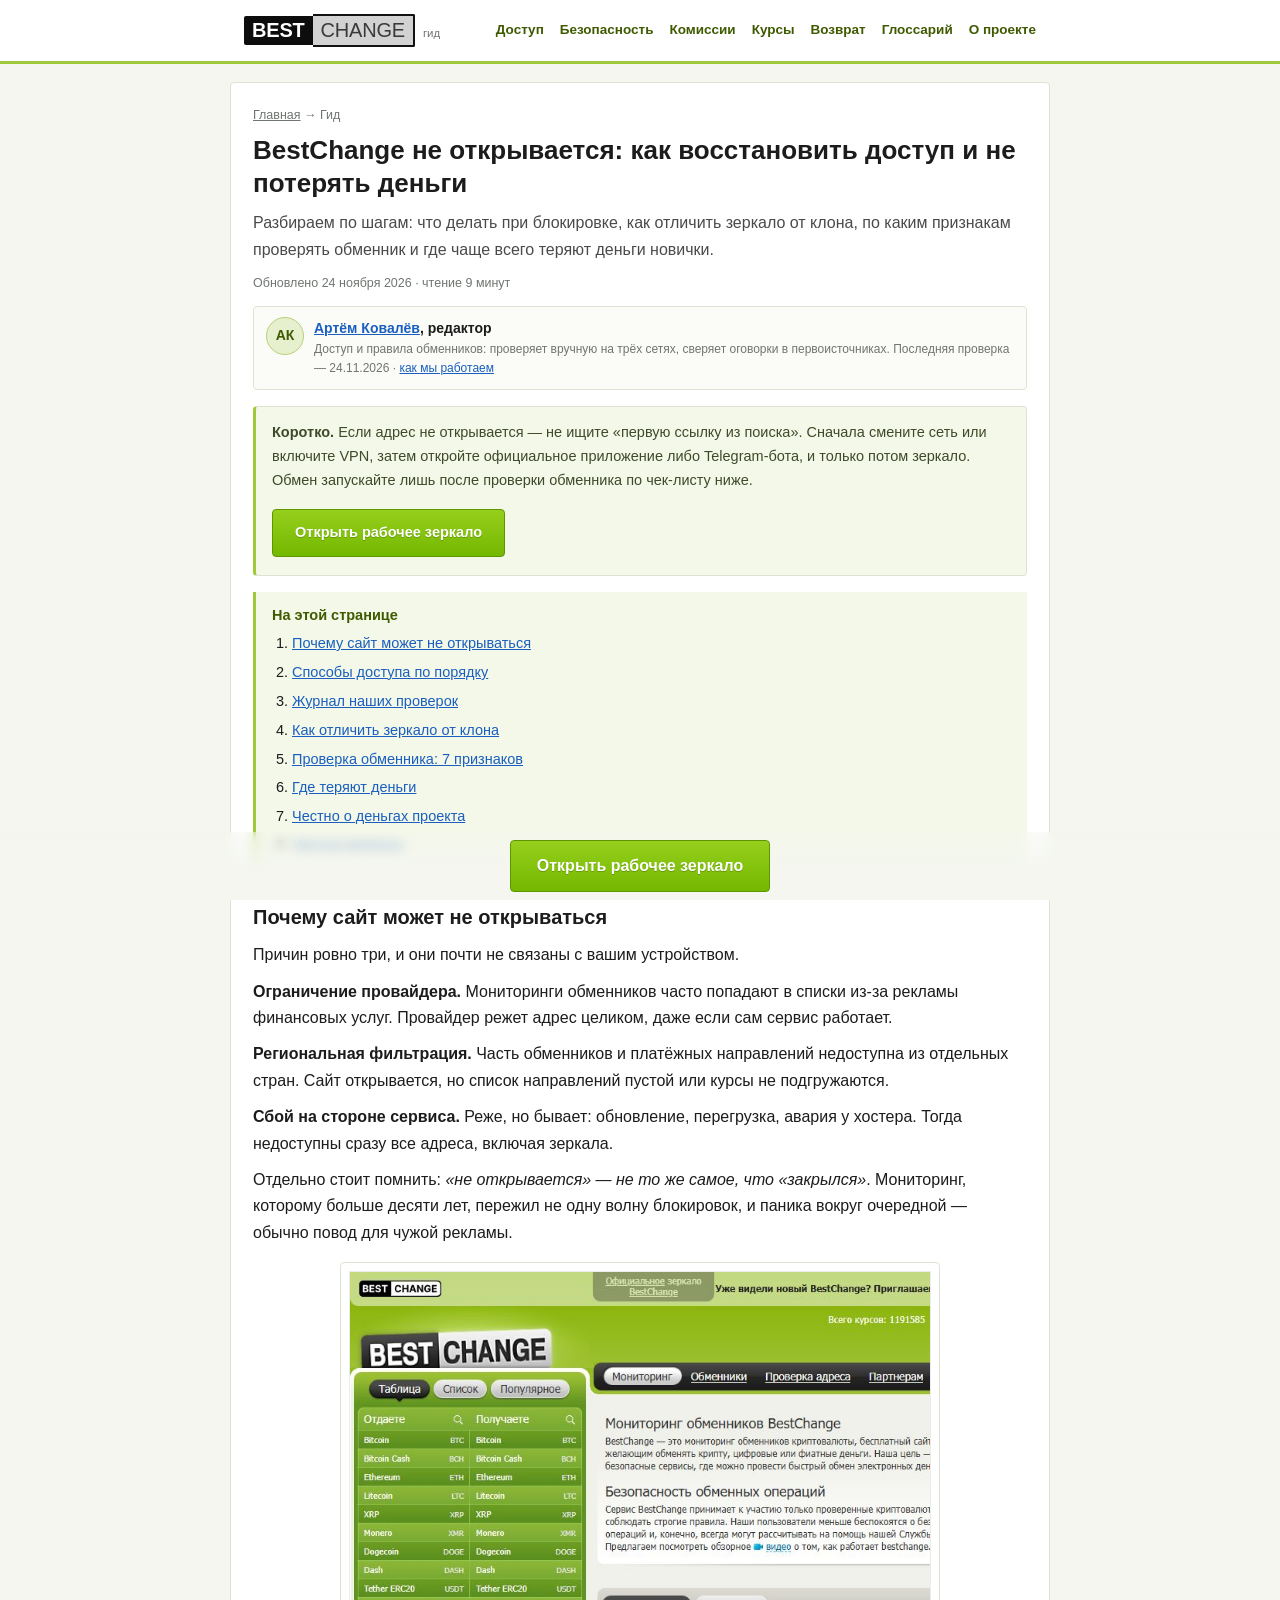
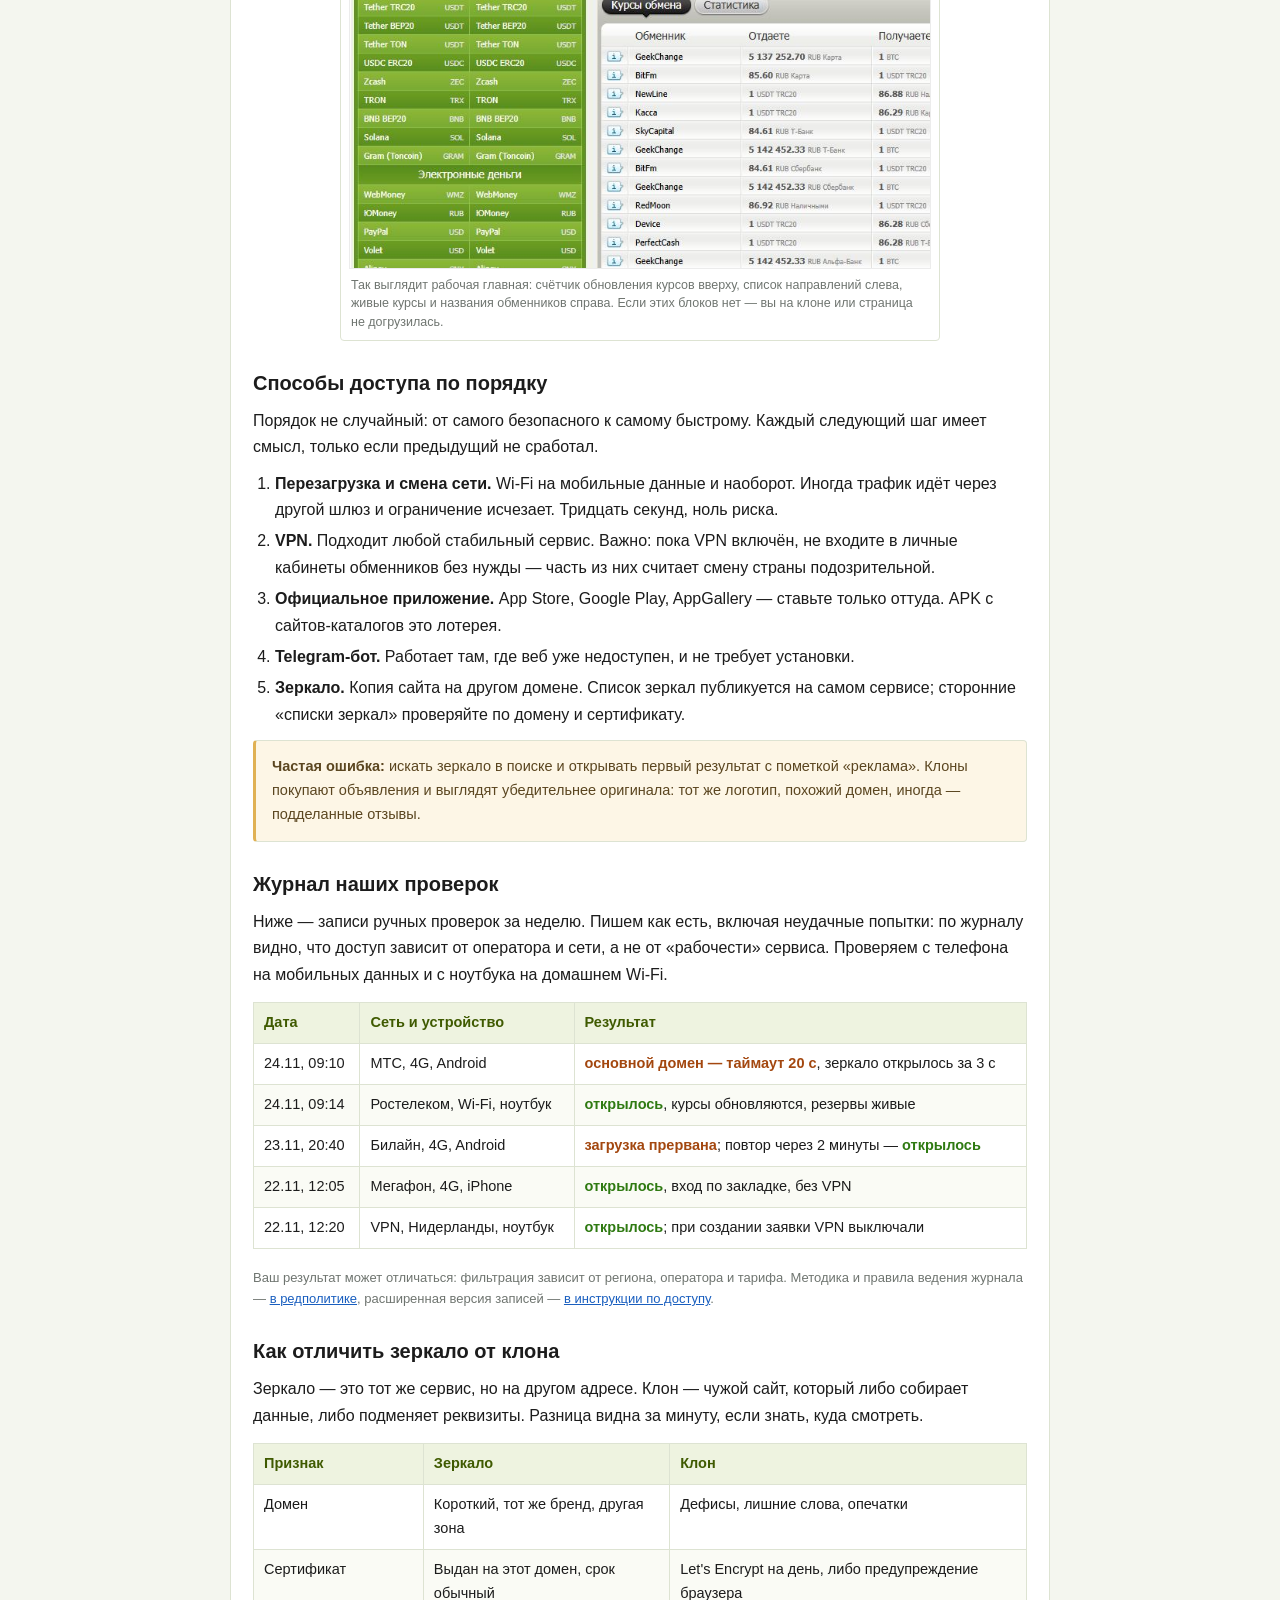
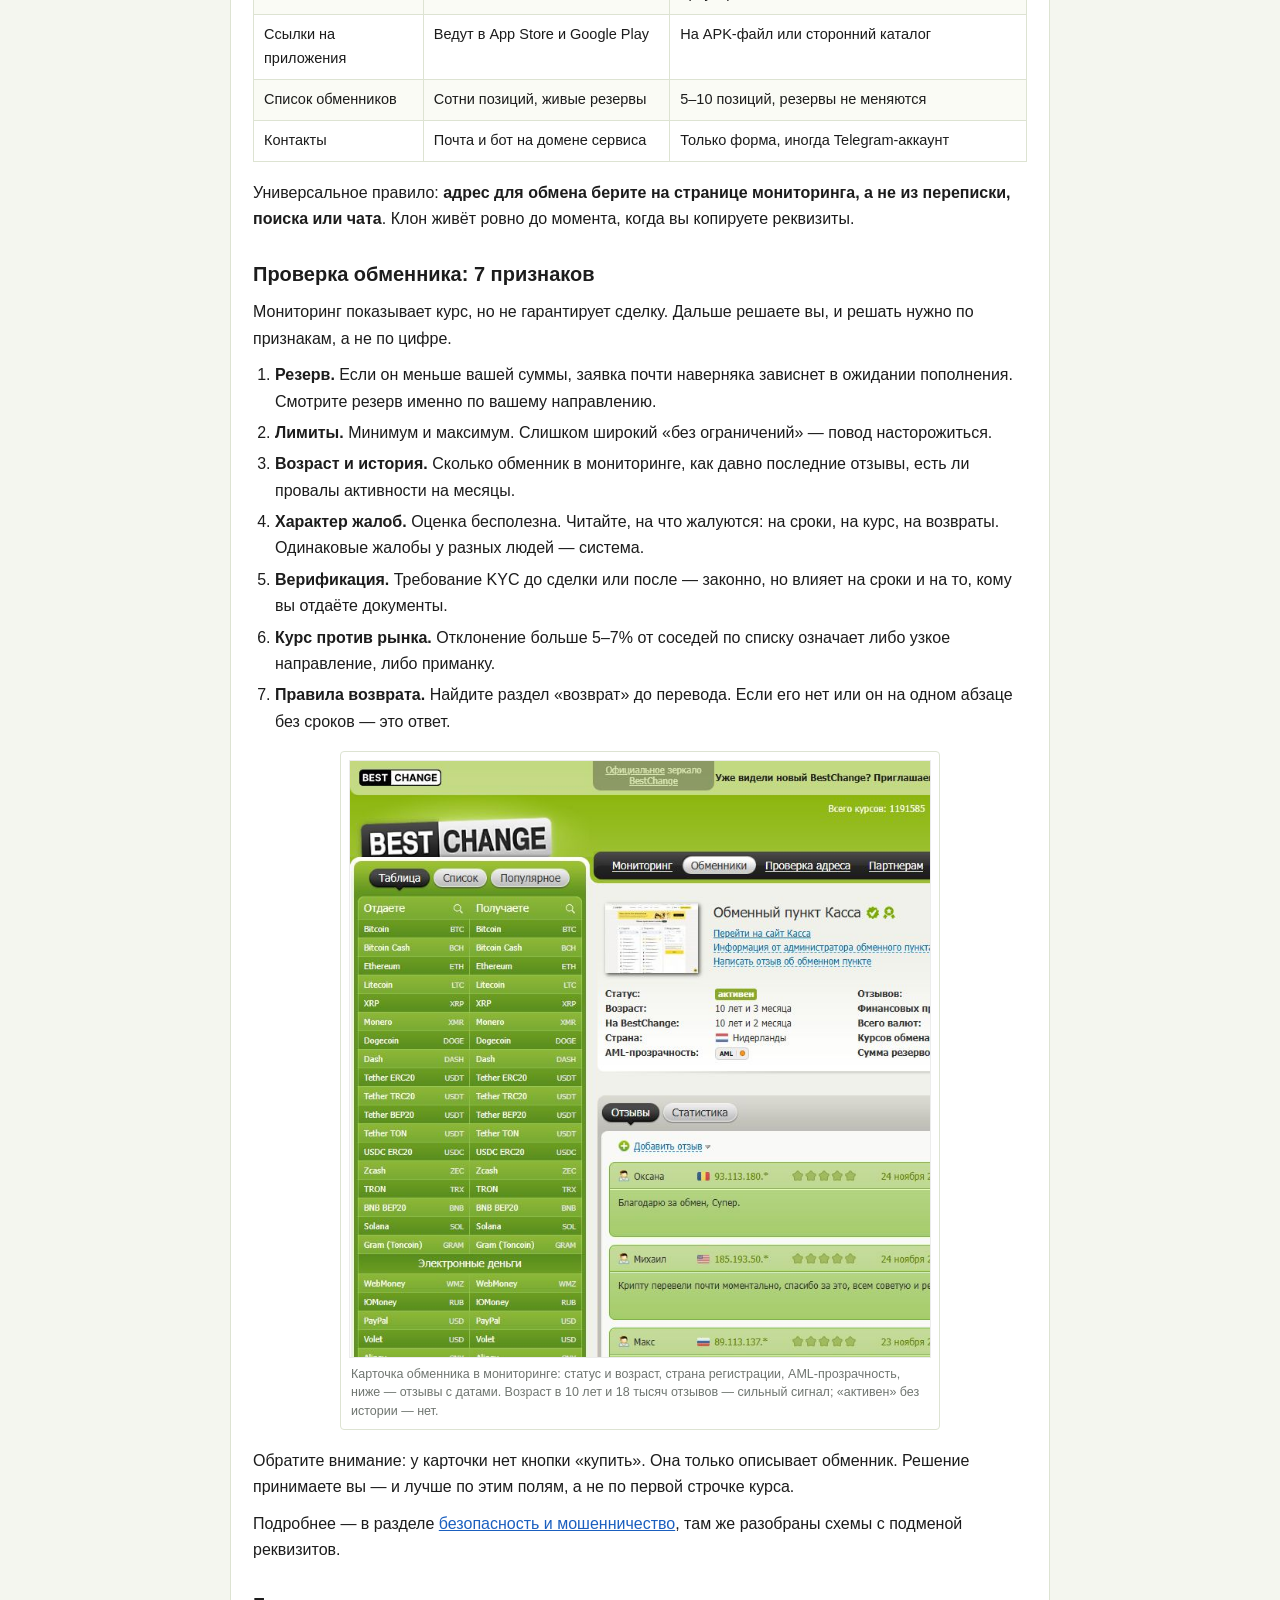
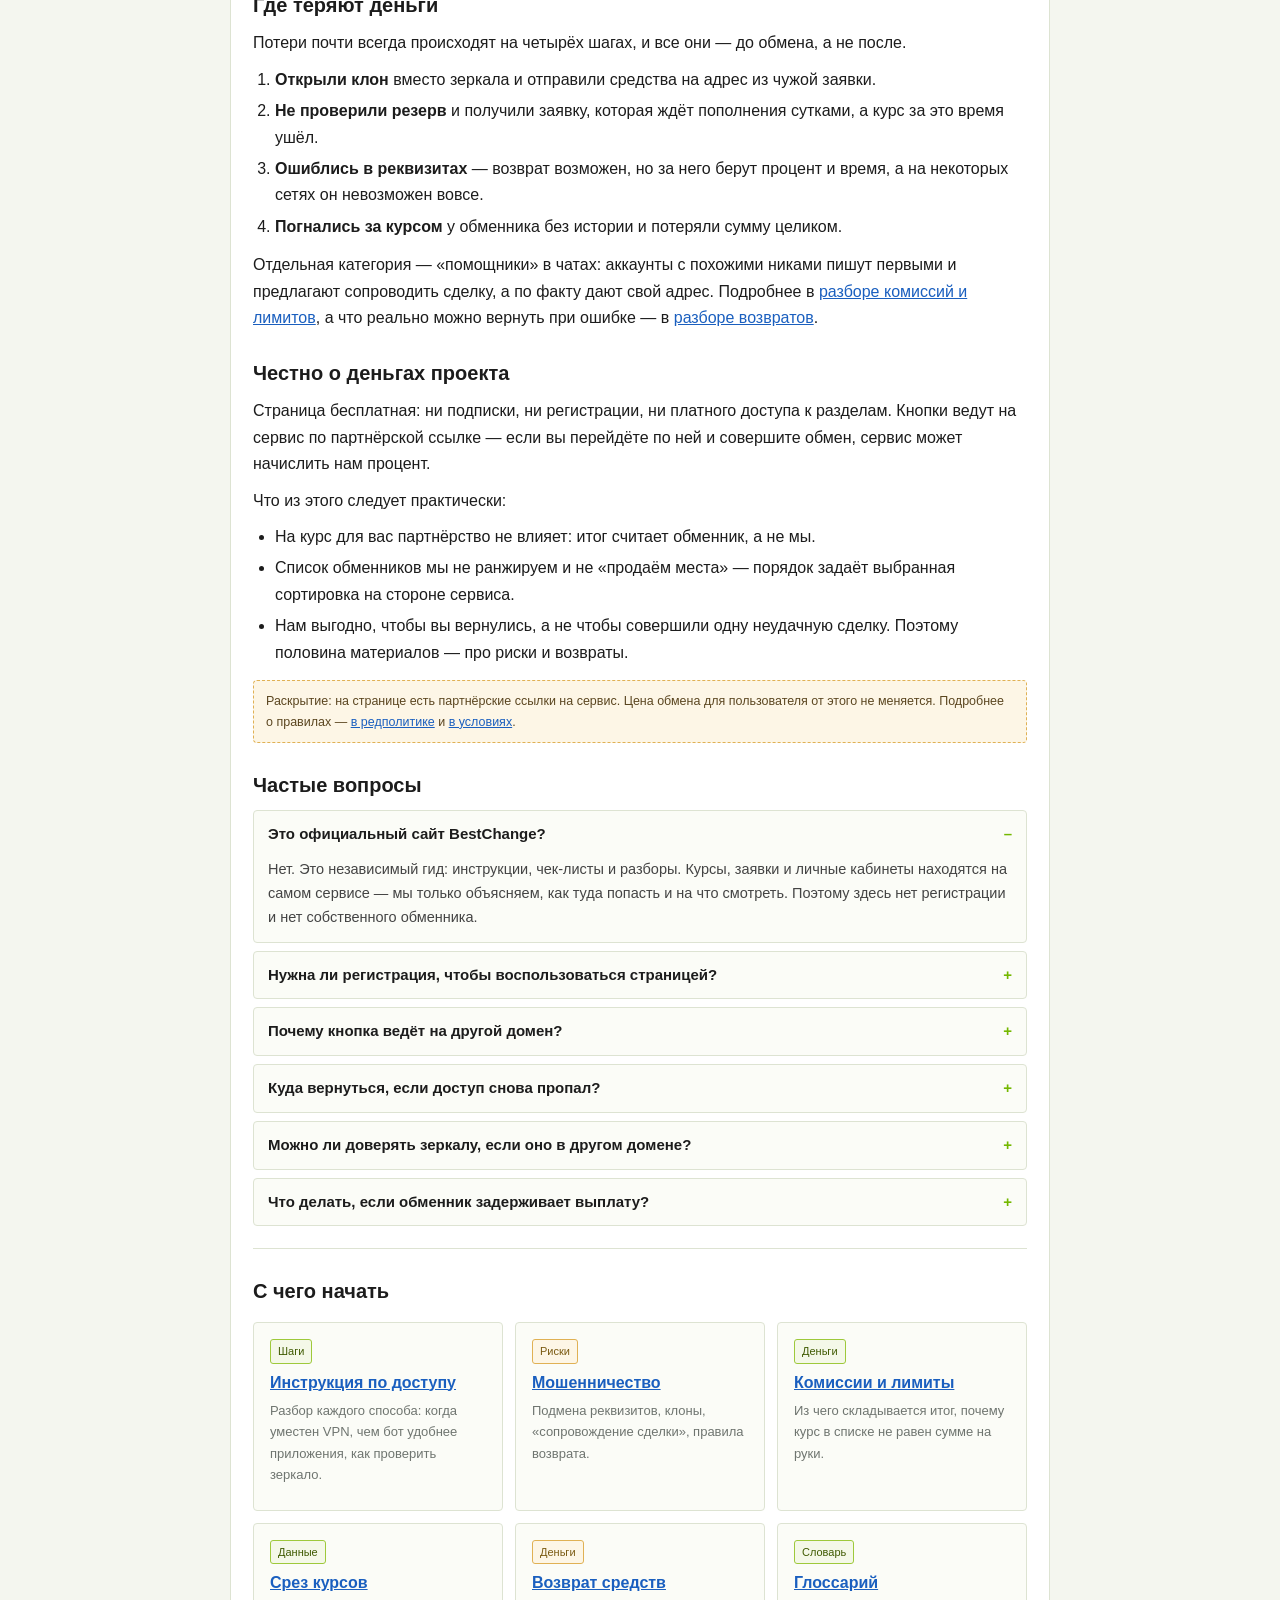
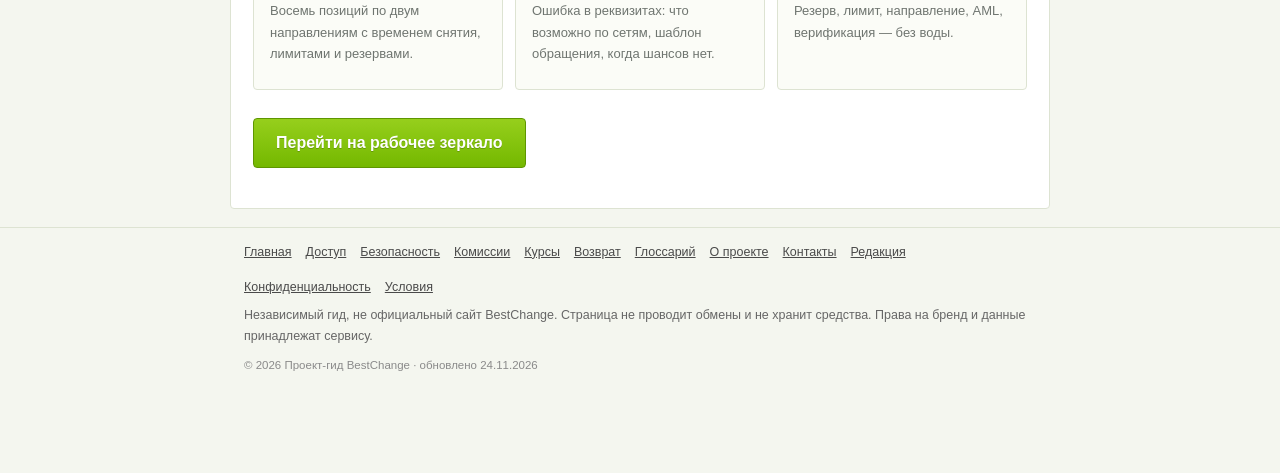
<file: index.html>
<!doctype html>
<html lang="ru">
<head>
<meta charset="utf-8">
<meta name="viewport" content="width=device-width,initial-scale=1">
<title>BestChange не открывается: инструкция, проверка обменников, глоссарий</title>
<meta name="description" content="Что делать, если BestChange не открывается: пошаговые способы доступа, проверка обменника перед обменом, разбор комиссий и лимитов, глоссарий и ответы на частые вопросы.">
<meta name="robots" content="index,follow">
<link rel="canonical" href="https://bestchange-ru.github.io/">
<link rel="icon" href="/favicon.svg" type="image/svg+xml">
<link rel="stylesheet" href="/style.css">
<meta property="og:type" content="website">
<meta property="og:title" content="BestChange не открывается — что делать">
<meta property="og:description" content="Способы восстановить доступ, чек-лист проверки обменника, разбор комиссий, глоссарий и FAQ.">
<meta property="og:url" content="https://bestchange-ru.github.io/">
<script type="application/ld+json">
{"@context":"https://schema.org","@type":"WebSite","name":"BestChange — гид по доступу и обмену","url":"https://bestchange-ru.github.io/","inLanguage":"ru","dateModified":"2026-11-24","publisher":{"@type":"Organization","@id":"https://bestchange-ru.github.io/#org","name":"Проект-гид BestChange","url":"https://bestchange-ru.github.io/","email":"support@seedscan.top","logo":"https://bestchange-ru.github.io/favicon.svg"}}
</script>
<script type="application/ld+json">
{"@context":"https://schema.org","@type":"Article","headline":"BestChange не открывается: как восстановить доступ и не потерять деньги","description":"Пошаговый порядок доступа, проверка обменника, разбор потерь и частые вопросы.","inLanguage":"ru","datePublished":"2026-11-19","dateModified":"2026-11-24","author":{"@type":"Person","name":"Артём Ковалёв","jobTitle":"редактор","url":"https://bestchange-ru.github.io/about.html#author"},"publisher":{"@type":"Organization","@id":"https://bestchange-ru.github.io/#org","name":"Проект-гид BestChange"},"image":["https://bestchange-ru.github.io/shot-monitor.jpg"],"mainEntityOfPage":{"@type":"WebPage","@id":"https://bestchange-ru.github.io/"}}
</script>
<script type="application/ld+json">
{"@context":"https://schema.org","@type":"BreadcrumbList","itemListElement":[{"@type":"ListItem","position":1,"name":"Главная","item":"https://bestchange-ru.github.io/"},{"@type":"ListItem","position":2,"name":"Гид по доступу","item":"https://bestchange-ru.github.io/guide.html"}]}
</script>
<script type="application/ld+json">
{"@context":"https://schema.org","@type":"FAQPage","inLanguage":"ru","mainEntity":[
{"@type":"Question","name":"Это официальный сайт BestChange?","acceptedAnswer":{"@type":"Answer","text":"Нет. Это независимый гид: инструкции, чек-листы и разборы. Курсы, заявки и личные кабинеты находятся на самом сервисе — мы только объясняем, как туда попасть и на что смотреть. Поэтому здесь нет регистрации и нет собственного обменника."}},
{"@type":"Question","name":"Нужна ли регистрация, чтобы воспользоваться страницей?","acceptedAnswer":{"@type":"Answer","text":"Нет. Ни аккаунта, ни установки, ни привязки кошелька. Достаточно открыть материал и перейти по ссылке. Данные не собираются, кроме технической статистики и cookie для оформления."}},
{"@type":"Question","name":"Почему кнопка ведёт на другой домен?","acceptedAnswer":{"@type":"Answer","text":"Потому что мониторинг и обмены живут на стороне сервиса. Мы не дублируем курсы, чтобы они не устаревали: страница объясняет шаги, а актуальные цифры всегда открываются на первоисточнике."}},
{"@type":"Question","name":"Куда вернуться, если доступ снова пропал?","acceptedAnswer":{"@type":"Answer","text":"Сюда же — адрес постоянный. Добавьте страницу в закладки заранее: когда провайдер режет домены, поиск тоже начинает выдавать клоны, а закладка ведёт на тот адрес, который вы проверили сами."}},
{"@type":"Question","name":"Можно ли доверять зеркалу, если оно в другом домене?","acceptedAnswer":{"@type":"Answer","text":"Да, если предыдущее звено проверено и адрес зеркала взято с самого сервиса. Опасен не другой домен как таковой, а переход по адресу из непроверенного источника."}},
{"@type":"Question","name":"Что делать, если обменник задерживает выплату?","acceptedAnswer":{"@type":"Answer","text":"Открыть заявку по номеру, а не переписку с «менеджером». Сроки и правила возврата указаны на странице обменника. Параллельно — отзыв в мониторинге: у крупных площадок модерация реально ускоряет ответ."}}
]}
</script>
</head>
<body class="has-sticky">
<header class="site"><div class="wrap">
  <a class="brand" href="/"><b>BEST</b><i>CHANGE</i><span class="tail">гид</span></a>
  <nav class="top">
    <a href="/guide.html">Доступ</a>
    <a href="/security.html">Безопасность</a>
    <a href="/fees.html">Комиссии</a><a href="/rates.html">Курсы</a><a href="/returns.html">Возврат</a>
    <a href="/glossary.html">Глоссарий</a>
    <a href="/about.html">О проекте</a>
  </nav>
</div></header>

<main class="wrap">
<p class="crumbs"><a href="/">Главная</a> → Гид</p>
<h1>BestChange не открывается: как восстановить доступ и не потерять деньги</h1>
<p class="lead">Разбираем по шагам: что делать при блокировке, как отличить зеркало от клона, по каким признакам проверять обменник и где чаще всего теряют деньги новички.</p>
<p class="meta">Обновлено 24 ноября 2026 · чтение 9 минут</p>

<div class="byline">
  <div class="avatar" aria-hidden="true">АК</div>
  <div>
    <p class="n"><a href="/about.html#author">Артём Ковалёв</a>, редактор</p>
    <p class="m">Доступ и правила обменников: проверяет вручную на трёх сетях, сверяет оговорки в первоисточниках. Последняя проверка — 24.11.2026 · <a href="/editorial.html">как мы работаем</a></p>
  </div>
</div>

<div class="card note">
  <p><strong>Коротко.</strong> Если адрес не открывается — не ищите «первую ссылку из поиска». Сначала смените сеть или включите VPN, затем откройте официальное приложение либо Telegram-бота, и только потом зеркало. Обмен запускайте лишь после проверки обменника по чек-листу ниже.</p>
  <p style="margin:0"><a class="btn" href="https://www.bestchange.net/" rel="noopener">Открыть рабочее зеркало</a></p>
</div>

<div class="toc">
  <strong>На этой странице</strong>
  <ol>
    <li><a href="#why">Почему сайт может не открываться</a></li>
    <li><a href="#steps">Способы доступа по порядку</a></li>
    <li><a href="#checks">Журнал наших проверок</a></li>
    <li><a href="#mirror">Как отличить зеркало от клона</a></li>
    <li><a href="#check">Проверка обменника: 7 признаков</a></li>
    <li><a href="#money">Где теряют деньги</a></li>
    <li><a href="#money-2">Честно о деньгах проекта</a></li>
    <li><a href="#faq">Частые вопросы</a></li>
  </ol>
</div>

<h2 id="why">Почему сайт может не открываться</h2>
<p>Причин ровно три, и они почти не связаны с вашим устройством.</p>
<p><strong>Ограничение провайдера.</strong> Мониторинги обменников часто попадают в списки из-за рекламы финансовых услуг. Провайдер режет адрес целиком, даже если сам сервис работает.</p>
<p><strong>Региональная фильтрация.</strong> Часть обменников и платёжных направлений недоступна из отдельных стран. Сайт открывается, но список направлений пустой или курсы не подгружаются.</p>
<p><strong>Сбой на стороне сервиса.</strong> Реже, но бывает: обновление, перегрузка, авария у хостера. Тогда недоступны сразу все адреса, включая зеркала.</p>
<p>Отдельно стоит помнить: <em>«не открывается» — не то же самое, что «закрылся»</em>. Мониторинг, которому больше десяти лет, пережил не одну волну блокировок, и паника вокруг очередной — обычно повод для чужой рекламы.</p>

<figure class="shot">
  <img src="/shot-monitor.jpg" width="752" height="768" loading="lazy" alt="Главная страница мониторинга: слева список направлений обмена, справа таблица курсов с названиями обменников, сверху счётчик обновления курсов">
  <figcaption>Так выглядит рабочая главная: счётчик обновления курсов вверху, список направлений слева, живые курсы и названия обменников справа. Если этих блоков нет — вы на клоне или страница не догрузилась.</figcaption>
</figure>

<h2 id="steps">Способы доступа по порядку</h2>
<p>Порядок не случайный: от самого безопасного к самому быстрому. Каждый следующий шаг имеет смысл, только если предыдущий не сработал.</p>
<ol>
  <li><strong>Перезагрузка и смена сети.</strong> Wi-Fi на мобильные данные и наоборот. Иногда трафик идёт через другой шлюз и ограничение исчезает. Тридцать секунд, ноль риска.</li>
  <li><strong>VPN.</strong> Подходит любой стабильный сервис. Важно: пока VPN включён, не входите в личные кабинеты обменников без нужды — часть из них считает смену страны подозрительной.</li>
  <li><strong>Официальное приложение.</strong> App Store, Google Play, AppGallery — ставьте только оттуда. APK с сайтов-каталогов это лотерея.</li>
  <li><strong>Telegram-бот.</strong> Работает там, где веб уже недоступен, и не требует установки.</li>
  <li><strong>Зеркало.</strong> Копия сайта на другом домене. Список зеркал публикуется на самом сервисе; сторонние «списки зеркал» проверяйте по домену и сертификату.</li>
</ol>
<div class="card warn">
  <p style="margin:0"><strong>Частая ошибка:</strong> искать зеркало в поиске и открывать первый результат с пометкой «реклама». Клоны покупают объявления и выглядят убедительнее оригинала: тот же логотип, похожий домен, иногда — подделанные отзывы.</p>
</div>

<h2 id="checks">Журнал наших проверок</h2>
<p>Ниже — записи ручных проверок за неделю. Пишем как есть, включая неудачные попытки: по журналу видно, что доступ зависит от оператора и сети, а не от «рабочести» сервиса. Проверяем с телефона на мобильных данных и с ноутбука на домашнем Wi-Fi.</p>
<table class="log">
  <thead><tr><th>Дата</th><th>Сеть и устройство</th><th>Результат</th></tr></thead>
  <tbody>
    <tr><td>24.11, 09:10</td><td>МТС, 4G, Android</td><td><span class="bad">основной домен — таймаут 20 с</span>, зеркало открылось за 3 с</td></tr>
    <tr><td>24.11, 09:14</td><td>Ростелеком, Wi-Fi, ноутбук</td><td><span class="ok">открылось</span>, курсы обновляются, резервы живые</td></tr>
    <tr><td>23.11, 20:40</td><td>Билайн, 4G, Android</td><td><span class="bad">загрузка прервана</span>; повтор через 2 минуты — <span class="ok">открылось</span></td></tr>
    <tr><td>22.11, 12:05</td><td>Мегафон, 4G, iPhone</td><td><span class="ok">открылось</span>, вход по закладке, без VPN</td></tr>
    <tr><td>22.11, 12:20</td><td>VPN, Нидерланды, ноутбук</td><td><span class="ok">открылось</span>; при создании заявки VPN выключали</td></tr>
  </tbody>
</table>
<p class="small muted">Ваш результат может отличаться: фильтрация зависит от региона, оператора и тарифа. Методика и правила ведения журнала — <a href="/editorial.html#checks">в редполитике</a>, расширенная версия записей — <a href="/guide.html#checks">в инструкции по доступу</a>.</p>

<h2 id="mirror">Как отличить зеркало от клона</h2>
<p>Зеркало — это тот же сервис, но на другом адресе. Клон — чужой сайт, который либо собирает данные, либо подменяет реквизиты. Разница видна за минуту, если знать, куда смотреть.</p>
<table>
  <thead><tr><th>Признак</th><th>Зеркало</th><th>Клон</th></tr></thead>
  <tbody>
    <tr><td>Домен</td><td>Короткий, тот же бренд, другая зона</td><td>Дефисы, лишние слова, опечатки</td></tr>
    <tr><td>Сертификат</td><td>Выдан на этот домен, срок обычный</td><td>Let's Encrypt на день, либо предупреждение браузера</td></tr>
    <tr><td>Ссылки на приложения</td><td>Ведут в App Store и Google Play</td><td>На APK-файл или сторонний каталог</td></tr>
    <tr><td>Список обменников</td><td>Сотни позиций, живые резервы</td><td>5–10 позиций, резервы не меняются</td></tr>
    <tr><td>Контакты</td><td>Почта и бот на домене сервиса</td><td>Только форма, иногда Telegram-аккаунт</td></tr>
  </tbody>
</table>
<p>Универсальное правило: <strong>адрес для обмена берите на странице мониторинга, а не из переписки, поиска или чата</strong>. Клон живёт ровно до момента, когда вы копируете реквизиты.</p>

<h2 id="check">Проверка обменника: 7 признаков</h2>
<p>Мониторинг показывает курс, но не гарантирует сделку. Дальше решаете вы, и решать нужно по признакам, а не по цифре.</p>
<ol>
  <li><strong>Резерв.</strong> Если он меньше вашей суммы, заявка почти наверняка зависнет в ожидании пополнения. Смотрите резерв именно по вашему направлению.</li>
  <li><strong>Лимиты.</strong> Минимум и максимум. Слишком широкий «без ограничений» — повод насторожиться.</li>
  <li><strong>Возраст и история.</strong> Сколько обменник в мониторинге, как давно последние отзывы, есть ли провалы активности на месяцы.</li>
  <li><strong>Характер жалоб.</strong> Оценка бесполезна. Читайте, на что жалуются: на сроки, на курс, на возвраты. Одинаковые жалобы у разных людей — система.</li>
  <li><strong>Верификация.</strong> Требование KYC до сделки или после — законно, но влияет на сроки и на то, кому вы отдаёте документы.</li>
  <li><strong>Курс против рынка.</strong> Отклонение больше 5–7% от соседей по списку означает либо узкое направление, либо приманку.</li>
  <li><strong>Правила возврата.</strong> Найдите раздел «возврат» до перевода. Если его нет или он на одном абзаце без сроков — это ответ.</li>
</ol>
<figure class="shot">
  <img src="/shot-card.jpg" width="752" height="768" loading="lazy" alt="Карточка обменника: статус «активен», возраст 10 лет и 3 месяца, страна, уровень AML-прозрачности, отзывы с датами и оценками">
  <figcaption>Карточка обменника в мониторинге: статус и возраст, страна регистрации, AML-прозрачность, ниже — отзывы с датами. Возраст в 10 лет и 18 тысяч отзывов — сильный сигнал; «активен» без истории — нет.</figcaption>
</figure>
<p>Обратите внимание: у карточки нет кнопки «купить». Она только описывает обменник. Решение принимаете вы — и лучше по этим полям, а не по первой строчке курса.</p>
<p>Подробнее — в разделе <a href="/security.html">безопасность и мошенничество</a>, там же разобраны схемы с подменой реквизитов.</p>

<h2 id="money">Где теряют деньги</h2>
<p>Потери почти всегда происходят на четырёх шагах, и все они — до обмена, а не после.</p>
<ol>
  <li><strong>Открыли клон</strong> вместо зеркала и отправили средства на адрес из чужой заявки.</li>
  <li><strong>Не проверили резерв</strong> и получили заявку, которая ждёт пополнения сутками, а курс за это время ушёл.</li>
  <li><strong>Ошиблись в реквизитах</strong> — возврат возможен, но за него берут процент и время, а на некоторых сетях он невозможен вовсе.</li>
  <li><strong>Погнались за курсом</strong> у обменника без истории и потеряли сумму целиком.</li>
</ol>
<p>Отдельная категория — «помощники» в чатах: аккаунты с похожими никами пишут первыми и предлагают сопроводить сделку, а по факту дают свой адрес. Подробнее в <a href="/fees.html">разборе комиссий и лимитов</a>, а что реально можно вернуть при ошибке — в <a href="/returns.html">разборе возвратов</a>.</p>

<h2 id="money-2">Честно о деньгах проекта</h2>
<p>Страница бесплатная: ни подписки, ни регистрации, ни платного доступа к разделам. Кнопки ведут на сервис по партнёрской ссылке — если вы перейдёте по ней и совершите обмен, сервис может начислить нам процент.</p>
<p>Что из этого следует практически:</p>
<ul>
<li>На курс для вас партнёрство не влияет: итог считает обменник, а не мы.</li>
<li>Список обменников мы не ранжируем и не «продаём места» — порядок задаёт выбранная сортировка на стороне сервиса.</li>
<li>Нам выгодно, чтобы вы вернулись, а не чтобы совершили одну неудачную сделку. Поэтому половина материалов — про риски и возвраты.</li>
</ul>
<div class="disclosure">Раскрытие: на странице есть партнёрские ссылки на сервис. Цена обмена для пользователя от этого не меняется. Подробнее о правилах — <a href="/editorial.html#money">в редполитике</a> и <a href="/terms.html">в условиях</a>.</div>

<h2 id="faq">Частые вопросы</h2>
<details open><summary>Это официальный сайт BestChange?</summary><p>Нет. Это независимый гид: инструкции, чек-листы и разборы. Курсы, заявки и личные кабинеты находятся на самом сервисе — мы только объясняем, как туда попасть и на что смотреть. Поэтому здесь нет регистрации и нет собственного обменника.</p></details>
<details><summary>Нужна ли регистрация, чтобы воспользоваться страницей?</summary><p>Нет. Ни аккаунта, ни установки, ни привязки кошелька. Достаточно открыть материал и перейти по ссылке. Данные не собираются, кроме технической статистики и cookie для оформления.</p></details>
<details><summary>Почему кнопка ведёт на другой домен?</summary><p>Потому что мониторинг и обмены живут на стороне сервиса. Мы не дублируем курсы, чтобы они не устаревали: страница объясняет шаги, а актуальные цифры всегда открываются на первоисточнике.</p></details>
<details><summary>Куда вернуться, если доступ снова пропал?</summary><p>Сюда же — адрес постоянный. Добавьте страницу в закладки заранее: когда провайдер режет домены, поиск тоже начинает выдавать клоны, а закладка ведёт на тот адрес, который вы проверили сами.</p></details>
<details><summary>Можно ли доверять зеркалу, если оно в другом домене?</summary><p>Да, если предыдущее звено проверено и адрес зеркала взято с самого сервиса. Опасен не другой домен как таковой, а переход по адресу из непроверенного источника.</p></details>
<details><summary>Что делать, если обменник задерживает выплату?</summary><p>Открыть заявку по номеру, а не переписку с «менеджером». Сроки и правила возврата указаны на странице обменника. Параллельно — отзыв в мониторинге: у крупных площадок модерация реально ускоряет ответ.</p></details>

<hr>
<h2>С чего начать</h2>
<div class="grid">
  <div class="card"><span class="tag">Шаги</span><h3><a href="/guide.html">Инструкция по доступу</a></h3><p class="small muted">Разбор каждого способа: когда уместен VPN, чем бот удобнее приложения, как проверить зеркало.</p></div>
  <div class="card"><span class="tag warn">Риски</span><h3><a href="/security.html">Мошенничество</a></h3><p class="small muted">Подмена реквизитов, клоны, «сопровождение сделки», правила возврата.</p></div>
  <div class="card"><span class="tag">Деньги</span><h3><a href="/fees.html">Комиссии и лимиты</a></h3><p class="small muted">Из чего складывается итог, почему курс в списке не равен сумме на руки.</p></div>
  <div class="card"><span class="tag">Данные</span><h3><a href="/rates.html">Срез курсов</a></h3><p class="small muted">Восемь позиций по двум направлениям с временем снятия, лимитами и резервами.</p></div>
  <div class="card"><span class="tag warn">Деньги</span><h3><a href="/returns.html">Возврат средств</a></h3><p class="small muted">Ошибка в реквизитах: что возможно по сетям, шаблон обращения, когда шансов нет.</p></div>
  <div class="card"><span class="tag">Словарь</span><h3><a href="/glossary.html">Глоссарий</a></h3><p class="small muted">Резерв, лимит, направление, AML, верификация — без воды.</p></div>
</div>
<p style="margin-top:22px"><a class="btn" href="https://www.bestchange.net/" rel="noopener">Перейти на рабочее зеркало</a></p>
</main>

<footer class="site"><div class="wrap">
  <div class="cols">
    <a href="/">Главная</a><a href="/guide.html">Доступ</a><a href="/security.html">Безопасность</a>
    <a href="/fees.html">Комиссии</a><a href="/rates.html">Курсы</a><a href="/returns.html">Возврат</a><a href="/glossary.html">Глоссарий</a><a href="/about.html">О проекте</a>
    <a href="/contacts.html">Контакты</a><a href="/editorial.html">Редакция</a>
    <a href="/privacy.html">Конфиденциальность</a><a href="/terms.html">Условия</a>
  </div>
  <p>Независимый гид, не официальный сайт BestChange. Страница не проводит обмены и не хранит средства. Права на бренд и данные принадлежат сервису.</p>
  <p class="small">© 2026 Проект-гид BestChange · обновлено 24.11.2026</p>
</div></footer>
<div class="sticky"><a class="btn" href="https://www.bestchange.net/" rel="noopener">Открыть рабочее зеркало</a></div>
</body>
</html>
</file>
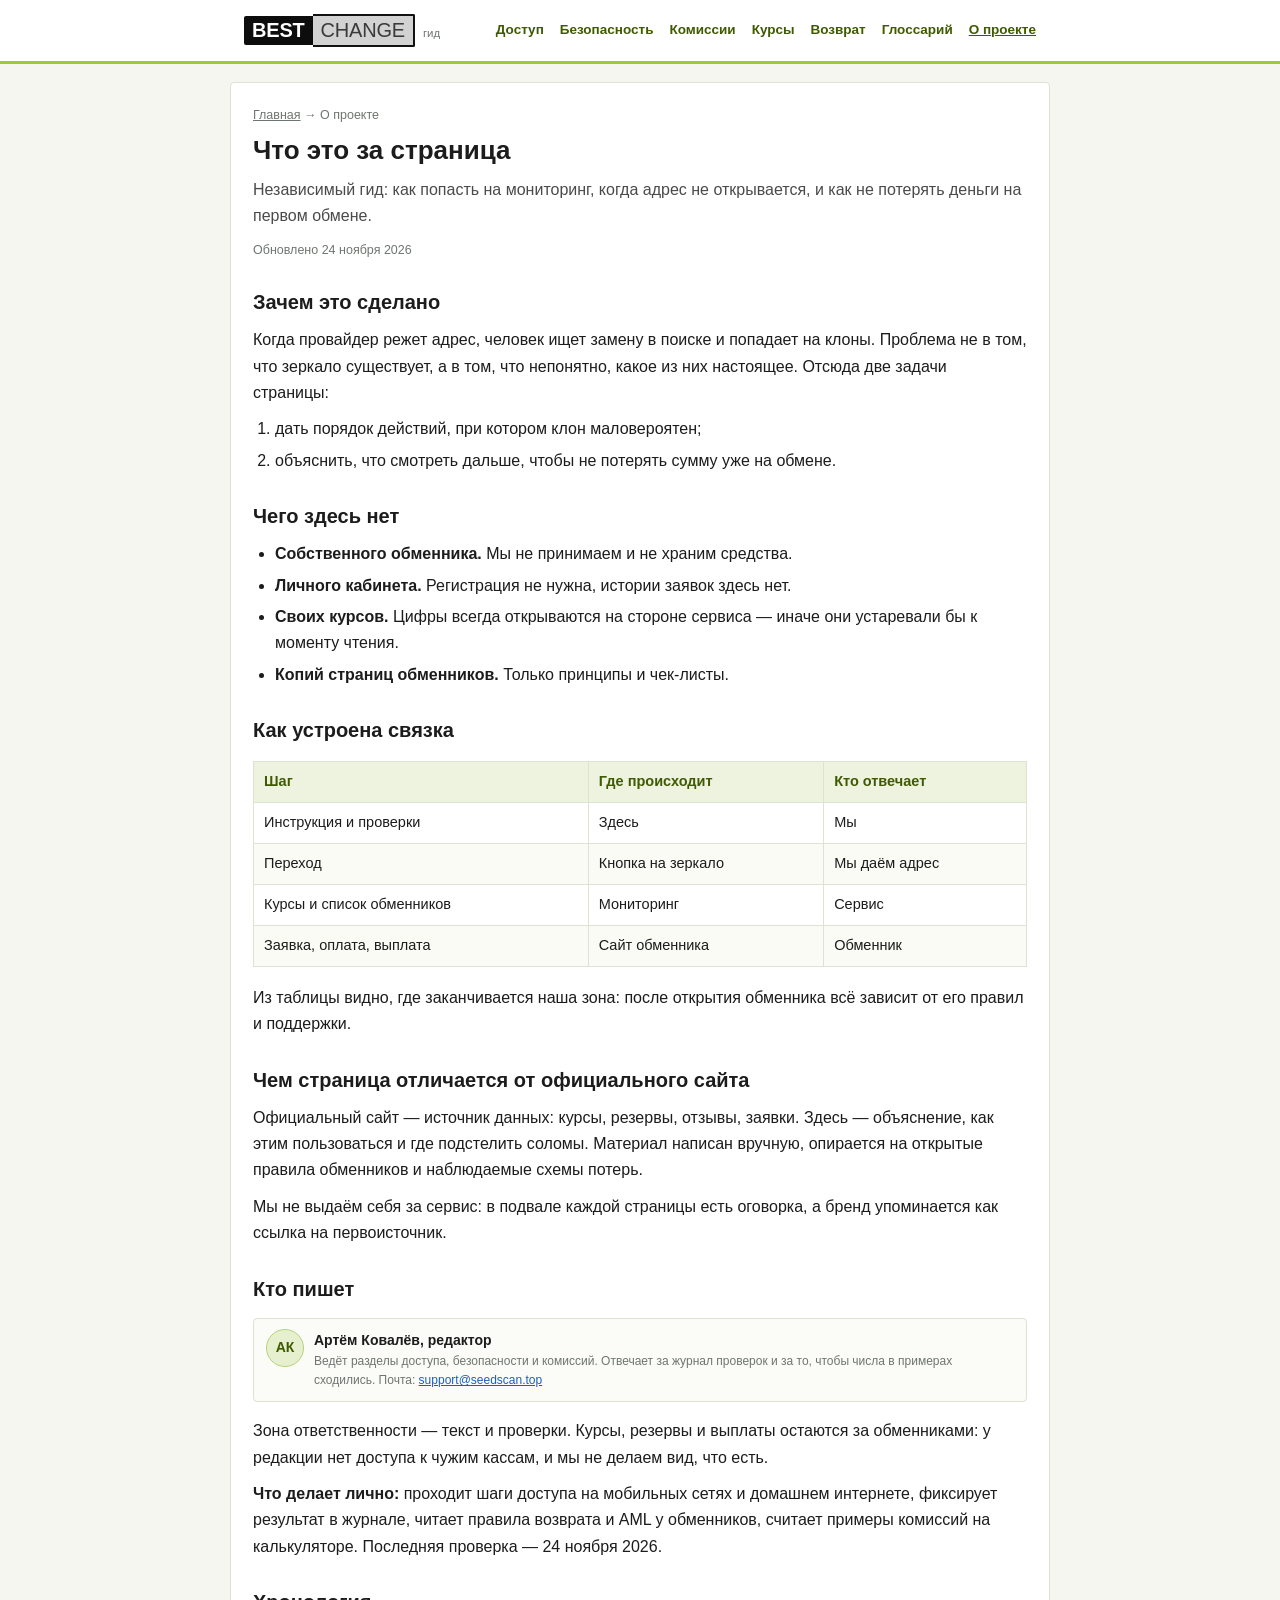
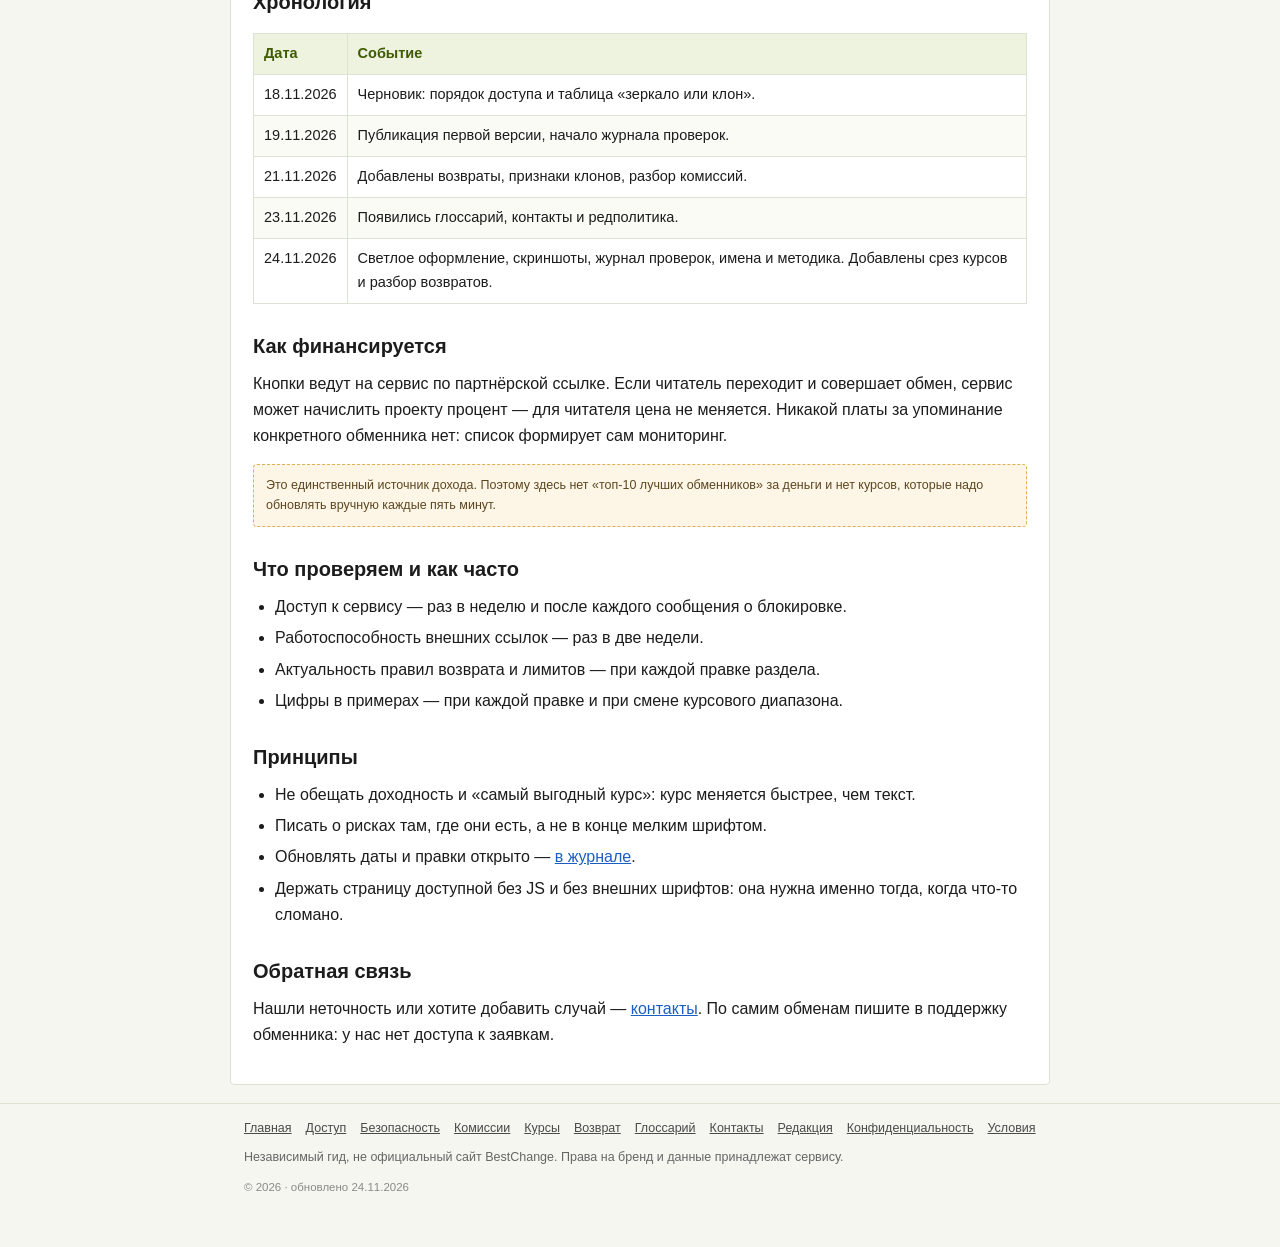
<file: about.html>
<!doctype html>
<html lang="ru">
<head>
<meta charset="utf-8">
<meta name="viewport" content="width=device-width,initial-scale=1">
<title>О проекте: что это за страница и чего здесь нет</title>
<meta name="description" content="Независимый гид по доступу к BestChange: зачем сделан, что здесь есть и чего нет, как устроена связка «страница → зеркало → обменник → заявка».">
<link rel="canonical" href="https://bestchange-ru.github.io/about.html">
<link rel="icon" href="/favicon.svg" type="image/svg+xml">
<link rel="stylesheet" href="/style.css">
<script type="application/ld+json">
{"@context":"https://schema.org","@type":"AboutPage","name":"О проекте","url":"https://bestchange-ru.github.io/about.html","inLanguage":"ru","dateModified":"2026-11-24","publisher":{"@type":"Organization","@id":"https://bestchange-ru.github.io/#org","name":"Проект-гид BestChange","url":"https://bestchange-ru.github.io/","email":"support@seedscan.top","logo":"https://bestchange-ru.github.io/favicon.svg"},"mainEntity":{"@type":"Person","@id":"https://bestchange-ru.github.io/about.html#author","name":"Артём Ковалёв","jobTitle":"редактор","worksFor":{"@type":"Organization","name":"Проект-гид BestChange"}}}
</script>
<script type="application/ld+json">
{"@context":"https://schema.org","@type":"BreadcrumbList","itemListElement":[{"@type":"ListItem","position":1,"name":"Главная","item":"https://bestchange-ru.github.io/"},{"@type":"ListItem","position":2,"name":"О проекте","item":"https://bestchange-ru.github.io/about.html"}]}
</script>
</head>
<body>
<header class="site"><div class="wrap">
  <a class="brand" href="/"><b>BEST</b><i>CHANGE</i><span class="tail">гид</span></a>
  <nav class="top">
    <a href="/guide.html">Доступ</a><a href="/security.html">Безопасность</a>
    <a href="/fees.html">Комиссии</a><a href="/rates.html">Курсы</a><a href="/returns.html">Возврат</a><a href="/glossary.html">Глоссарий</a><a href="/about.html" aria-current="page">О проекте</a>
  </nav>
</div></header>

<main class="wrap">
<p class="crumbs"><a href="/">Главная</a> → О проекте</p>
<h1>Что это за страница</h1>
<p class="lead">Независимый гид: как попасть на мониторинг, когда адрес не открывается, и как не потерять деньги на первом обмене.</p>
<p class="meta">Обновлено 24 ноября 2026</p>

<h2>Зачем это сделано</h2>
<p>Когда провайдер режет адрес, человек ищет замену в поиске и попадает на клоны. Проблема не в том, что зеркало существует, а в том, что непонятно, какое из них настоящее. Отсюда две задачи страницы:</p>
<ol>
<li>дать порядок действий, при котором клон маловероятен;</li>
<li>объяснить, что смотреть дальше, чтобы не потерять сумму уже на обмене.</li>
</ol>

<h2>Чего здесь нет</h2>
<ul>
<li><strong>Собственного обменника.</strong> Мы не принимаем и не храним средства.</li>
<li><strong>Личного кабинета.</strong> Регистрация не нужна, истории заявок здесь нет.</li>
<li><strong>Своих курсов.</strong> Цифры всегда открываются на стороне сервиса — иначе они устаревали бы к моменту чтения.</li>
<li><strong>Копий страниц обменников.</strong> Только принципы и чек-листы.</li>
</ul>

<h2>Как устроена связка</h2>
<table>
<thead><tr><th>Шаг</th><th>Где происходит</th><th>Кто отвечает</th></tr></thead>
<tbody>
<tr><td>Инструкция и проверки</td><td>Здесь</td><td>Мы</td></tr>
<tr><td>Переход</td><td>Кнопка на зеркало</td><td>Мы даём адрес</td></tr>
<tr><td>Курсы и список обменников</td><td>Мониторинг</td><td>Сервис</td></tr>
<tr><td>Заявка, оплата, выплата</td><td>Сайт обменника</td><td>Обменник</td></tr>
</tbody>
</table>
<p>Из таблицы видно, где заканчивается наша зона: после открытия обменника всё зависит от его правил и поддержки.</p>

<h2>Чем страница отличается от официального сайта</h2>
<p>Официальный сайт — источник данных: курсы, резервы, отзывы, заявки. Здесь — объяснение, как этим пользоваться и где подстелить соломы. Материал написан вручную, опирается на открытые правила обменников и наблюдаемые схемы потерь.</p>
<p>Мы не выдаём себя за сервис: в подвале каждой страницы есть оговорка, а бренд упоминается как ссылка на первоисточник.</p>

<h2 id="author">Кто пишет</h2>
<div class="byline">
  <div class="avatar" aria-hidden="true">АК</div>
  <div>
    <p class="n">Артём Ковалёв, редактор</p>
    <p class="m">Ведёт разделы доступа, безопасности и комиссий. Отвечает за журнал проверок и за то, чтобы числа в примерах сходились. Почта: <a href="mailto:support@seedscan.top">support@seedscan.top</a></p>
  </div>
</div>
<p>Зона ответственности — текст и проверки. Курсы, резервы и выплаты остаются за обменниками: у редакции нет доступа к чужим кассам, и мы не делаем вид, что есть.</p>
<p><strong>Что делает лично:</strong> проходит шаги доступа на мобильных сетях и домашнем интернете, фиксирует результат в журнале, читает правила возврата и AML у обменников, считает примеры комиссий на калькуляторе. Последняя проверка — 24 ноября 2026.</p>

<h2>Хронология</h2>
<table>
<thead><tr><th>Дата</th><th>Событие</th></tr></thead>
<tbody>
<tr><td>18.11.2026</td><td>Черновик: порядок доступа и таблица «зеркало или клон».</td></tr>
<tr><td>19.11.2026</td><td>Публикация первой версии, начало журнала проверок.</td></tr>
<tr><td>21.11.2026</td><td>Добавлены возвраты, признаки клонов, разбор комиссий.</td></tr>
<tr><td>23.11.2026</td><td>Появились глоссарий, контакты и редполитика.</td></tr>
<tr><td>24.11.2026</td><td>Светлое оформление, скриншоты, журнал проверок, имена и методика. Добавлены срез курсов и разбор возвратов.</td></tr>
</tbody>
</table>

<h2>Как финансируется</h2>
<p>Кнопки ведут на сервис по партнёрской ссылке. Если читатель переходит и совершает обмен, сервис может начислить проекту процент — для читателя цена не меняется. Никакой платы за упоминание конкретного обменника нет: список формирует сам мониторинг.</p>
<div class="disclosure">Это единственный источник дохода. Поэтому здесь нет «топ-10 лучших обменников» за деньги и нет курсов, которые надо обновлять вручную каждые пять минут.</div>

<h2>Что проверяем и как часто</h2>
<ul>
<li>Доступ к сервису — раз в неделю и после каждого сообщения о блокировке.</li>
<li>Работоспособность внешних ссылок — раз в две недели.</li>
<li>Актуальность правил возврата и лимитов — при каждой правке раздела.</li>
<li>Цифры в примерах — при каждой правке и при смене курсового диапазона.</li>
</ul>

<h2>Принципы</h2>
<ul>
<li>Не обещать доходность и «самый выгодный курс»: курс меняется быстрее, чем текст.</li>
<li>Писать о рисках там, где они есть, а не в конце мелким шрифтом.</li>
<li>Обновлять даты и правки открыто — <a href="/editorial.html">в журнале</a>.</li>
<li>Держать страницу доступной без JS и без внешних шрифтов: она нужна именно тогда, когда что-то сломано.</li>
</ul>

<h2>Обратная связь</h2>
<p>Нашли неточность или хотите добавить случай — <a href="/contacts.html">контакты</a>. По самим обменам пишите в поддержку обменника: у нас нет доступа к заявкам.</p>
</main>

<footer class="site"><div class="wrap">
  <div class="cols"><a href="/">Главная</a><a href="/guide.html">Доступ</a><a href="/security.html">Безопасность</a><a href="/fees.html">Комиссии</a><a href="/rates.html">Курсы</a><a href="/returns.html">Возврат</a><a href="/glossary.html">Глоссарий</a><a href="/contacts.html">Контакты</a><a href="/editorial.html">Редакция</a><a href="/privacy.html">Конфиденциальность</a><a href="/terms.html">Условия</a></div>
  <p>Независимый гид, не официальный сайт BestChange. Права на бренд и данные принадлежат сервису.</p>
  <p class="small">© 2026 · обновлено 24.11.2026</p>
</div></footer>
</body>
</html>
</file>
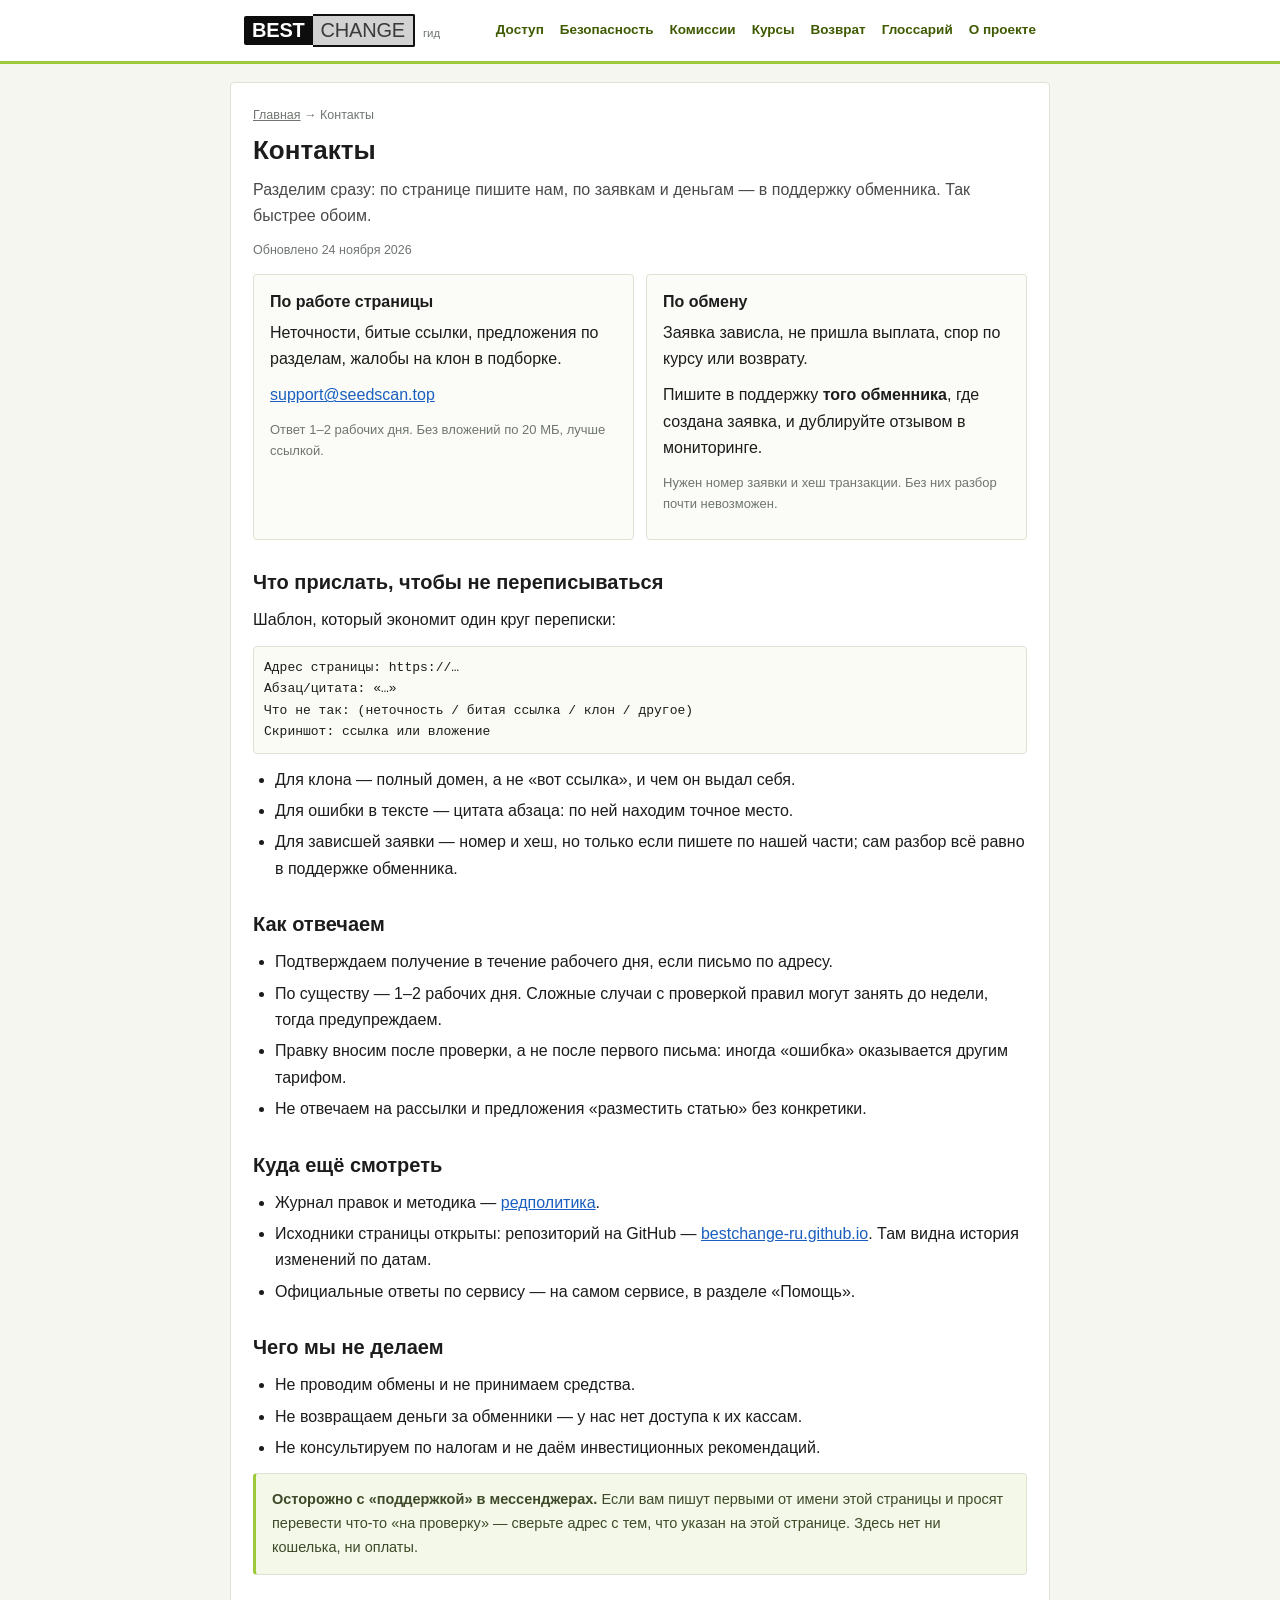
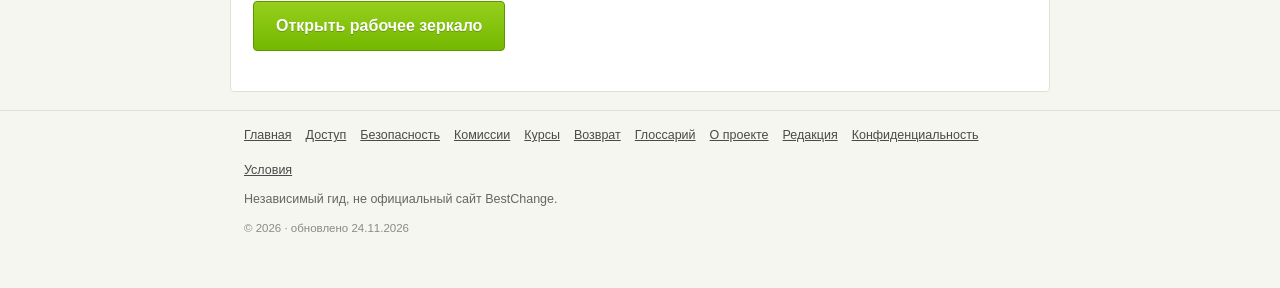
<file: contacts.html>
<!doctype html>
<html lang="ru">
<head>
<meta charset="utf-8">
<meta name="viewport" content="width=device-width,initial-scale=1">
<title>Контакты проекта</title>
<meta name="description" content="Куда писать по работе страницы и куда — по обменам: почта, Telegram, время ответа, разграничение ответственности.">
<link rel="canonical" href="https://bestchange-ru.github.io/contacts.html">
<link rel="icon" href="/favicon.svg" type="image/svg+xml">
<link rel="stylesheet" href="/style.css">
<script type="application/ld+json">
{"@context":"https://schema.org","@type":"ContactPage","url":"https://bestchange-ru.github.io/contacts.html","inLanguage":"ru","dateModified":"2026-11-24","mainEntity":{"@type":"Organization","@id":"https://bestchange-ru.github.io/#org","name":"Проект-гид BestChange","email":"support@seedscan.top","url":"https://bestchange-ru.github.io/"}}
</script>
</head>
<body>
<header class="site"><div class="wrap">
  <a class="brand" href="/"><b>BEST</b><i>CHANGE</i><span class="tail">гид</span></a>
  <nav class="top">
    <a href="/guide.html">Доступ</a><a href="/security.html">Безопасность</a>
    <a href="/fees.html">Комиссии</a><a href="/rates.html">Курсы</a><a href="/returns.html">Возврат</a><a href="/glossary.html">Глоссарий</a><a href="/about.html">О проекте</a>
  </nav>
</div></header>

<main class="wrap">
<p class="crumbs"><a href="/">Главная</a> → Контакты</p>
<h1>Контакты</h1>
<p class="lead">Разделим сразу: по странице пишите нам, по заявкам и деньгам — в поддержку обменника. Так быстрее обоим.</p>
<p class="meta">Обновлено 24 ноября 2026</p>

<div class="grid">
  <div class="card">
    <h3>По работе страницы</h3>
    <p>Неточности, битые ссылки, предложения по разделам, жалобы на клон в подборке.</p>
    <p><a href="mailto:support@seedscan.top">support@seedscan.top</a></p>
    <p class="small muted">Ответ 1–2 рабочих дня. Без вложений по 20 МБ, лучше ссылкой.</p>
  </div>
  <div class="card">
    <h3>По обмену</h3>
    <p>Заявка зависла, не пришла выплата, спор по курсу или возврату.</p>
    <p>Пишите в поддержку <strong>того обменника</strong>, где создана заявка, и дублируйте отзывом в мониторинге.</p>
    <p class="small muted">Нужен номер заявки и хеш транзакции. Без них разбор почти невозможен.</p>
  </div>
</div>

<h2>Что прислать, чтобы не переписываться</h2>
<p>Шаблон, который экономит один круг переписки:</p>
<pre style="overflow:auto;background:#fafbf5;border:1px solid var(--line);padding:10px;font-size:13px;border-radius:4px">Адрес страницы: https://…
Абзац/цитата: «…»
Что не так: (неточность / битая ссылка / клон / другое)
Скриншот: ссылка или вложение
</pre>
<ul>
<li>Для клона — полный домен, а не «вот ссылка», и чем он выдал себя.</li>
<li>Для ошибки в тексте — цитата абзаца: по ней находим точное место.</li>
<li>Для зависшей заявки — номер и хеш, но только если пишете по нашей части; сам разбор всё равно в поддержке обменника.</li>
</ul>

<h2>Как отвечаем</h2>
<ul>
<li>Подтверждаем получение в течение рабочего дня, если письмо по адресу.</li>
<li>По существу — 1–2 рабочих дня. Сложные случаи с проверкой правил могут занять до недели, тогда предупреждаем.</li>
<li>Правку вносим после проверки, а не после первого письма: иногда «ошибка» оказывается другим тарифом.</li>
<li>Не отвечаем на рассылки и предложения «разместить статью» без конкретики.</li>
</ul>

<h2>Куда ещё смотреть</h2>
<ul>
<li>Журнал правок и методика — <a href="/editorial.html">редполитика</a>.</li>
<li>Исходники страницы открыты: репозиторий на GitHub — <a href="https://github.com/bestchange-ru/bestchange-ru.github.io" rel="noopener">bestchange-ru.github.io</a>. Там видна история изменений по датам.</li>
<li>Официальные ответы по сервису — на самом сервисе, в разделе «Помощь».</li>
</ul>

<h2>Чего мы не делаем</h2>
<ul>
<li>Не проводим обмены и не принимаем средства.</li>
<li>Не возвращаем деньги за обменники — у нас нет доступа к их кассам.</li>
<li>Не консультируем по налогам и не даём инвестиционных рекомендаций.</li>
</ul>

<div class="card note"><p style="margin:0"><strong>Осторожно с «поддержкой» в мессенджерах.</strong> Если вам пишут первыми от имени этой страницы и просят перевести что-то «на проверку» — сверьте адрес с тем, что указан на этой странице. Здесь нет ни кошелька, ни оплаты.</p></div>

<p style="margin-top:20px"><a class="btn" href="https://www.bestchange.net/" rel="noopener">Открыть рабочее зеркало</a></p>
</main>

<footer class="site"><div class="wrap">
  <div class="cols"><a href="/">Главная</a><a href="/guide.html">Доступ</a><a href="/security.html">Безопасность</a><a href="/fees.html">Комиссии</a><a href="/rates.html">Курсы</a><a href="/returns.html">Возврат</a><a href="/glossary.html">Глоссарий</a><a href="/about.html">О проекте</a><a href="/editorial.html">Редакция</a><a href="/privacy.html">Конфиденциальность</a><a href="/terms.html">Условия</a></div>
  <p>Независимый гид, не официальный сайт BestChange.</p>
  <p class="small">© 2026 · обновлено 24.11.2026</p>
</div></footer>
</body>
</html>
</file>
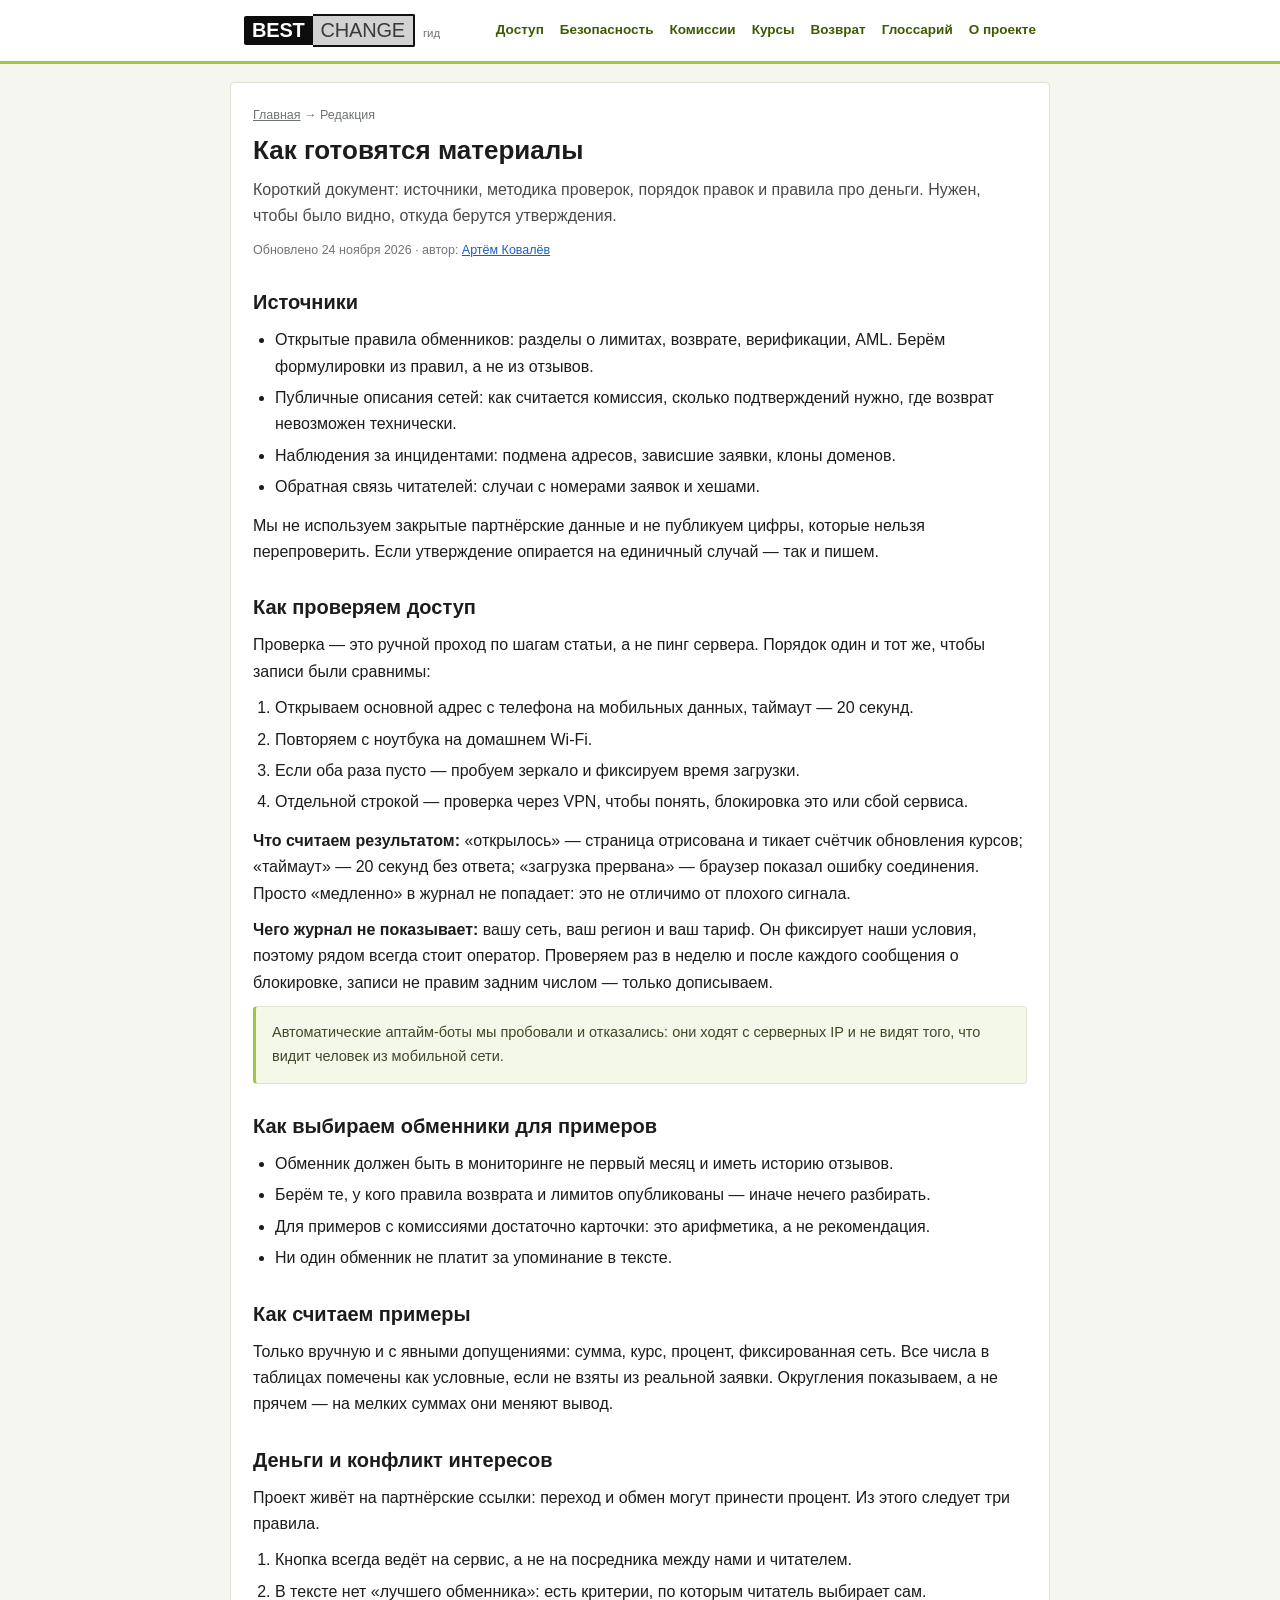
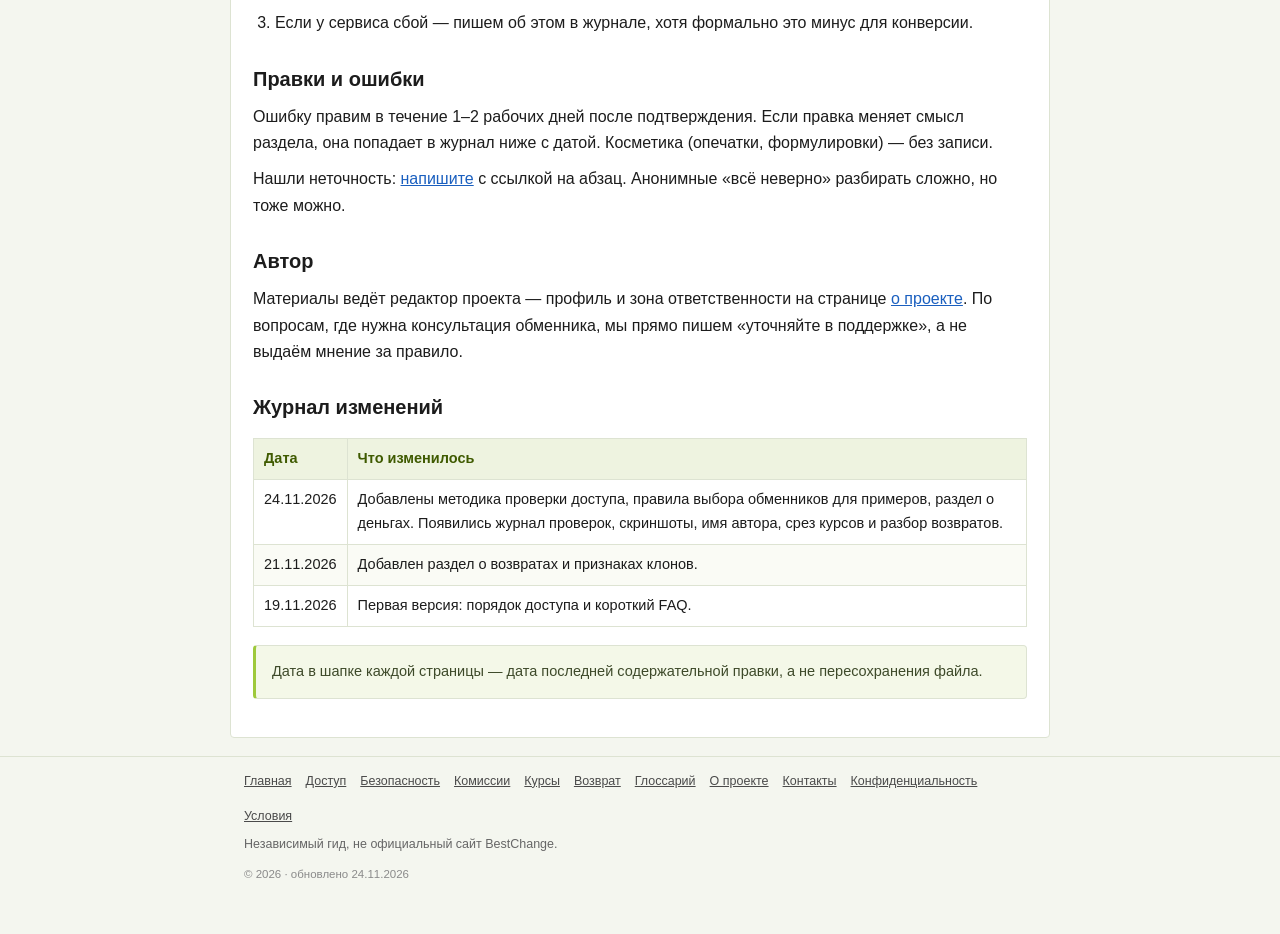
<file: editorial.html>
<!doctype html>
<html lang="ru">
<head>
<meta charset="utf-8">
<meta name="viewport" content="width=device-width,initial-scale=1">
<title>Редакционная политика и журнал изменений</title>
<meta name="description" content="Как готовятся материалы, откуда берутся факты, как правим ошибки и что менялось на страницах — журнал обновлений с датами.">
<link rel="canonical" href="https://bestchange-ru.github.io/editorial.html">
<link rel="icon" href="/favicon.svg" type="image/svg+xml">
<link rel="stylesheet" href="/style.css">
<script type="application/ld+json">
{"@context":"https://schema.org","@type":"WebPage","name":"Редакционная политика","url":"https://bestchange-ru.github.io/editorial.html","inLanguage":"ru","dateModified":"2026-11-24","author":{"@type":"Person","name":"Артём Ковалёв","url":"https://bestchange-ru.github.io/about.html#author"},"publisher":{"@type":"Organization","@id":"https://bestchange-ru.github.io/#org","name":"Проект-гид BestChange"}}
</script>
<script type="application/ld+json">
{"@context":"https://schema.org","@type":"BreadcrumbList","itemListElement":[{"@type":"ListItem","position":1,"name":"Главная","item":"https://bestchange-ru.github.io/"},{"@type":"ListItem","position":2,"name":"Редакция","item":"https://bestchange-ru.github.io/editorial.html"}]}
</script>
<body>
<header class="site"><div class="wrap">
  <a class="brand" href="/"><b>BEST</b><i>CHANGE</i><span class="tail">гид</span></a>
  <nav class="top">
    <a href="/guide.html">Доступ</a><a href="/security.html">Безопасность</a>
    <a href="/fees.html">Комиссии</a><a href="/rates.html">Курсы</a><a href="/returns.html">Возврат</a><a href="/glossary.html">Глоссарий</a><a href="/about.html">О проекте</a>
  </nav>
</div></header>

<main class="wrap">
<p class="crumbs"><a href="/">Главная</a> → Редакция</p>
<h1>Как готовятся материалы</h1>
<p class="lead">Короткий документ: источники, методика проверок, порядок правок и правила про деньги. Нужен, чтобы было видно, откуда берутся утверждения.</p>
<p class="meta">Обновлено 24 ноября 2026 · автор: <a href="/about.html#author">Артём Ковалёв</a></p>

<h2>Источники</h2>
<ul>
<li>Открытые правила обменников: разделы о лимитах, возврате, верификации, AML. Берём формулировки из правил, а не из отзывов.</li>
<li>Публичные описания сетей: как считается комиссия, сколько подтверждений нужно, где возврат невозможен технически.</li>
<li>Наблюдения за инцидентами: подмена адресов, зависшие заявки, клоны доменов.</li>
<li>Обратная связь читателей: случаи с номерами заявок и хешами.</li>
</ul>
<p>Мы не используем закрытые партнёрские данные и не публикуем цифры, которые нельзя перепроверить. Если утверждение опирается на единичный случай — так и пишем.</p>

<h2 id="checks">Как проверяем доступ</h2>
<p>Проверка — это ручной проход по шагам статьи, а не пинг сервера. Порядок один и тот же, чтобы записи были сравнимы:</p>
<ol>
<li>Открываем основной адрес с телефона на мобильных данных, таймаут — 20 секунд.</li>
<li>Повторяем с ноутбука на домашнем Wi-Fi.</li>
<li>Если оба раза пусто — пробуем зеркало и фиксируем время загрузки.</li>
<li>Отдельной строкой — проверка через VPN, чтобы понять, блокировка это или сбой сервиса.</li>
</ol>
<p><strong>Что считаем результатом:</strong> «открылось» — страница отрисована и тикает счётчик обновления курсов; «таймаут» — 20 секунд без ответа; «загрузка прервана» — браузер показал ошибку соединения. Просто «медленно» в журнал не попадает: это не отличимо от плохого сигнала.</p>
<p><strong>Чего журнал не показывает:</strong> вашу сеть, ваш регион и ваш тариф. Он фиксирует наши условия, поэтому рядом всегда стоит оператор. Проверяем раз в неделю и после каждого сообщения о блокировке, записи не правим задним числом — только дописываем.</p>
<div class="card note"><p style="margin:0">Автоматические аптайм-боты мы пробовали и отказались: они ходят с серверных IP и не видят того, что видит человек из мобильной сети.</p></div>

<h2>Как выбираем обменники для примеров</h2>
<ul>
<li>Обменник должен быть в мониторинге не первый месяц и иметь историю отзывов.</li>
<li>Берём те, у кого правила возврата и лимитов опубликованы — иначе нечего разбирать.</li>
<li>Для примеров с комиссиями достаточно карточки: это арифметика, а не рекомендация.</li>
<li>Ни один обменник не платит за упоминание в тексте.</li>
</ul>

<h2>Как считаем примеры</h2>
<p>Только вручную и с явными допущениями: сумма, курс, процент, фиксированная сеть. Все числа в таблицах помечены как условные, если не взяты из реальной заявки. Округления показываем, а не прячем — на мелких суммах они меняют вывод.</p>

<h2 id="money">Деньги и конфликт интересов</h2>
<p>Проект живёт на партнёрские ссылки: переход и обмен могут принести процент. Из этого следует три правила.</p>
<ol>
<li>Кнопка всегда ведёт на сервис, а не на посредника между нами и читателем.</li>
<li>В тексте нет «лучшего обменника»: есть критерии, по которым читатель выбирает сам.</li>
<li>Если у сервиса сбой — пишем об этом в журнале, хотя формально это минус для конверсии.</li>
</ol>

<h2>Правки и ошибки</h2>
<p>Ошибку правим в течение 1–2 рабочих дней после подтверждения. Если правка меняет смысл раздела, она попадает в журнал ниже с датой. Косметика (опечатки, формулировки) — без записи.</p>
<p>Нашли неточность: <a href="/contacts.html">напишите</a> с ссылкой на абзац. Анонимные «всё неверно» разбирать сложно, но тоже можно.</p>

<h2>Автор</h2>
<p>Материалы ведёт редактор проекта — профиль и зона ответственности на странице <a href="/about.html#author">о проекте</a>. По вопросам, где нужна консультация обменника, мы прямо пишем «уточняйте в поддержке», а не выдаём мнение за правило.</p>

<h2>Журнал изменений</h2>
<table>
<thead><tr><th>Дата</th><th>Что изменилось</th></tr></thead>
<tbody>
<tr><td>24.11.2026</td><td>Добавлены методика проверки доступа, правила выбора обменников для примеров, раздел о деньгах. Появились журнал проверок, скриншоты, имя автора, срез курсов и разбор возвратов.</td></tr>
<tr><td>21.11.2026</td><td>Добавлен раздел о возвратах и признаках клонов.</td></tr>
<tr><td>19.11.2026</td><td>Первая версия: порядок доступа и короткий FAQ.</td></tr>
</tbody>
</table>

<div class="card note"><p style="margin:0">Дата в шапке каждой страницы — дата последней содержательной правки, а не пересохранения файла.</p></div>
</main>

<footer class="site"><div class="wrap">
  <div class="cols"><a href="/">Главная</a><a href="/guide.html">Доступ</a><a href="/security.html">Безопасность</a><a href="/fees.html">Комиссии</a><a href="/rates.html">Курсы</a><a href="/returns.html">Возврат</a><a href="/glossary.html">Глоссарий</a><a href="/about.html">О проекте</a><a href="/contacts.html">Контакты</a><a href="/privacy.html">Конфиденциальность</a><a href="/terms.html">Условия</a></div>
  <p>Независимый гид, не официальный сайт BestChange.</p>
  <p class="small">© 2026 · обновлено 24.11.2026</p>
</div></footer>
</body>
</html>
</file>
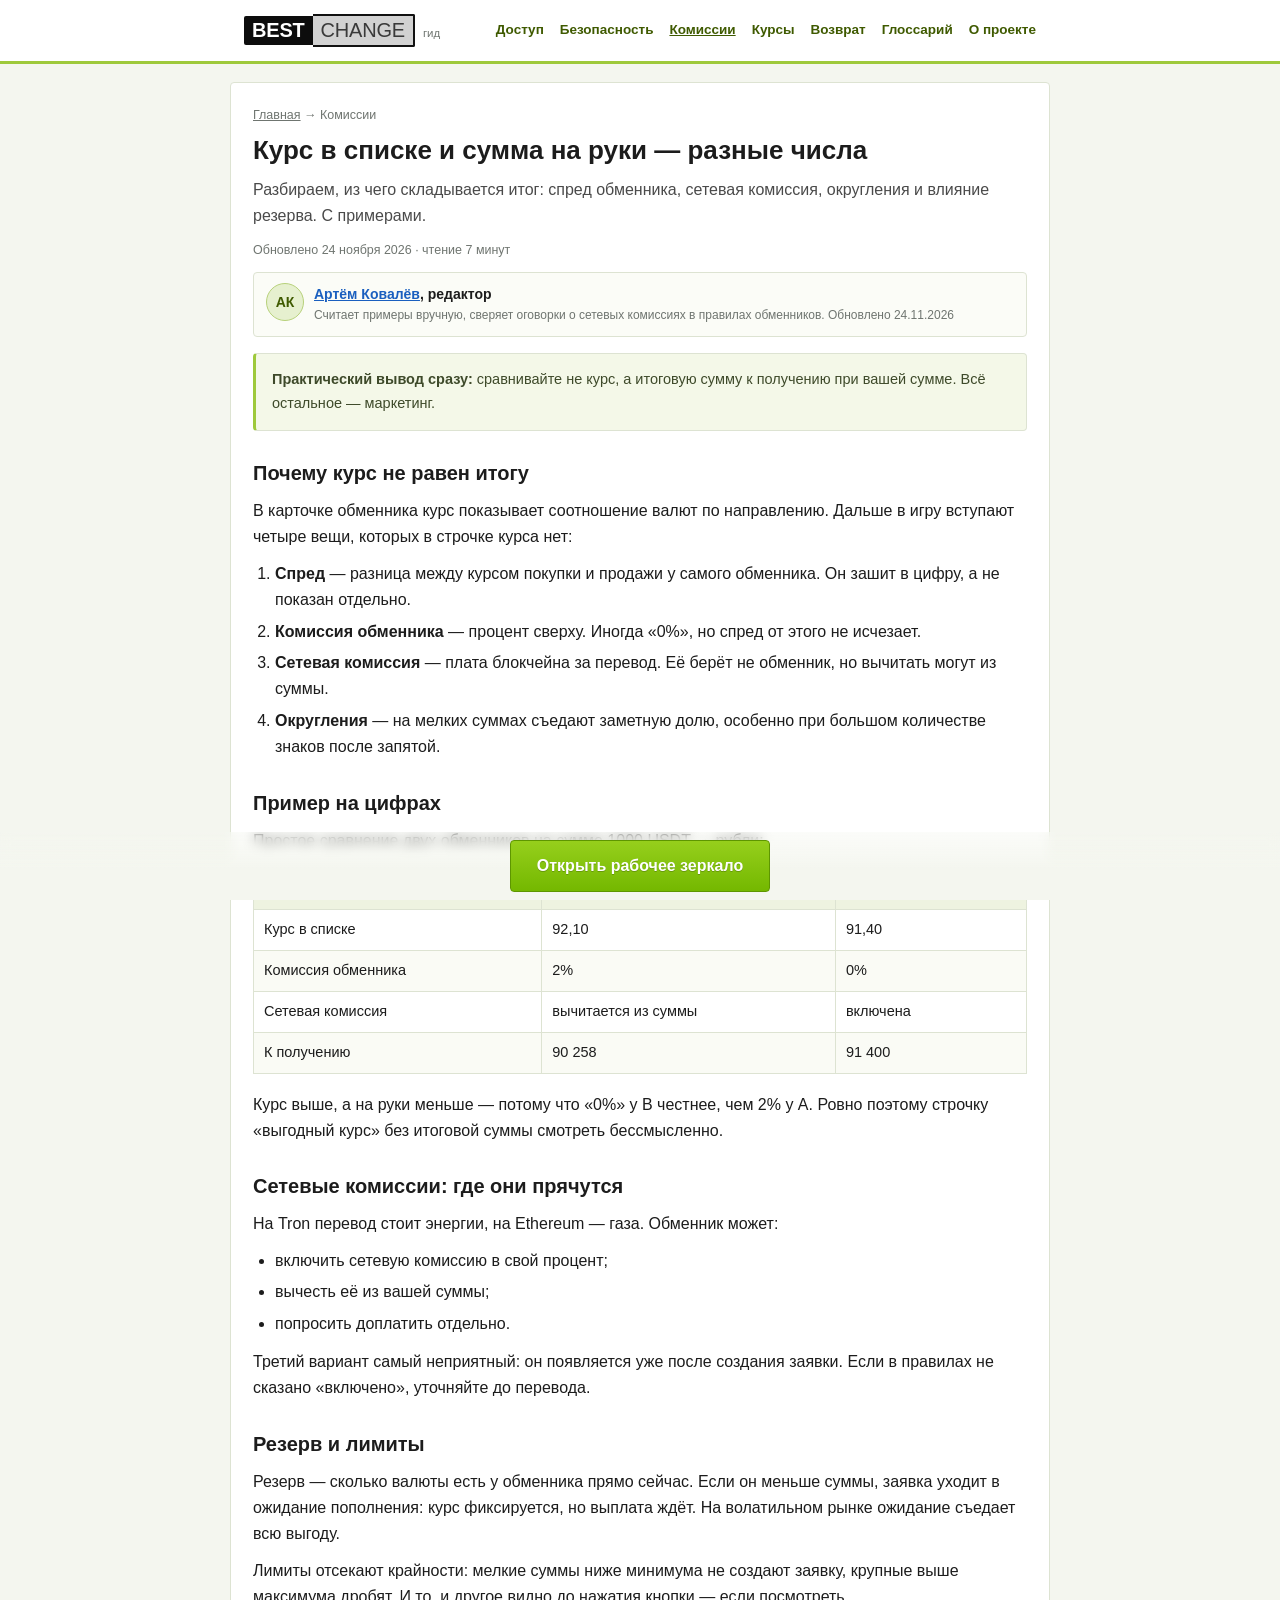
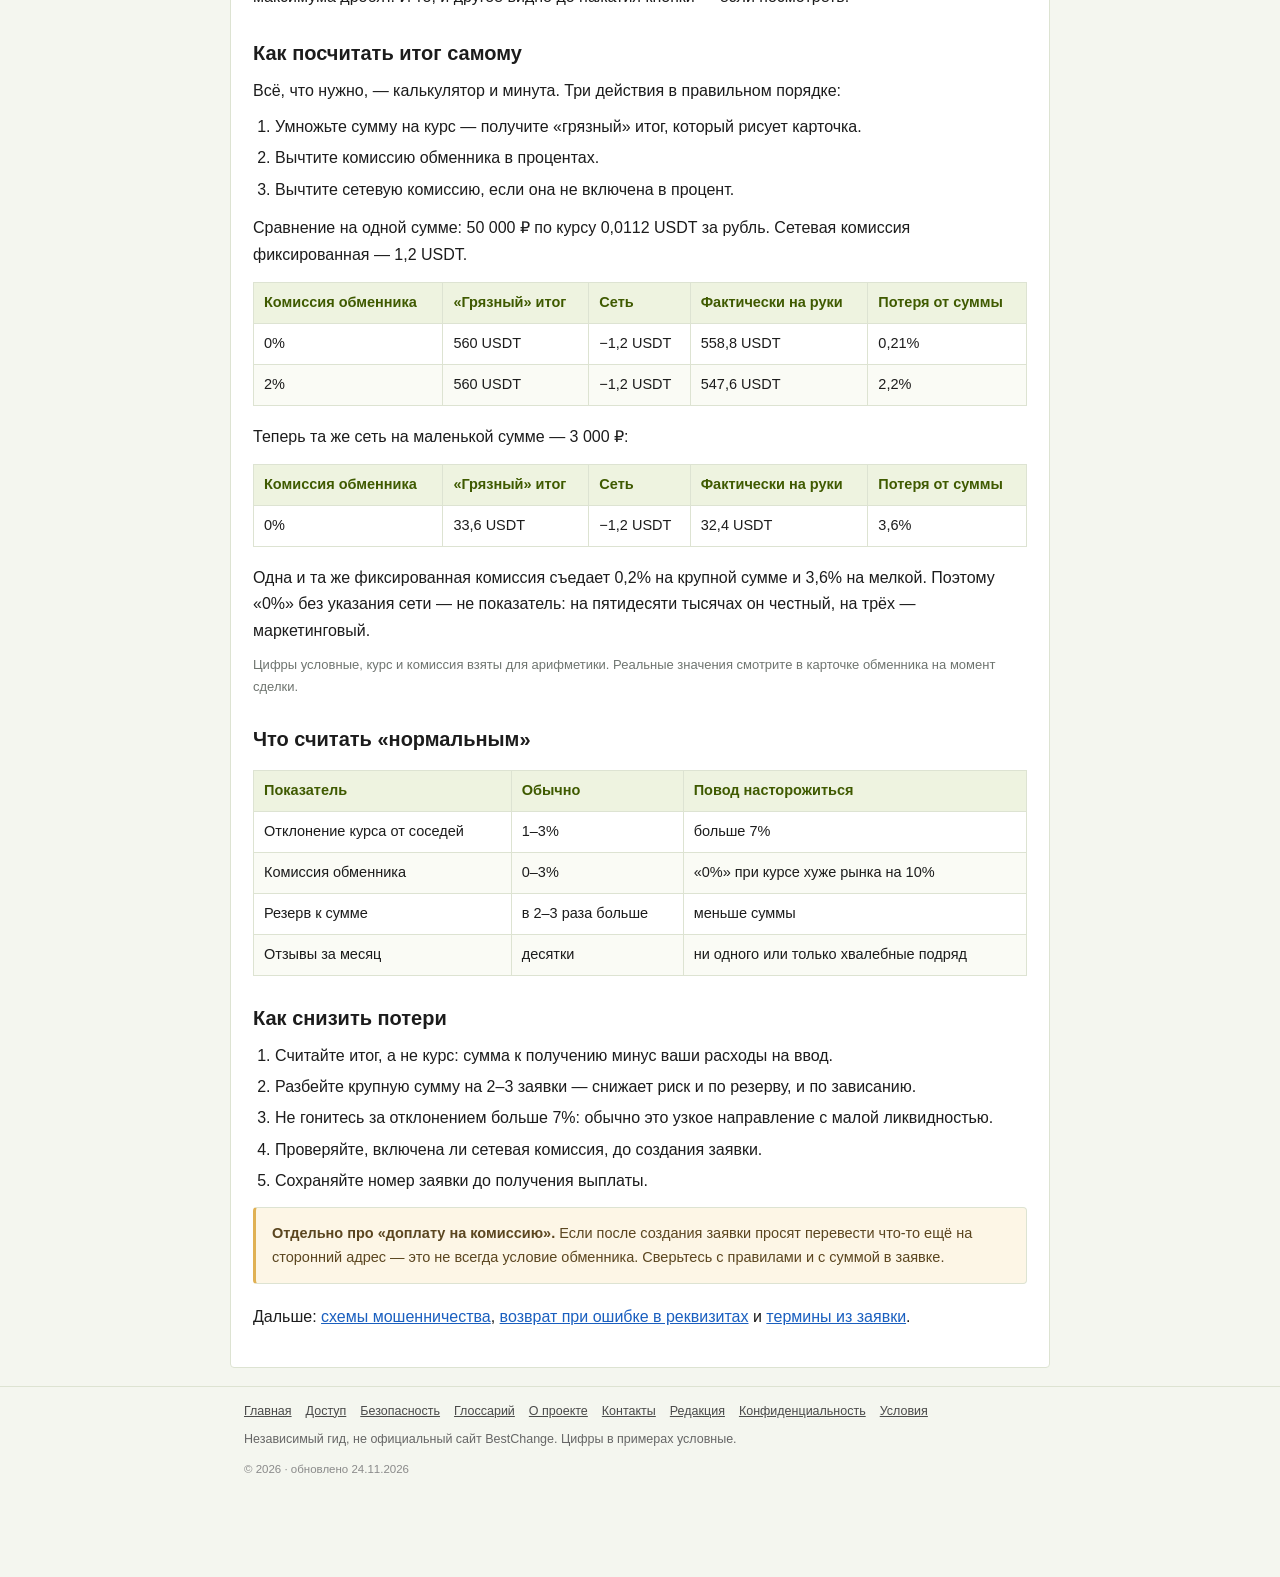
<file: fees.html>
<!doctype html>
<html lang="ru">
<head>
<meta charset="utf-8">
<meta name="viewport" content="width=device-width,initial-scale=1">
<title>Из чего складывается сумма: курс, спред, комиссия сети, лимиты</title>
<meta name="description" content="Почему курс в списке не равен сумме на руки: разбираем спред, комиссию обменника, сетевую комиссию, влияние резерва и лимитов на итог сделки.">
<link rel="canonical" href="https://bestchange-ru.github.io/fees.html">
<link rel="icon" href="/favicon.svg" type="image/svg+xml">
<link rel="stylesheet" href="/style.css">
<script type="application/ld+json">
{"@context":"https://schema.org","@type":"Article","headline":"Из чего складывается итоговая сумма обмена","datePublished":"2026-11-21","dateModified":"2026-11-24","inLanguage":"ru","author":{"@type":"Person","name":"Артём Ковалёв","jobTitle":"редактор","url":"https://bestchange-ru.github.io/about.html#author"},"publisher":{"@type":"Organization","@id":"https://bestchange-ru.github.io/#org","name":"Проект-гид BestChange"},"mainEntityOfPage":"https://bestchange-ru.github.io/fees.html"}
</script>
<script type="application/ld+json">
{"@context":"https://schema.org","@type":"BreadcrumbList","itemListElement":[{"@type":"ListItem","position":1,"name":"Главная","item":"https://bestchange-ru.github.io/"},{"@type":"ListItem","position":2,"name":"Комиссии и лимиты","item":"https://bestchange-ru.github.io/fees.html"}]}
</script>
</head>
<body class="has-sticky">
<header class="site"><div class="wrap">
  <a class="brand" href="/"><b>BEST</b><i>CHANGE</i><span class="tail">гид</span></a>
  <nav class="top">
    <a href="/guide.html">Доступ</a><a href="/security.html">Безопасность</a>
    <a href="/fees.html" aria-current="page">Комиссии</a><a href="/rates.html">Курсы</a><a href="/returns.html">Возврат</a><a href="/glossary.html">Глоссарий</a><a href="/about.html">О проекте</a>
  </nav>
</div></header>

<main class="wrap">
<p class="crumbs"><a href="/">Главная</a> → Комиссии</p>
<h1>Курс в списке и сумма на руки — разные числа</h1>
<p class="lead">Разбираем, из чего складывается итог: спред обменника, сетевая комиссия, округления и влияние резерва. С примерами.</p>
<p class="meta">Обновлено 24 ноября 2026 · чтение 7 минут</p>

<div class="byline">
  <div class="avatar" aria-hidden="true">АК</div>
  <div>
    <p class="n"><a href="/about.html#author">Артём Ковалёв</a>, редактор</p>
    <p class="m">Считает примеры вручную, сверяет оговорки о сетевых комиссиях в правилах обменников. Обновлено 24.11.2026</p>
  </div>
</div>

<div class="card note"><p style="margin:0"><strong>Практический вывод сразу:</strong> сравнивайте не курс, а итоговую сумму к получению при вашей сумме. Всё остальное — маркетинг.</p></div>

<h2>Почему курс не равен итогу</h2>
<p>В карточке обменника курс показывает соотношение валют по направлению. Дальше в игру вступают четыре вещи, которых в строчке курса нет:</p>
<ol>
<li><strong>Спред</strong> — разница между курсом покупки и продажи у самого обменника. Он зашит в цифру, а не показан отдельно.</li>
<li><strong>Комиссия обменника</strong> — процент сверху. Иногда «0%», но спред от этого не исчезает.</li>
<li><strong>Сетевая комиссия</strong> — плата блокчейна за перевод. Её берёт не обменник, но вычитать могут из суммы.</li>
<li><strong>Округления</strong> — на мелких суммах съедают заметную долю, особенно при большом количестве знаков после запятой.</li>
</ol>

<h2>Пример на цифрах</h2>
<p>Простое сравнение двух обменников на сумме 1000 USDT → рубли:</p>
<table>
<thead><tr><th></th><th>Обменник A</th><th>Обменник B</th></tr></thead>
<tbody>
<tr><td>Курс в списке</td><td>92,10</td><td>91,40</td></tr>
<tr><td>Комиссия обменника</td><td>2%</td><td>0%</td></tr>
<tr><td>Сетевая комиссия</td><td>вычитается из суммы</td><td>включена</td></tr>
<tr><td>К получению</td><td>90 258</td><td>91 400</td></tr>
</tbody>
</table>
<p>Курс выше, а на руки меньше — потому что «0%» у B честнее, чем 2% у A. Ровно поэтому строчку «выгодный курс» без итоговой суммы смотреть бессмысленно.</p>

<h2>Сетевые комиссии: где они прячутся</h2>
<p>На Tron перевод стоит энергии, на Ethereum — газа. Обменник может:</p>
<ul>
<li>включить сетевую комиссию в свой процент;</li>
<li>вычесть её из вашей суммы;</li>
<li>попросить доплатить отдельно.</li>
</ul>
<p>Третий вариант самый неприятный: он появляется уже после создания заявки. Если в правилах не сказано «включено», уточняйте до перевода.</p>

<h2>Резерв и лимиты</h2>
<p>Резерв — сколько валюты есть у обменника прямо сейчас. Если он меньше суммы, заявка уходит в ожидание пополнения: курс фиксируется, но выплата ждёт. На волатильном рынке ожидание съедает всю выгоду.</p>
<p>Лимиты отсекают крайности: мелкие суммы ниже минимума не создают заявку, крупные выше максимума дробят. И то, и другое видно до нажатия кнопки — если посмотреть.</p>

<h2 id="calc">Как посчитать итог самому</h2>
<p>Всё, что нужно, — калькулятор и минута. Три действия в правильном порядке:</p>
<ol>
<li>Умножьте сумму на курс — получите «грязный» итог, который рисует карточка.</li>
<li>Вычтите комиссию обменника в процентах.</li>
<li>Вычтите сетевую комиссию, если она не включена в процент.</li>
</ol>
<p>Сравнение на одной сумме: 50 000 ₽ по курсу 0,0112 USDT за рубль. Сетевая комиссия фиксированная — 1,2 USDT.</p>
<table>
  <thead><tr><th>Комиссия обменника</th><th>«Грязный» итог</th><th>Сеть</th><th>Фактически на руки</th><th>Потеря от суммы</th></tr></thead>
  <tbody>
    <tr><td>0%</td><td>560 USDT</td><td>−1,2 USDT</td><td>558,8 USDT</td><td>0,21%</td></tr>
    <tr><td>2%</td><td>560 USDT</td><td>−1,2 USDT</td><td>547,6 USDT</td><td>2,2%</td></tr>
  </tbody>
</table>
<p>Теперь та же сеть на маленькой сумме — 3 000 ₽:</p>
<table>
  <thead><tr><th>Комиссия обменника</th><th>«Грязный» итог</th><th>Сеть</th><th>Фактически на руки</th><th>Потеря от суммы</th></tr></thead>
  <tbody>
    <tr><td>0%</td><td>33,6 USDT</td><td>−1,2 USDT</td><td>32,4 USDT</td><td>3,6%</td></tr>
  </tbody>
</table>
<p>Одна и та же фиксированная комиссия съедает 0,2% на крупной сумме и 3,6% на мелкой. Поэтому «0%» без указания сети — не показатель: на пятидесяти тысячах он честный, на трёх — маркетинговый.</p>
<p class="small muted">Цифры условные, курс и комиссия взяты для арифметики. Реальные значения смотрите в карточке обменника на момент сделки.</p>

<h2>Что считать «нормальным»</h2>
<table>
<thead><tr><th>Показатель</th><th>Обычно</th><th>Повод насторожиться</th></tr></thead>
<tbody>
<tr><td>Отклонение курса от соседей</td><td>1–3%</td><td>больше 7%</td></tr>
<tr><td>Комиссия обменника</td><td>0–3%</td><td>«0%» при курсе хуже рынка на 10%</td></tr>
<tr><td>Резерв к сумме</td><td>в 2–3 раза больше</td><td>меньше суммы</td></tr>
<tr><td>Отзывы за месяц</td><td>десятки</td><td>ни одного или только хвалебные подряд</td></tr>
</tbody>
</table>

<h2>Как снизить потери</h2>
<ol>
<li>Считайте итог, а не курс: сумма к получению минус ваши расходы на ввод.</li>
<li>Разбейте крупную сумму на 2–3 заявки — снижает риск и по резерву, и по зависанию.</li>
<li>Не гонитесь за отклонением больше 7%: обычно это узкое направление с малой ликвидностью.</li>
<li>Проверяйте, включена ли сетевая комиссия, до создания заявки.</li>
<li>Сохраняйте номер заявки до получения выплаты.</li>
</ol>

<div class="card warn"><p style="margin:0"><strong>Отдельно про «доплату на комиссию».</strong> Если после создания заявки просят перевести что-то ещё на сторонний адрес — это не всегда условие обменника. Сверьтесь с правилами и с суммой в заявке.</p></div>

<p style="margin-top:20px">Дальше: <a href="/security.html">схемы мошенничества</a>, <a href="/returns.html">возврат при ошибке в реквизитах</a> и <a href="/glossary.html">термины из заявки</a>.</p>
</main>

<footer class="site"><div class="wrap">
  <div class="cols"><a href="/">Главная</a><a href="/guide.html">Доступ</a><a href="/security.html">Безопасность</a><a href="/glossary.html">Глоссарий</a><a href="/about.html">О проекте</a><a href="/contacts.html">Контакты</a><a href="/editorial.html">Редакция</a><a href="/privacy.html">Конфиденциальность</a><a href="/terms.html">Условия</a></div>
  <p>Независимый гид, не официальный сайт BestChange. Цифры в примерах условные.</p>
  <p class="small">© 2026 · обновлено 24.11.2026</p>
</div></footer>
<div class="sticky"><a class="btn" href="https://www.bestchange.net/" rel="noopener">Открыть рабочее зеркало</a></div>
</body>
</html>
</file>
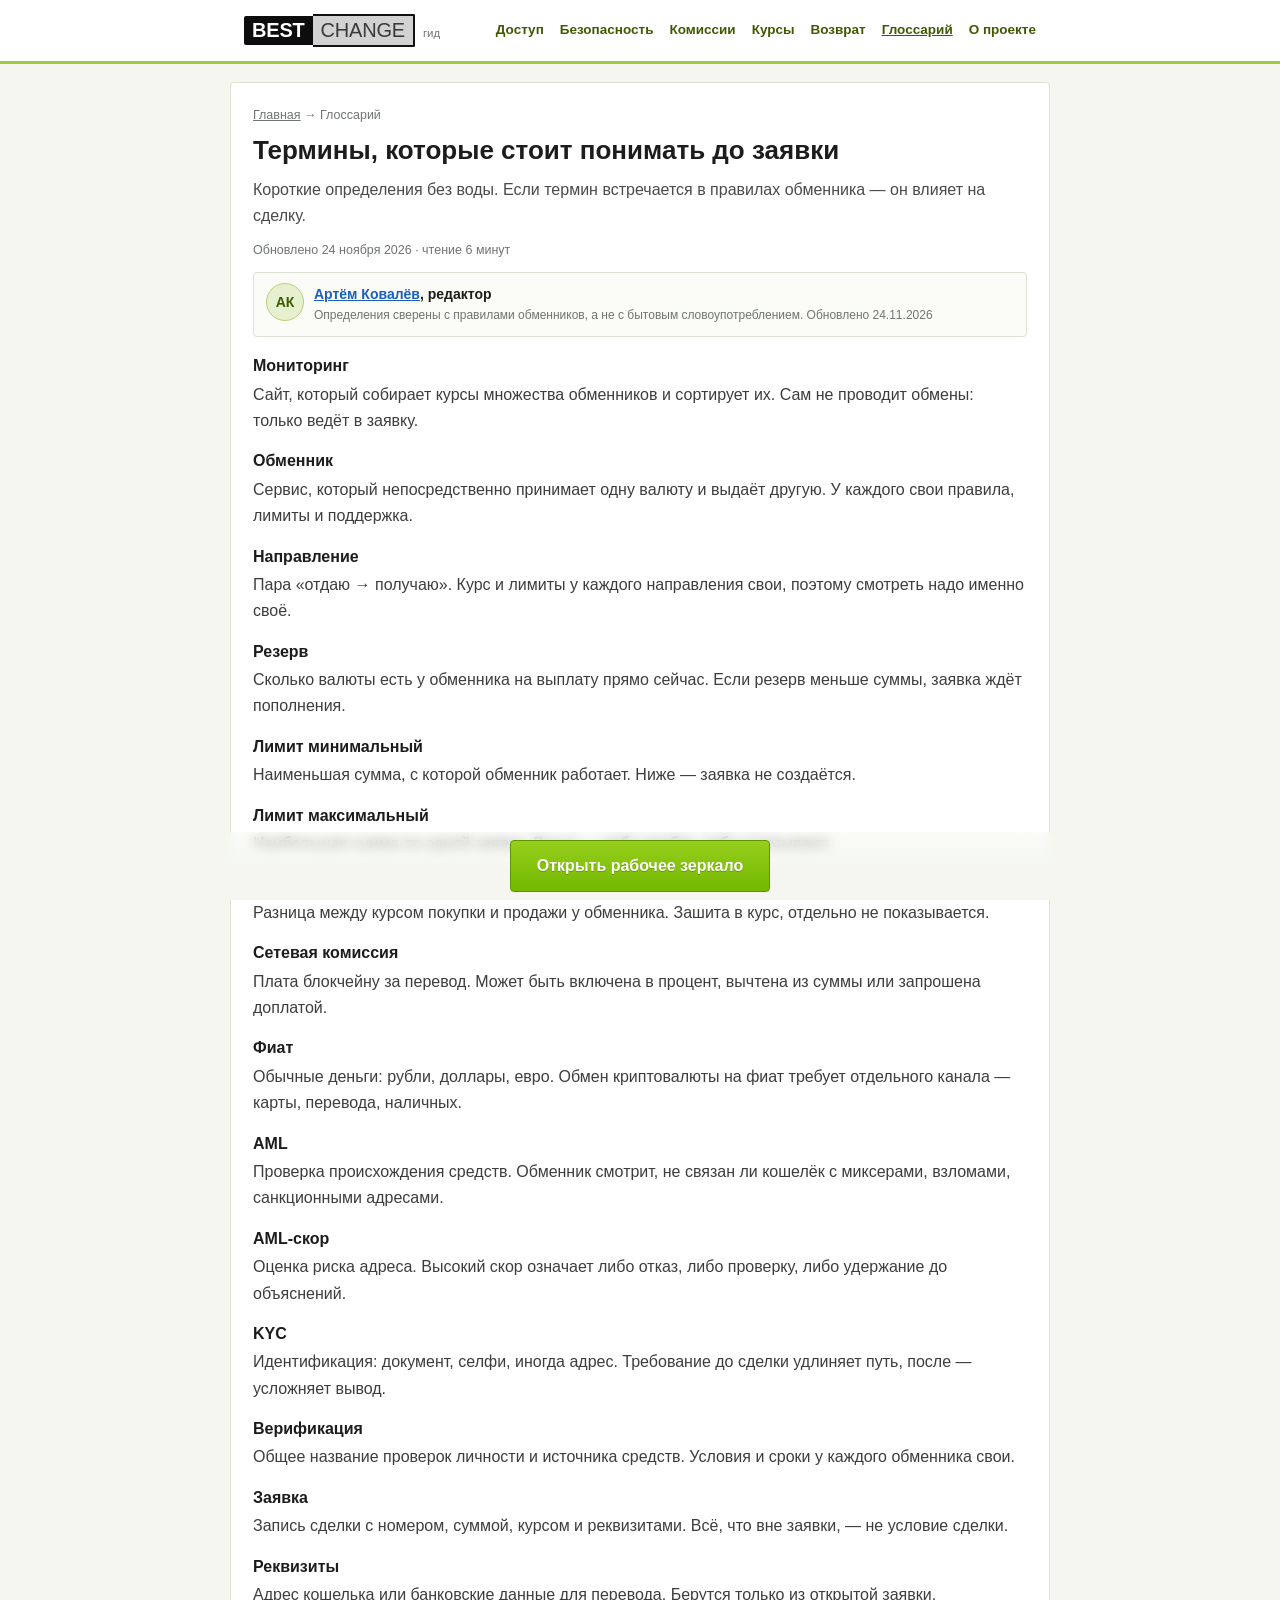
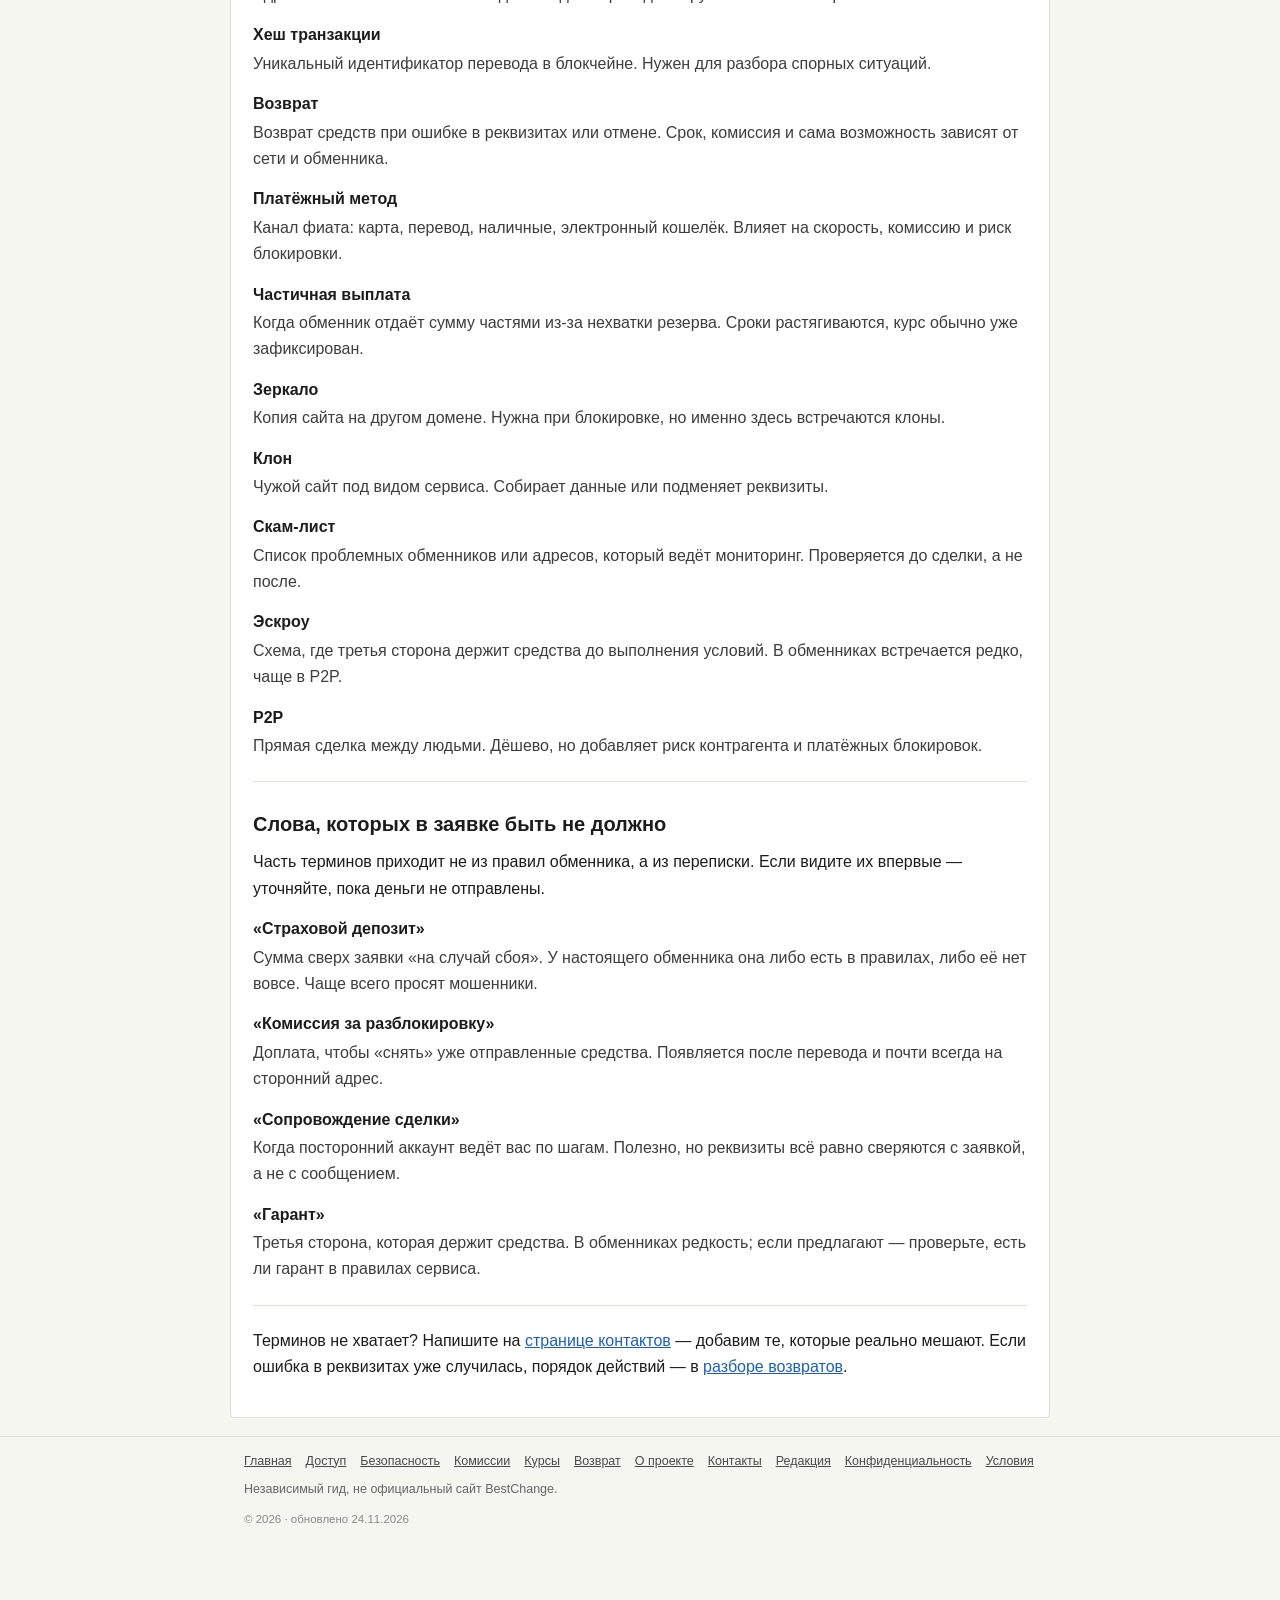
<file: glossary.html>
<!doctype html>
<html lang="ru">
<head>
<meta charset="utf-8">
<meta name="viewport" content="width=device-width,initial-scale=1">
<title>Глоссарий обменника: резерв, лимит, направление, AML, верификация</title>
<meta name="description" content="Термины, которые встречаются в заявках и правилах обменников: что означают, где смотреть и почему важны до перевода.">
<link rel="canonical" href="https://bestchange-ru.github.io/glossary.html">
<link rel="icon" href="/favicon.svg" type="image/svg+xml">
<link rel="stylesheet" href="/style.css">
<script type="application/ld+json">
{"@context":"https://schema.org","@type":"Article","headline":"Глоссарий терминов обменника","datePublished":"2026-11-22","dateModified":"2026-11-24","inLanguage":"ru","author":{"@type":"Person","name":"Артём Ковалёв","jobTitle":"редактор","url":"https://bestchange-ru.github.io/about.html#author"},"publisher":{"@type":"Organization","@id":"https://bestchange-ru.github.io/#org","name":"Проект-гид BestChange"},"mainEntityOfPage":"https://bestchange-ru.github.io/glossary.html"}
</script>
<script type="application/ld+json">
{"@context":"https://schema.org","@type":"BreadcrumbList","itemListElement":[{"@type":"ListItem","position":1,"name":"Главная","item":"https://bestchange-ru.github.io/"},{"@type":"ListItem","position":2,"name":"Глоссарий","item":"https://bestchange-ru.github.io/glossary.html"}]}
</script>
</head>
<body class="has-sticky">
<header class="site"><div class="wrap">
  <a class="brand" href="/"><b>BEST</b><i>CHANGE</i><span class="tail">гид</span></a>
  <nav class="top">
    <a href="/guide.html">Доступ</a><a href="/security.html">Безопасность</a>
    <a href="/fees.html">Комиссии</a><a href="/rates.html">Курсы</a><a href="/returns.html">Возврат</a><a href="/glossary.html" aria-current="page">Глоссарий</a><a href="/about.html">О проекте</a>
  </nav>
</div></header>

<main class="wrap">
<p class="crumbs"><a href="/">Главная</a> → Глоссарий</p>
<h1>Термины, которые стоит понимать до заявки</h1>
<p class="lead">Короткие определения без воды. Если термин встречается в правилах обменника — он влияет на сделку.</p>
<p class="meta">Обновлено 24 ноября 2026 · чтение 6 минут</p>

<div class="byline">
  <div class="avatar" aria-hidden="true">АК</div>
  <div>
    <p class="n"><a href="/about.html#author">Артём Ковалёв</a>, редактор</p>
    <p class="m">Определения сверены с правилами обменников, а не с бытовым словоупотреблением. Обновлено 24.11.2026</p>
  </div>
</div>

<dl>
<dt><strong>Мониторинг</strong></dt>
<dd>Сайт, который собирает курсы множества обменников и сортирует их. Сам не проводит обмены: только ведёт в заявку.</dd>

<dt><strong>Обменник</strong></dt>
<dd>Сервис, который непосредственно принимает одну валюту и выдаёт другую. У каждого свои правила, лимиты и поддержка.</dd>

<dt><strong>Направление</strong></dt>
<dd>Пара «отдаю → получаю». Курс и лимиты у каждого направления свои, поэтому смотреть надо именно своё.</dd>

<dt><strong>Резерв</strong></dt>
<dd>Сколько валюты есть у обменника на выплату прямо сейчас. Если резерв меньше суммы, заявка ждёт пополнения.</dd>

<dt><strong>Лимит минимальный</strong></dt>
<dd>Наименьшая сумма, с которой обменник работает. Ниже — заявка не создаётся.</dd>

<dt><strong>Лимит максимальный</strong></dt>
<dd>Наибольшая сумма по одной заявке. Выше — либо дробят, либо отказывают.</dd>

<dt><strong>Спред</strong></dt>
<dd>Разница между курсом покупки и продажи у обменника. Зашита в курс, отдельно не показывается.</dd>

<dt><strong>Сетевая комиссия</strong></dt>
<dd>Плата блокчейну за перевод. Может быть включена в процент, вычтена из суммы или запрошена доплатой.</dd>

<dt><strong>Фиат</strong></dt>
<dd>Обычные деньги: рубли, доллары, евро. Обмен криптовалюты на фиат требует отдельного канала — карты, перевода, наличных.</dd>

<dt><strong>AML</strong></dt>
<dd>Проверка происхождения средств. Обменник смотрит, не связан ли кошелёк с миксерами, взломами, санкционными адресами.</dd>

<dt><strong>AML-скор</strong></dt>
<dd>Оценка риска адреса. Высокий скор означает либо отказ, либо проверку, либо удержание до объяснений.</dd>

<dt><strong>KYC</strong></dt>
<dd>Идентификация: документ, селфи, иногда адрес. Требование до сделки удлиняет путь, после — усложняет вывод.</dd>

<dt><strong>Верификация</strong></dt>
<dd>Общее название проверок личности и источника средств. Условия и сроки у каждого обменника свои.</dd>

<dt><strong>Заявка</strong></dt>
<dd>Запись сделки с номером, суммой, курсом и реквизитами. Всё, что вне заявки, — не условие сделки.</dd>

<dt><strong>Реквизиты</strong></dt>
<dd>Адрес кошелька или банковские данные для перевода. Берутся только из открытой заявки.</dd>

<dt><strong>Хеш транзакции</strong></dt>
<dd>Уникальный идентификатор перевода в блокчейне. Нужен для разбора спорных ситуаций.</dd>

<dt><strong>Возврат</strong></dt>
<dd>Возврат средств при ошибке в реквизитах или отмене. Срок, комиссия и сама возможность зависят от сети и обменника.</dd>

<dt><strong>Платёжный метод</strong></dt>
<dd>Канал фиата: карта, перевод, наличные, электронный кошелёк. Влияет на скорость, комиссию и риск блокировки.</dd>

<dt><strong>Частичная выплата</strong></dt>
<dd>Когда обменник отдаёт сумму частями из-за нехватки резерва. Сроки растягиваются, курс обычно уже зафиксирован.</dd>

<dt><strong>Зеркало</strong></dt>
<dd>Копия сайта на другом домене. Нужна при блокировке, но именно здесь встречаются клоны.</dd>

<dt><strong>Клон</strong></dt>
<dd>Чужой сайт под видом сервиса. Собирает данные или подменяет реквизиты.</dd>

<dt><strong>Скам-лист</strong></dt>
<dd>Список проблемных обменников или адресов, который ведёт мониторинг. Проверяется до сделки, а не после.</dd>

<dt><strong>Эскроу</strong></dt>
<dd>Схема, где третья сторона держит средства до выполнения условий. В обменниках встречается редко, чаще в P2P.</dd>

<dt><strong>P2P</strong></dt>
<dd>Прямая сделка между людьми. Дёшево, но добавляет риск контрагента и платёжных блокировок.</dd>
</dl>

<hr>
<h2>Слова, которых в заявке быть не должно</h2>
<p>Часть терминов приходит не из правил обменника, а из переписки. Если видите их впервые — уточняйте, пока деньги не отправлены.</p>
<dl>
<dt><strong>«Страховой депозит»</strong></dt>
<dd>Сумма сверх заявки «на случай сбоя». У настоящего обменника она либо есть в правилах, либо её нет вовсе. Чаще всего просят мошенники.</dd>

<dt><strong>«Комиссия за разблокировку»</strong></dt>
<dd>Доплата, чтобы «снять» уже отправленные средства. Появляется после перевода и почти всегда на сторонний адрес.</dd>

<dt><strong>«Сопровождение сделки»</strong></dt>
<dd>Когда посторонний аккаунт ведёт вас по шагам. Полезно, но реквизиты всё равно сверяются с заявкой, а не с сообщением.</dd>

<dt><strong>«Гарант»</strong></dt>
<dd>Третья сторона, которая держит средства. В обменниках редкость; если предлагают — проверьте, есть ли гарант в правилах сервиса.</dd>
</dl>

<hr>
<p>Терминов не хватает? Напишите на <a href="/contacts.html">странице контактов</a> — добавим те, которые реально мешают. Если ошибка в реквизитах уже случилась, порядок действий — в <a href="/returns.html">разборе возвратов</a>.</p>
</main>

<footer class="site"><div class="wrap">
  <div class="cols"><a href="/">Главная</a><a href="/guide.html">Доступ</a><a href="/security.html">Безопасность</a><a href="/fees.html">Комиссии</a><a href="/rates.html">Курсы</a><a href="/returns.html">Возврат</a><a href="/about.html">О проекте</a><a href="/contacts.html">Контакты</a><a href="/editorial.html">Редакция</a><a href="/privacy.html">Конфиденциальность</a><a href="/terms.html">Условия</a></div>
  <p>Независимый гид, не официальный сайт BestChange.</p>
  <p class="small">© 2026 · обновлено 24.11.2026</p>
</div></footer>
<div class="sticky"><a class="btn" href="https://www.bestchange.net/" rel="noopener">Открыть рабочее зеркало</a></div>
</body>
</html>
</file>
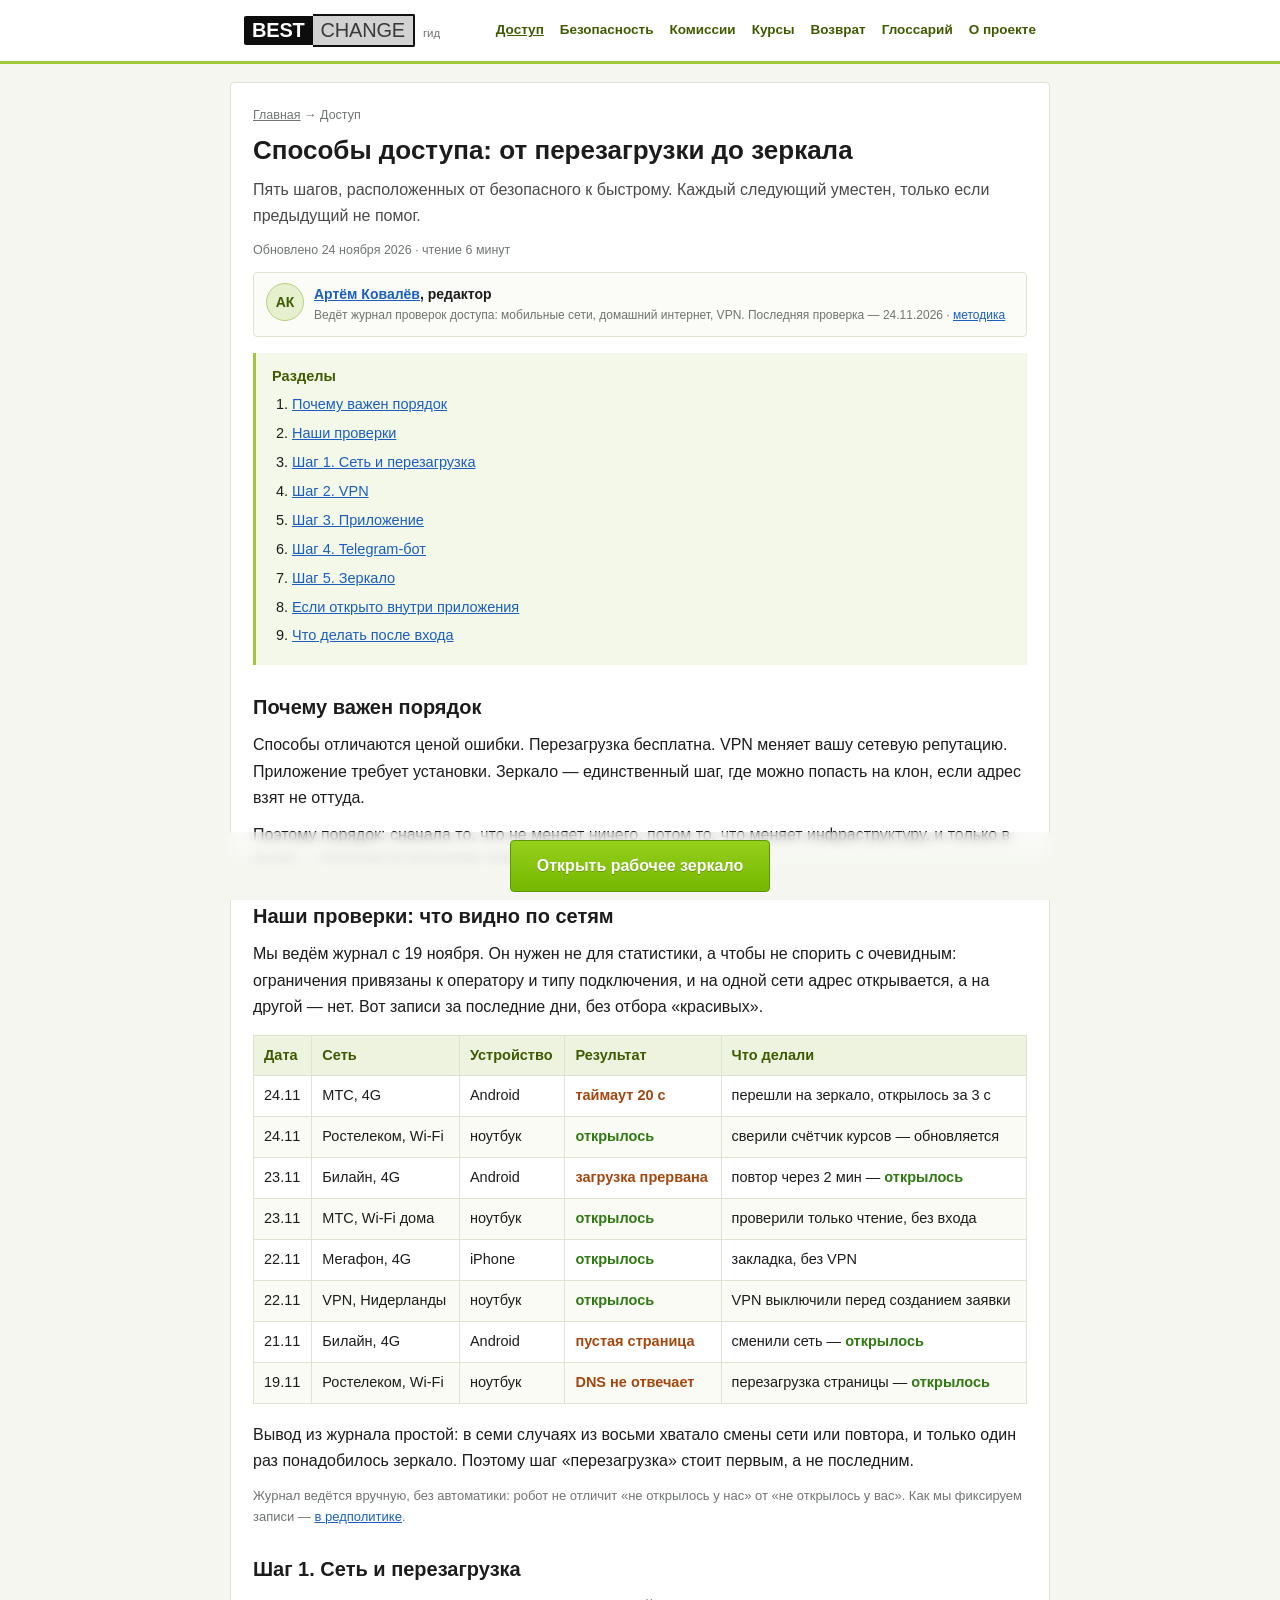
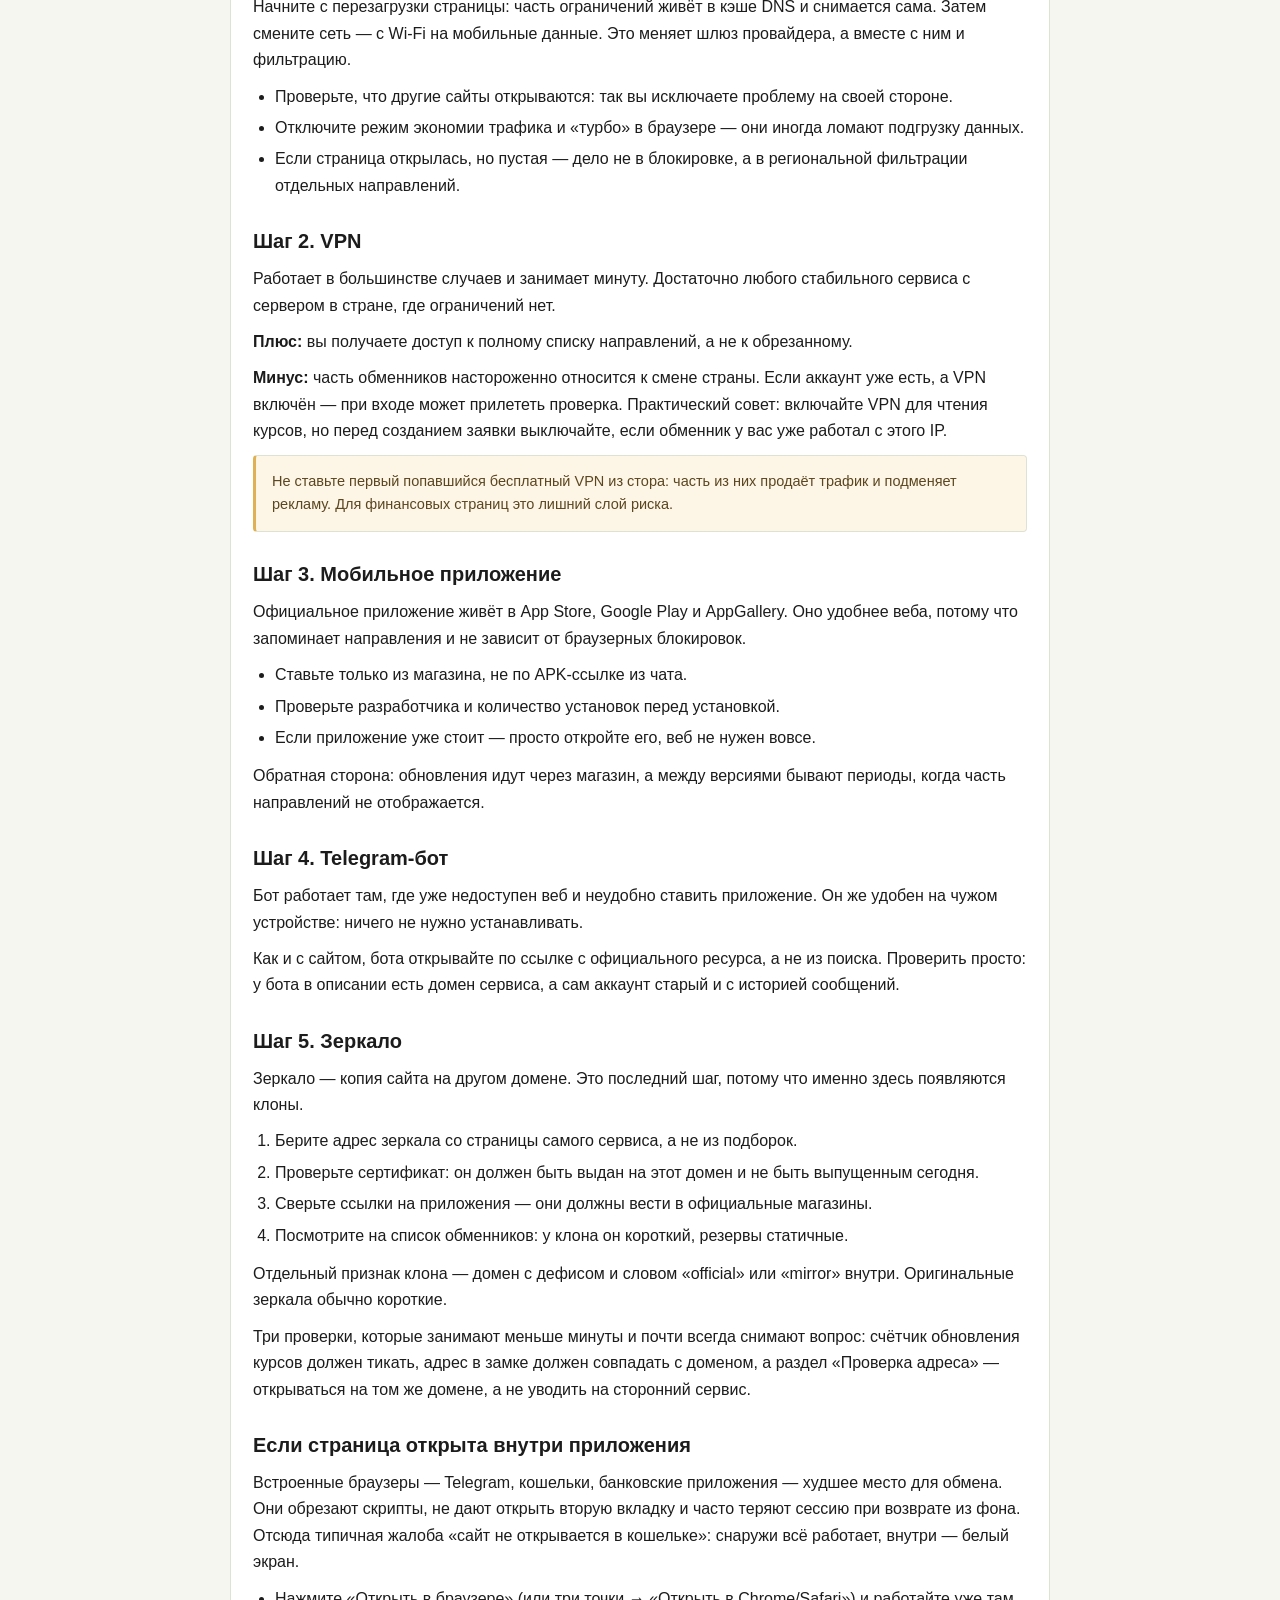
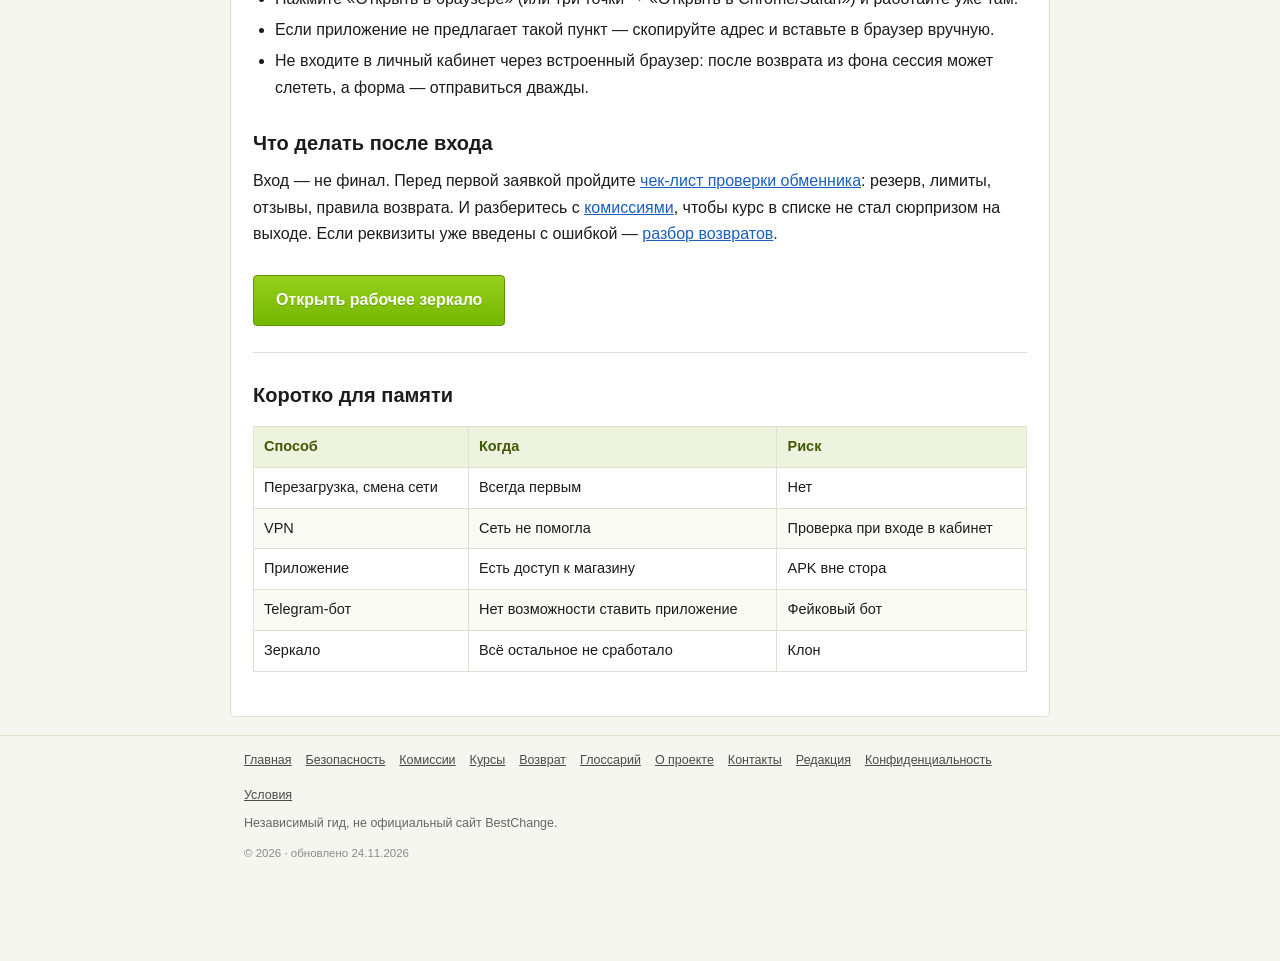
<file: guide.html>
<!doctype html>
<html lang="ru">
<head>
<meta charset="utf-8">
<meta name="viewport" content="width=device-width,initial-scale=1">
<title>Доступ к BestChange: VPN, приложение, бот, зеркало — что выбрать</title>
<meta name="description" content="Разбор способов доступа к BestChange, когда сайт не открывается: перезагрузка, смена сети, VPN, мобильное приложение, Telegram-бот, зеркало. Плюсы, минусы и порядок действий.">
<link rel="canonical" href="https://bestchange-ru.github.io/guide.html">
<link rel="icon" href="/favicon.svg" type="image/svg+xml">
<link rel="stylesheet" href="/style.css">
<script type="application/ld+json">
{"@context":"https://schema.org","@type":"Article","headline":"Способы доступа к BestChange","datePublished":"2026-11-19","dateModified":"2026-11-24","inLanguage":"ru","author":{"@type":"Person","name":"Артём Ковалёв","jobTitle":"редактор","url":"https://bestchange-ru.github.io/about.html#author"},"publisher":{"@type":"Organization","@id":"https://bestchange-ru.github.io/#org","name":"Проект-гид BestChange"},"mainEntityOfPage":"https://bestchange-ru.github.io/guide.html"}
</script>
<script type="application/ld+json">
{"@context":"https://schema.org","@type":"BreadcrumbList","itemListElement":[{"@type":"ListItem","position":1,"name":"Главная","item":"https://bestchange-ru.github.io/"},{"@type":"ListItem","position":2,"name":"Доступ","item":"https://bestchange-ru.github.io/guide.html"}]}
</script>
</head>
<body class="has-sticky">
<header class="site"><div class="wrap">
  <a class="brand" href="/"><b>BEST</b><i>CHANGE</i><span class="tail">гид</span></a>
  <nav class="top">
    <a href="/guide.html" aria-current="page">Доступ</a><a href="/security.html">Безопасность</a>
    <a href="/fees.html">Комиссии</a><a href="/rates.html">Курсы</a><a href="/returns.html">Возврат</a><a href="/glossary.html">Глоссарий</a><a href="/about.html">О проекте</a>
  </nav>
</div></header>

<main class="wrap">
<p class="crumbs"><a href="/">Главная</a> → Доступ</p>
<h1>Способы доступа: от перезагрузки до зеркала</h1>
<p class="lead">Пять шагов, расположенных от безопасного к быстрому. Каждый следующий уместен, только если предыдущий не помог.</p>
<p class="meta">Обновлено 24 ноября 2026 · чтение 6 минут</p>

<div class="byline">
  <div class="avatar" aria-hidden="true">АК</div>
  <div>
    <p class="n"><a href="/about.html#author">Артём Ковалёв</a>, редактор</p>
    <p class="m">Ведёт журнал проверок доступа: мобильные сети, домашний интернет, VPN. Последняя проверка — 24.11.2026 · <a href="/editorial.html#checks">методика</a></p>
  </div>
</div>

<div class="toc"><strong>Разделы</strong><ol>
<li><a href="#order">Почему важен порядок</a></li>
<li><a href="#checks">Наши проверки</a></li>
<li><a href="#net">Шаг 1. Сеть и перезагрузка</a></li>
<li><a href="#vpn">Шаг 2. VPN</a></li>
<li><a href="#app">Шаг 3. Приложение</a></li>
<li><a href="#bot">Шаг 4. Telegram-бот</a></li>
<li><a href="#mirror">Шаг 5. Зеркало</a></li>
<li><a href="#webview">Если открыто внутри приложения</a></li>
<li><a href="#what-next">Что делать после входа</a></li>
</ol></div>

<h2 id="order">Почему важен порядок</h2>
<p>Способы отличаются ценой ошибки. Перезагрузка бесплатна. VPN меняет вашу сетевую репутацию. Приложение требует установки. Зеркало — единственный шаг, где можно попасть на клон, если адрес взят не оттуда.</p>
<p>Поэтому порядок: сначала то, что не меняет ничего, потом то, что меняет инфраструктуру, и только в конце — переход по внешнему адресу.</p>

<h2 id="checks">Наши проверки: что видно по сетям</h2>
<p>Мы ведём журнал с 19 ноября. Он нужен не для статистики, а чтобы не спорить с очевидным: ограничения привязаны к оператору и типу подключения, и на одной сети адрес открывается, а на другой — нет. Вот записи за последние дни, без отбора «красивых».</p>
<table class="log">
  <thead><tr><th>Дата</th><th>Сеть</th><th>Устройство</th><th>Результат</th><th>Что делали</th></tr></thead>
  <tbody>
    <tr><td>24.11</td><td>МТС, 4G</td><td>Android</td><td><span class="bad">таймаут 20 с</span></td><td>перешли на зеркало, открылось за 3 с</td></tr>
    <tr><td>24.11</td><td>Ростелеком, Wi-Fi</td><td>ноутбук</td><td><span class="ok">открылось</span></td><td>сверили счётчик курсов — обновляется</td></tr>
    <tr><td>23.11</td><td>Билайн, 4G</td><td>Android</td><td><span class="bad">загрузка прервана</span></td><td>повтор через 2 мин — <span class="ok">открылось</span></td></tr>
    <tr><td>23.11</td><td>МТС, Wi-Fi дома</td><td>ноутбук</td><td><span class="ok">открылось</span></td><td>проверили только чтение, без входа</td></tr>
    <tr><td>22.11</td><td>Мегафон, 4G</td><td>iPhone</td><td><span class="ok">открылось</span></td><td>закладка, без VPN</td></tr>
    <tr><td>22.11</td><td>VPN, Нидерланды</td><td>ноутбук</td><td><span class="ok">открылось</span></td><td>VPN выключили перед созданием заявки</td></tr>
    <tr><td>21.11</td><td>Билайн, 4G</td><td>Android</td><td><span class="bad">пустая страница</span></td><td>сменили сеть — <span class="ok">открылось</span></td></tr>
    <tr><td>19.11</td><td>Ростелеком, Wi-Fi</td><td>ноутбук</td><td><span class="bad">DNS не отвечает</span></td><td>перезагрузка страницы — <span class="ok">открылось</span></td></tr>
  </tbody>
</table>
<p>Вывод из журнала простой: в семи случаях из восьми хватало смены сети или повтора, и только один раз понадобилось зеркало. Поэтому шаг «перезагрузка» стоит первым, а не последним.</p>
<p class="small muted">Журнал ведётся вручную, без автоматики: робот не отличит «не открылось у нас» от «не открылось у вас». Как мы фиксируем записи — <a href="/editorial.html#checks">в редполитике</a>.</p>

<h2 id="net">Шаг 1. Сеть и перезагрузка</h2>
<p>Начните с перезагрузки страницы: часть ограничений живёт в кэше DNS и снимается сама. Затем смените сеть — с Wi-Fi на мобильные данные. Это меняет шлюз провайдера, а вместе с ним и фильтрацию.</p>
<ul>
<li>Проверьте, что другие сайты открываются: так вы исключаете проблему на своей стороне.</li>
<li>Отключите режим экономии трафика и «турбо» в браузере — они иногда ломают подгрузку данных.</li>
<li>Если страница открылась, но пустая — дело не в блокировке, а в региональной фильтрации отдельных направлений.</li>
</ul>

<h2 id="vpn">Шаг 2. VPN</h2>
<p>Работает в большинстве случаев и занимает минуту. Достаточно любого стабильного сервиса с сервером в стране, где ограничений нет.</p>
<p><strong>Плюс:</strong> вы получаете доступ к полному списку направлений, а не к обрезанному.</p>
<p><strong>Минус:</strong> часть обменников настороженно относится к смене страны. Если аккаунт уже есть, а VPN включён — при входе может прилететь проверка. Практический совет: включайте VPN для чтения курсов, но перед созданием заявки выключайте, если обменник у вас уже работал с этого IP.</p>
<div class="card warn"><p style="margin:0">Не ставьте первый попавшийся бесплатный VPN из стора: часть из них продаёт трафик и подменяет рекламу. Для финансовых страниц это лишний слой риска.</p></div>

<h2 id="app">Шаг 3. Мобильное приложение</h2>
<p>Официальное приложение живёт в App Store, Google Play и AppGallery. Оно удобнее веба, потому что запоминает направления и не зависит от браузерных блокировок.</p>
<ul>
<li>Ставьте только из магазина, не по APK-ссылке из чата.</li>
<li>Проверьте разработчика и количество установок перед установкой.</li>
<li>Если приложение уже стоит — просто откройте его, веб не нужен вовсе.</li>
</ul>
<p>Обратная сторона: обновления идут через магазин, а между версиями бывают периоды, когда часть направлений не отображается.</p>

<h2 id="bot">Шаг 4. Telegram-бот</h2>
<p>Бот работает там, где уже недоступен веб и неудобно ставить приложение. Он же удобен на чужом устройстве: ничего не нужно устанавливать.</p>
<p>Как и с сайтом, бота открывайте по ссылке с официального ресурса, а не из поиска. Проверить просто: у бота в описании есть домен сервиса, а сам аккаунт старый и с историей сообщений.</p>

<h2 id="mirror">Шаг 5. Зеркало</h2>
<p>Зеркало — копия сайта на другом домене. Это последний шаг, потому что именно здесь появляются клоны.</p>
<ol>
<li>Берите адрес зеркала со страницы самого сервиса, а не из подборок.</li>
<li>Проверьте сертификат: он должен быть выдан на этот домен и не быть выпущенным сегодня.</li>
<li>Сверьте ссылки на приложения — они должны вести в официальные магазины.</li>
<li>Посмотрите на список обменников: у клона он короткий, резервы статичные.</li>
</ol>
<p>Отдельный признак клона — домен с дефисом и словом «official» или «mirror» внутри. Оригинальные зеркала обычно короткие.</p>
<p>Три проверки, которые занимают меньше минуты и почти всегда снимают вопрос: счётчик обновления курсов должен тикать, адрес в замке должен совпадать с доменом, а раздел «Проверка адреса» — открываться на том же домене, а не уводить на сторонний сервис.</p>

<h2 id="webview">Если страница открыта внутри приложения</h2>
<p>Встроенные браузеры — Telegram, кошельки, банковские приложения — худшее место для обмена. Они обрезают скрипты, не дают открыть вторую вкладку и часто теряют сессию при возврате из фона. Отсюда типичная жалоба «сайт не открывается в кошельке»: снаружи всё работает, внутри — белый экран.</p>
<ul>
<li>Нажмите «Открыть в браузере» (или три точки → «Открыть в Chrome/Safari») и работайте уже там.</li>
<li>Если приложение не предлагает такой пункт — скопируйте адрес и вставьте в браузер вручную.</li>
<li>Не входите в личный кабинет через встроенный браузер: после возврата из фона сессия может слететь, а форма — отправиться дважды.</li>
</ul>

<h2 id="what-next">Что делать после входа</h2>
<p>Вход — не финал. Перед первой заявкой пройдите <a href="/security.html">чек-лист проверки обменника</a>: резерв, лимиты, отзывы, правила возврата. И разберитесь с <a href="/fees.html">комиссиями</a>, чтобы курс в списке не стал сюрпризом на выходе. Если реквизиты уже введены с ошибкой — <a href="/returns.html">разбор возвратов</a>.</p>
<p style="margin-top:22px"><a class="btn" href="https://www.bestchange.net/" rel="noopener">Открыть рабочее зеркало</a></p>

<hr>
<h2>Коротко для памяти</h2>
<table>
<thead><tr><th>Способ</th><th>Когда</th><th>Риск</th></tr></thead>
<tbody>
<tr><td>Перезагрузка, смена сети</td><td>Всегда первым</td><td>Нет</td></tr>
<tr><td>VPN</td><td>Сеть не помогла</td><td>Проверка при входе в кабинет</td></tr>
<tr><td>Приложение</td><td>Есть доступ к магазину</td><td>APK вне стора</td></tr>
<tr><td>Telegram-бот</td><td>Нет возможности ставить приложение</td><td>Фейковый бот</td></tr>
<tr><td>Зеркало</td><td>Всё остальное не сработало</td><td>Клон</td></tr>
</tbody>
</table>
</main>

<footer class="site"><div class="wrap">
  <div class="cols"><a href="/">Главная</a><a href="/security.html">Безопасность</a><a href="/fees.html">Комиссии</a><a href="/rates.html">Курсы</a><a href="/returns.html">Возврат</a><a href="/glossary.html">Глоссарий</a><a href="/about.html">О проекте</a><a href="/contacts.html">Контакты</a><a href="/editorial.html">Редакция</a><a href="/privacy.html">Конфиденциальность</a><a href="/terms.html">Условия</a></div>
  <p>Независимый гид, не официальный сайт BestChange.</p>
  <p class="small">© 2026 · обновлено 24.11.2026</p>
</div></footer>
<div class="sticky"><a class="btn" href="https://www.bestchange.net/" rel="noopener">Открыть рабочее зеркало</a></div>
</body>
</html>
</file>
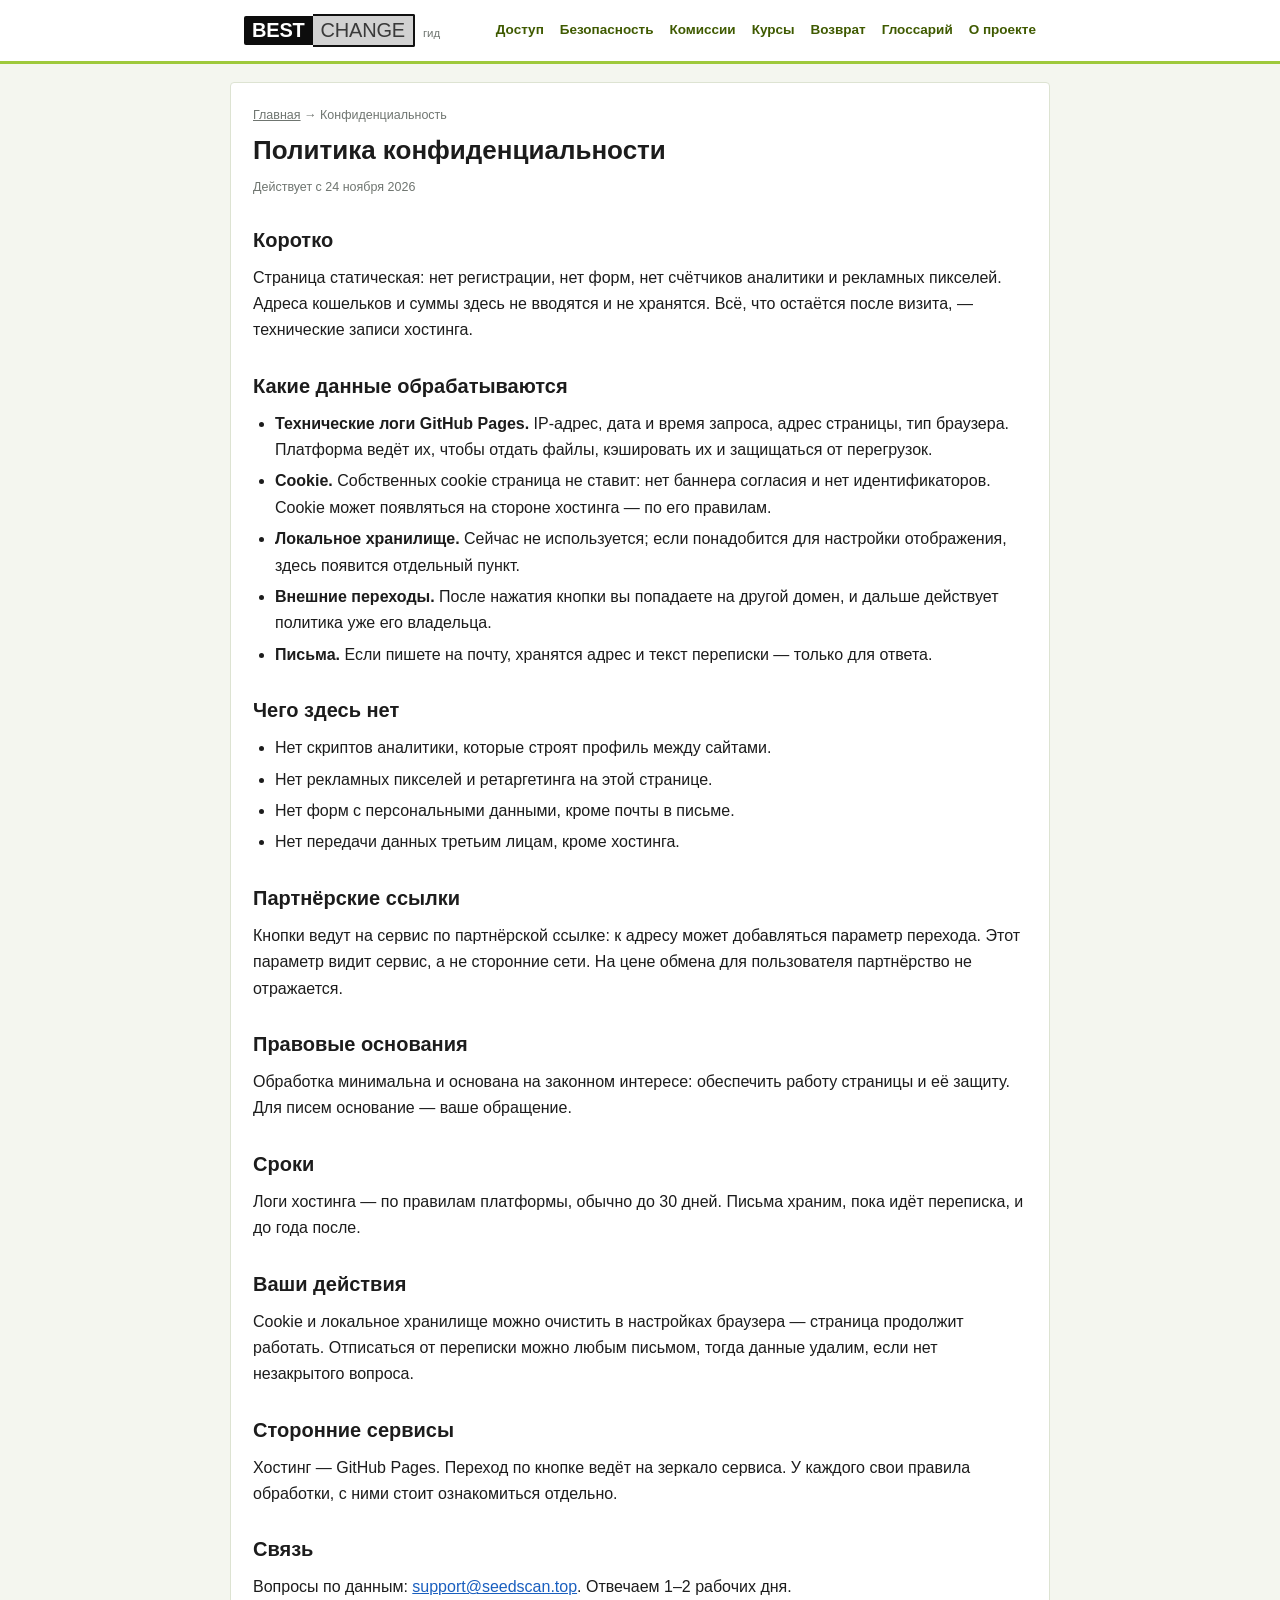
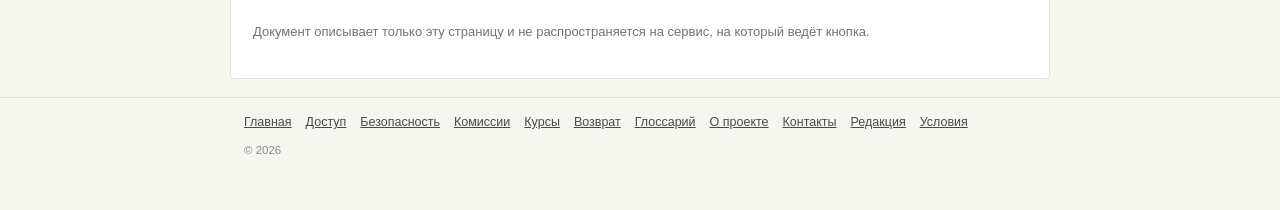
<file: privacy.html>
<!doctype html>
<html lang="ru">
<head>
<meta charset="utf-8">
<meta name="viewport" content="width=device-width,initial-scale=1">
<title>Политика конфиденциальности</title>
<meta name="description" content="Какие данные собирает страница, зачем нужны cookie и локальное хранилище, какие сервисы используются и как отключить хранение.">
<link rel="canonical" href="https://bestchange-ru.github.io/privacy.html">
<link rel="icon" href="/favicon.svg" type="image/svg+xml">
<link rel="stylesheet" href="/style.css">
</head>
<body>
<header class="site"><div class="wrap">
  <a class="brand" href="/"><b>BEST</b><i>CHANGE</i><span class="tail">гид</span></a>
  <nav class="top">
    <a href="/guide.html">Доступ</a><a href="/security.html">Безопасность</a>
    <a href="/fees.html">Комиссии</a><a href="/rates.html">Курсы</a><a href="/returns.html">Возврат</a><a href="/glossary.html">Глоссарий</a><a href="/about.html">О проекте</a>
  </nav>
</div></header>

<main class="wrap">
<p class="crumbs"><a href="/">Главная</a> → Конфиденциальность</p>
<h1>Политика конфиденциальности</h1>
<p class="meta">Действует с 24 ноября 2026</p>

<h2>Коротко</h2>
<p>Страница статическая: нет регистрации, нет форм, нет счётчиков аналитики и рекламных пикселей. Адреса кошельков и суммы здесь не вводятся и не хранятся. Всё, что остаётся после визита, — технические записи хостинга.</p>

<h2>Какие данные обрабатываются</h2>
<ul>
<li><strong>Технические логи GitHub Pages.</strong> IP-адрес, дата и время запроса, адрес страницы, тип браузера. Платформа ведёт их, чтобы отдать файлы, кэшировать их и защищаться от перегрузок.</li>
<li><strong>Cookie.</strong> Собственных cookie страница не ставит: нет баннера согласия и нет идентификаторов. Cookie может появляться на стороне хостинга — по его правилам.</li>
<li><strong>Локальное хранилище.</strong> Сейчас не используется; если понадобится для настройки отображения, здесь появится отдельный пункт.</li>
<li><strong>Внешние переходы.</strong> После нажатия кнопки вы попадаете на другой домен, и дальше действует политика уже его владельца.</li>
<li><strong>Письма.</strong> Если пишете на почту, хранятся адрес и текст переписки — только для ответа.</li>
</ul>

<h2>Чего здесь нет</h2>
<ul>
<li>Нет скриптов аналитики, которые строят профиль между сайтами.</li>
<li>Нет рекламных пикселей и ретаргетинга на этой странице.</li>
<li>Нет форм с персональными данными, кроме почты в письме.</li>
<li>Нет передачи данных третьим лицам, кроме хостинга.</li>
</ul>

<h2>Партнёрские ссылки</h2>
<p>Кнопки ведут на сервис по партнёрской ссылке: к адресу может добавляться параметр перехода. Этот параметр видит сервис, а не сторонние сети. На цене обмена для пользователя партнёрство не отражается.</p>

<h2>Правовые основания</h2>
<p>Обработка минимальна и основана на законном интересе: обеспечить работу страницы и её защиту. Для писем основание — ваше обращение.</p>

<h2>Сроки</h2>
<p>Логи хостинга — по правилам платформы, обычно до 30 дней. Письма храним, пока идёт переписка, и до года после.</p>

<h2>Ваши действия</h2>
<p>Cookie и локальное хранилище можно очистить в настройках браузера — страница продолжит работать. Отписаться от переписки можно любым письмом, тогда данные удалим, если нет незакрытого вопроса.</p>

<h2>Сторонние сервисы</h2>
<p>Хостинг — GitHub Pages. Переход по кнопке ведёт на зеркало сервиса. У каждого свои правила обработки, с ними стоит ознакомиться отдельно.</p>

<h2>Связь</h2>
<p>Вопросы по данным: <a href="mailto:support@seedscan.top">support@seedscan.top</a>. Отвечаем 1–2 рабочих дня.</p>

<p class="small muted" style="margin-top:20px">Документ описывает только эту страницу и не распространяется на сервис, на который ведёт кнопка.</p>
</main>

<footer class="site"><div class="wrap">
  <div class="cols"><a href="/">Главная</a><a href="/guide.html">Доступ</a><a href="/security.html">Безопасность</a><a href="/fees.html">Комиссии</a><a href="/rates.html">Курсы</a><a href="/returns.html">Возврат</a><a href="/glossary.html">Глоссарий</a><a href="/about.html">О проекте</a><a href="/contacts.html">Контакты</a><a href="/editorial.html">Редакция</a><a href="/terms.html">Условия</a></div>
  <p class="small">© 2026</p>
</div></footer>
</body>
</html>
</file>
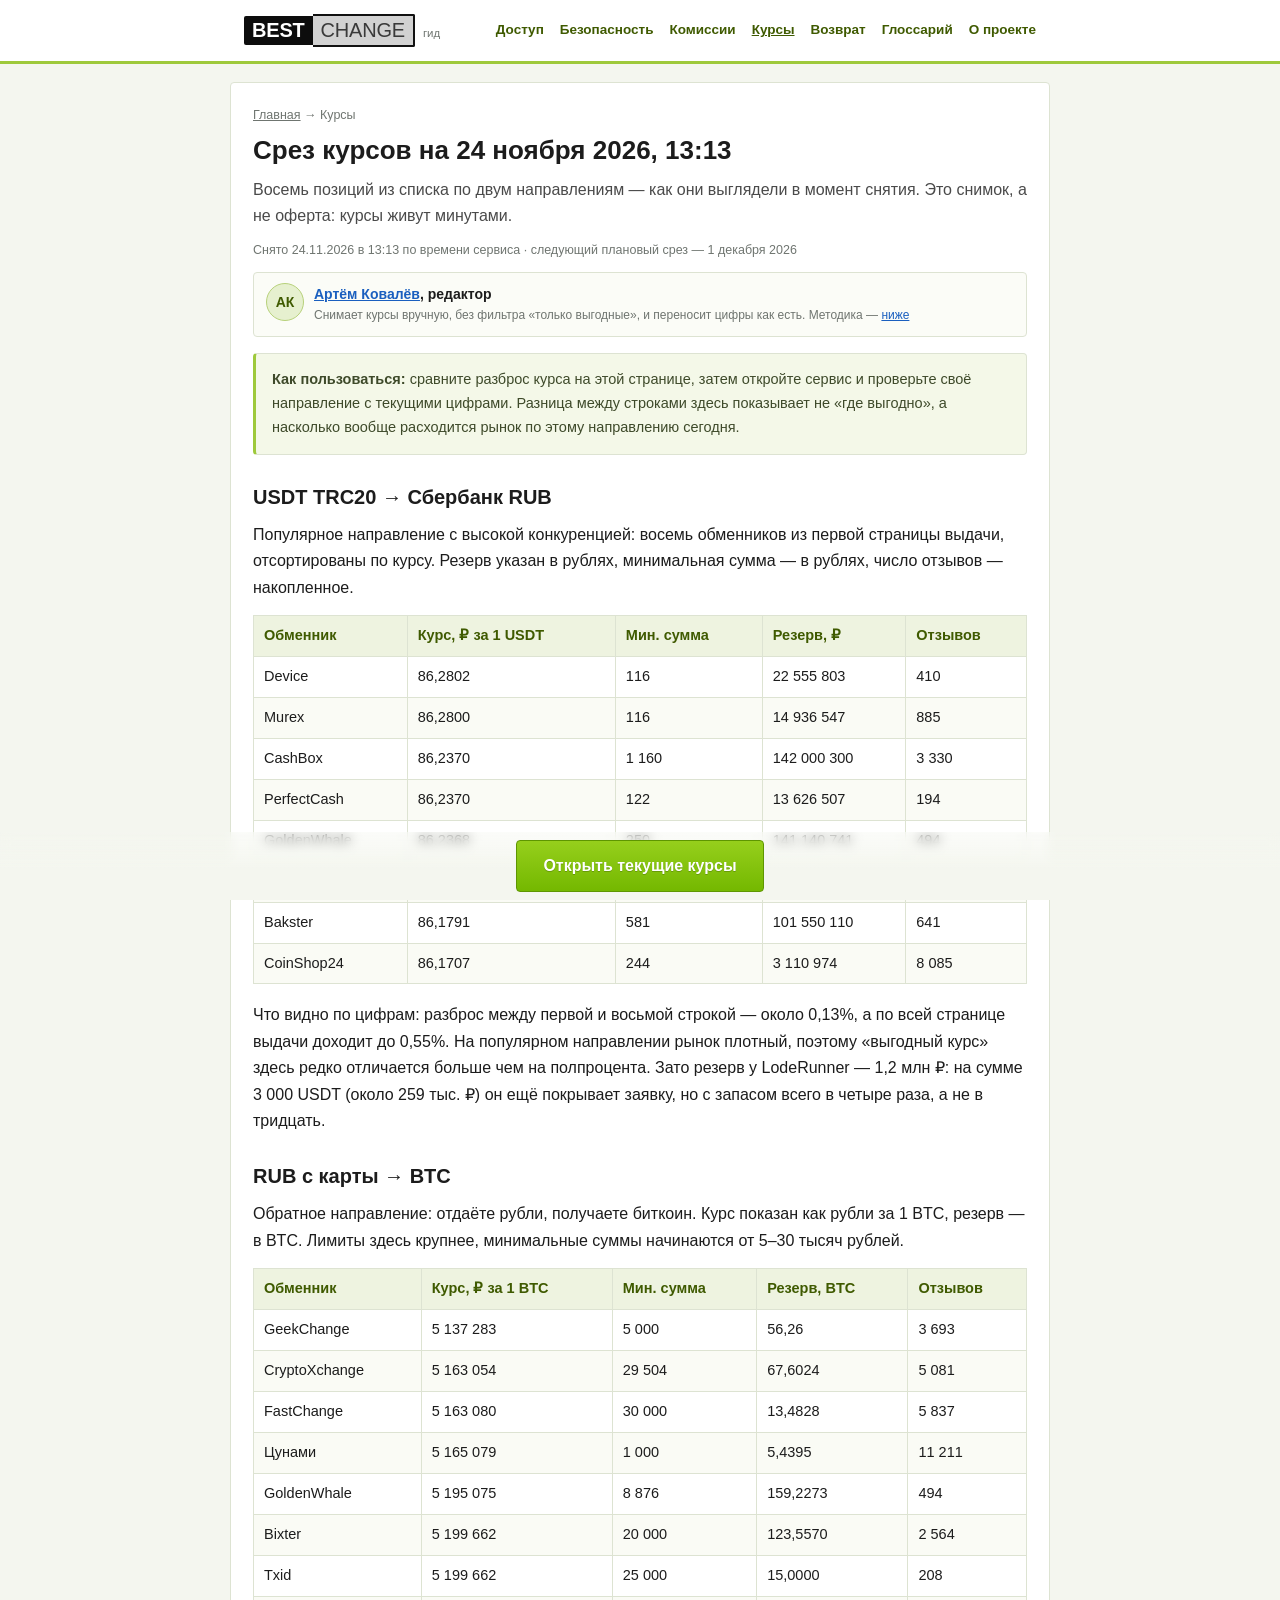
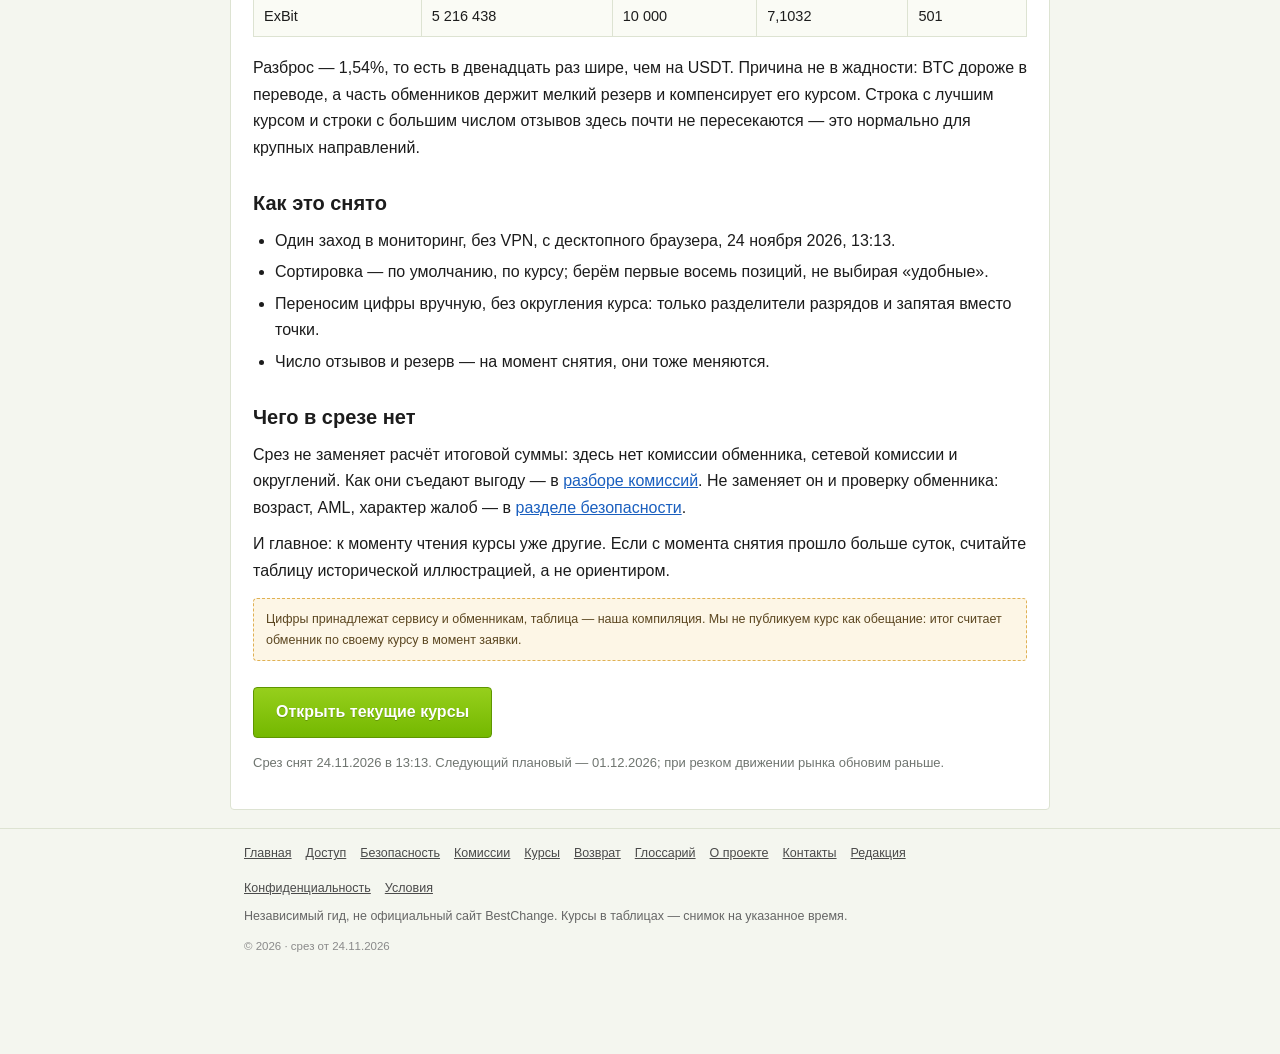
<file: rates.html>
<!doctype html>
<html lang="ru">
<head>
<meta charset="utf-8">
<meta name="viewport" content="width=device-width,initial-scale=1">
<title>Срез курсов 24.11.2026: USDT TRC20 → Сбербанк и RUB → BTC</title>
<meta name="description" content="Ручной срез курсов обменников на 24 ноября 2026: USDT TRC20 на Сбербанк и рубли с карты на BTC. Курсы, минимальные суммы, резервы и число отзывов с указанием времени снятия.">
<link rel="canonical" href="https://bestchange-ru.github.io/rates.html">
<link rel="icon" href="/favicon.svg" type="image/svg+xml">
<link rel="stylesheet" href="/style.css">
<script type="application/ld+json">
{"@context":"https://schema.org","@type":"Article","headline":"Срез курсов на 24.11.2026","datePublished":"2026-11-24","dateModified":"2026-11-24","inLanguage":"ru","author":{"@type":"Person","name":"Артём Ковалёв","jobTitle":"редактор","url":"https://bestchange-ru.github.io/about.html#author"},"publisher":{"@type":"Organization","@id":"https://bestchange-ru.github.io/#org","name":"Проект-гид BestChange"},"mainEntityOfPage":"https://bestchange-ru.github.io/rates.html"}
</script>
<script type="application/ld+json">
{"@context":"https://schema.org","@type":"BreadcrumbList","itemListElement":[{"@type":"ListItem","position":1,"name":"Главная","item":"https://bestchange-ru.github.io/"},{"@type":"ListItem","position":2,"name":"Курсы","item":"https://bestchange-ru.github.io/rates.html"}]}
</script>
</head>
<body class="has-sticky">
<header class="site"><div class="wrap">
  <a class="brand" href="/"><b>BEST</b><i>CHANGE</i><span class="tail">гид</span></a>
  <nav class="top">
    <a href="/guide.html">Доступ</a><a href="/security.html">Безопасность</a>
    <a href="/fees.html">Комиссии</a><a href="/rates.html" aria-current="page">Курсы</a><a href="/returns.html">Возврат</a><a href="/glossary.html">Глоссарий</a><a href="/about.html">О проекте</a>
  </nav>
</div></header>

<main class="wrap">
<p class="crumbs"><a href="/">Главная</a> → Курсы</p>
<h1>Срез курсов на 24 ноября 2026, 13:13</h1>
<p class="lead">Восемь позиций из списка по двум направлениям — как они выглядели в момент снятия. Это снимок, а не оферта: курсы живут минутами.</p>
<p class="meta">Снято 24.11.2026 в 13:13 по времени сервиса · следующий плановый срез — 1 декабря 2026</p>

<div class="byline">
  <div class="avatar" aria-hidden="true">АК</div>
  <div>
    <p class="n"><a href="/about.html#author">Артём Ковалёв</a>, редактор</p>
    <p class="m">Снимает курсы вручную, без фильтра «только выгодные», и переносит цифры как есть. Методика — <a href="#how">ниже</a></p>
  </div>
</div>

<div class="card note"><p style="margin:0"><strong>Как пользоваться:</strong> сравните разброс курса на этой странице, затем откройте сервис и проверьте своё направление с текущими цифрами. Разница между строками здесь показывает не «где выгодно», а насколько вообще расходится рынок по этому направлению сегодня.</p></div>

<h2 id="usdt">USDT TRC20 → Сбербанк RUB</h2>
<p>Популярное направление с высокой конкуренцией: восемь обменников из первой страницы выдачи, отсортированы по курсу. Резерв указан в рублях, минимальная сумма — в рублях, число отзывов — накопленное.</p>
<table>
  <thead><tr><th>Обменник</th><th>Курс, ₽ за 1 USDT</th><th>Мин. сумма</th><th>Резерв, ₽</th><th>Отзывов</th></tr></thead>
  <tbody>
    <tr><td>Device</td><td>86,2802</td><td>116</td><td>22 555 803</td><td>410</td></tr>
    <tr><td>Murex</td><td>86,2800</td><td>116</td><td>14 936 547</td><td>885</td></tr>
    <tr><td>CashBox</td><td>86,2370</td><td>1 160</td><td>142 000 300</td><td>3 330</td></tr>
    <tr><td>PerfectCash</td><td>86,2370</td><td>122</td><td>13 626 507</td><td>194</td></tr>
    <tr><td>GoldenWhale</td><td>86,2368</td><td>250</td><td>141 140 741</td><td>494</td></tr>
    <tr><td>LodeRunner</td><td>86,2368</td><td>232</td><td>1 200 000</td><td>28</td></tr>
    <tr><td>Bakster</td><td>86,1791</td><td>581</td><td>101 550 110</td><td>641</td></tr>
    <tr><td>CoinShop24</td><td>86,1707</td><td>244</td><td>3 110 974</td><td>8 085</td></tr>
  </tbody>
</table>
<p>Что видно по цифрам: разброс между первой и восьмой строкой — около 0,13%, а по всей странице выдачи доходит до 0,55%. На популярном направлении рынок плотный, поэтому «выгодный курс» здесь редко отличается больше чем на полпроцента. Зато резерв у LodeRunner — 1,2 млн ₽: на сумме 3 000 USDT (около 259 тыс. ₽) он ещё покрывает заявку, но с запасом всего в четыре раза, а не в тридцать.</p>

<h2 id="btc">RUB с карты → BTC</h2>
<p>Обратное направление: отдаёте рубли, получаете биткоин. Курс показан как рубли за 1 BTC, резерв — в BTC. Лимиты здесь крупнее, минимальные суммы начинаются от 5–30 тысяч рублей.</p>
<table>
  <thead><tr><th>Обменник</th><th>Курс, ₽ за 1 BTC</th><th>Мин. сумма</th><th>Резерв, BTC</th><th>Отзывов</th></tr></thead>
  <tbody>
    <tr><td>GeekChange</td><td>5 137 283</td><td>5 000</td><td>56,26</td><td>3 693</td></tr>
    <tr><td>CryptoXchange</td><td>5 163 054</td><td>29 504</td><td>67,6024</td><td>5 081</td></tr>
    <tr><td>FastChange</td><td>5 163 080</td><td>30 000</td><td>13,4828</td><td>5 837</td></tr>
    <tr><td>Цунами</td><td>5 165 079</td><td>1 000</td><td>5,4395</td><td>11 211</td></tr>
    <tr><td>GoldenWhale</td><td>5 195 075</td><td>8 876</td><td>159,2273</td><td>494</td></tr>
    <tr><td>Bixter</td><td>5 199 662</td><td>20 000</td><td>123,5570</td><td>2 564</td></tr>
    <tr><td>Txid</td><td>5 199 662</td><td>25 000</td><td>15,0000</td><td>208</td></tr>
    <tr><td>ExBit</td><td>5 216 438</td><td>10 000</td><td>7,1032</td><td>501</td></tr>
  </tbody>
</table>
<p>Разброс — 1,54%, то есть в двенадцать раз шире, чем на USDT. Причина не в жадности: BTC дороже в переводе, а часть обменников держит мелкий резерв и компенсирует его курсом. Строка с лучшим курсом и строки с большим числом отзывов здесь почти не пересекаются — это нормально для крупных направлений.</p>

<h2 id="how">Как это снято</h2>
<ul>
<li>Один заход в мониторинг, без VPN, с десктопного браузера, 24 ноября 2026, 13:13.</li>
<li>Сортировка — по умолчанию, по курсу; берём первые восемь позиций, не выбирая «удобные».</li>
<li>Переносим цифры вручную, без округления курса: только разделители разрядов и запятая вместо точки.</li>
<li>Число отзывов и резерв — на момент снятия, они тоже меняются.</li>
</ul>

<h2 id="limits">Чего в срезе нет</h2>
<p>Срез не заменяет расчёт итоговой суммы: здесь нет комиссии обменника, сетевой комиссии и округлений. Как они съедают выгоду — в <a href="/fees.html">разборе комиссий</a>. Не заменяет он и проверку обменника: возраст, AML, характер жалоб — в <a href="/security.html">разделе безопасности</a>.</p>
<p>И главное: к моменту чтения курсы уже другие. Если с момента снятия прошло больше суток, считайте таблицу исторической иллюстрацией, а не ориентиром.</p>

<div class="disclosure">Цифры принадлежат сервису и обменникам, таблица — наша компиляция. Мы не публикуем курс как обещание: итог считает обменник по своему курсу в момент заявки.</div>

<p style="margin-top:20px"><a class="btn" href="https://www.bestchange.net/" rel="noopener">Открыть текущие курсы</a></p>
<p class="small muted">Срез снят 24.11.2026 в 13:13. Следующий плановый — 01.12.2026; при резком движении рынка обновим раньше.</p>
</main>

<footer class="site"><div class="wrap">
  <div class="cols"><a href="/">Главная</a><a href="/guide.html">Доступ</a><a href="/security.html">Безопасность</a><a href="/fees.html">Комиссии</a><a href="/rates.html">Курсы</a><a href="/returns.html">Возврат</a><a href="/glossary.html">Глоссарий</a><a href="/about.html">О проекте</a><a href="/contacts.html">Контакты</a><a href="/editorial.html">Редакция</a><a href="/privacy.html">Конфиденциальность</a><a href="/terms.html">Условия</a></div>
  <p>Независимый гид, не официальный сайт BestChange. Курсы в таблицах — снимок на указанное время.</p>
  <p class="small">© 2026 · срез от 24.11.2026</p>
</div></footer>
<div class="sticky"><a class="btn" href="https://www.bestchange.net/" rel="noopener">Открыть текущие курсы</a></div>
</body>
</html>
</file>
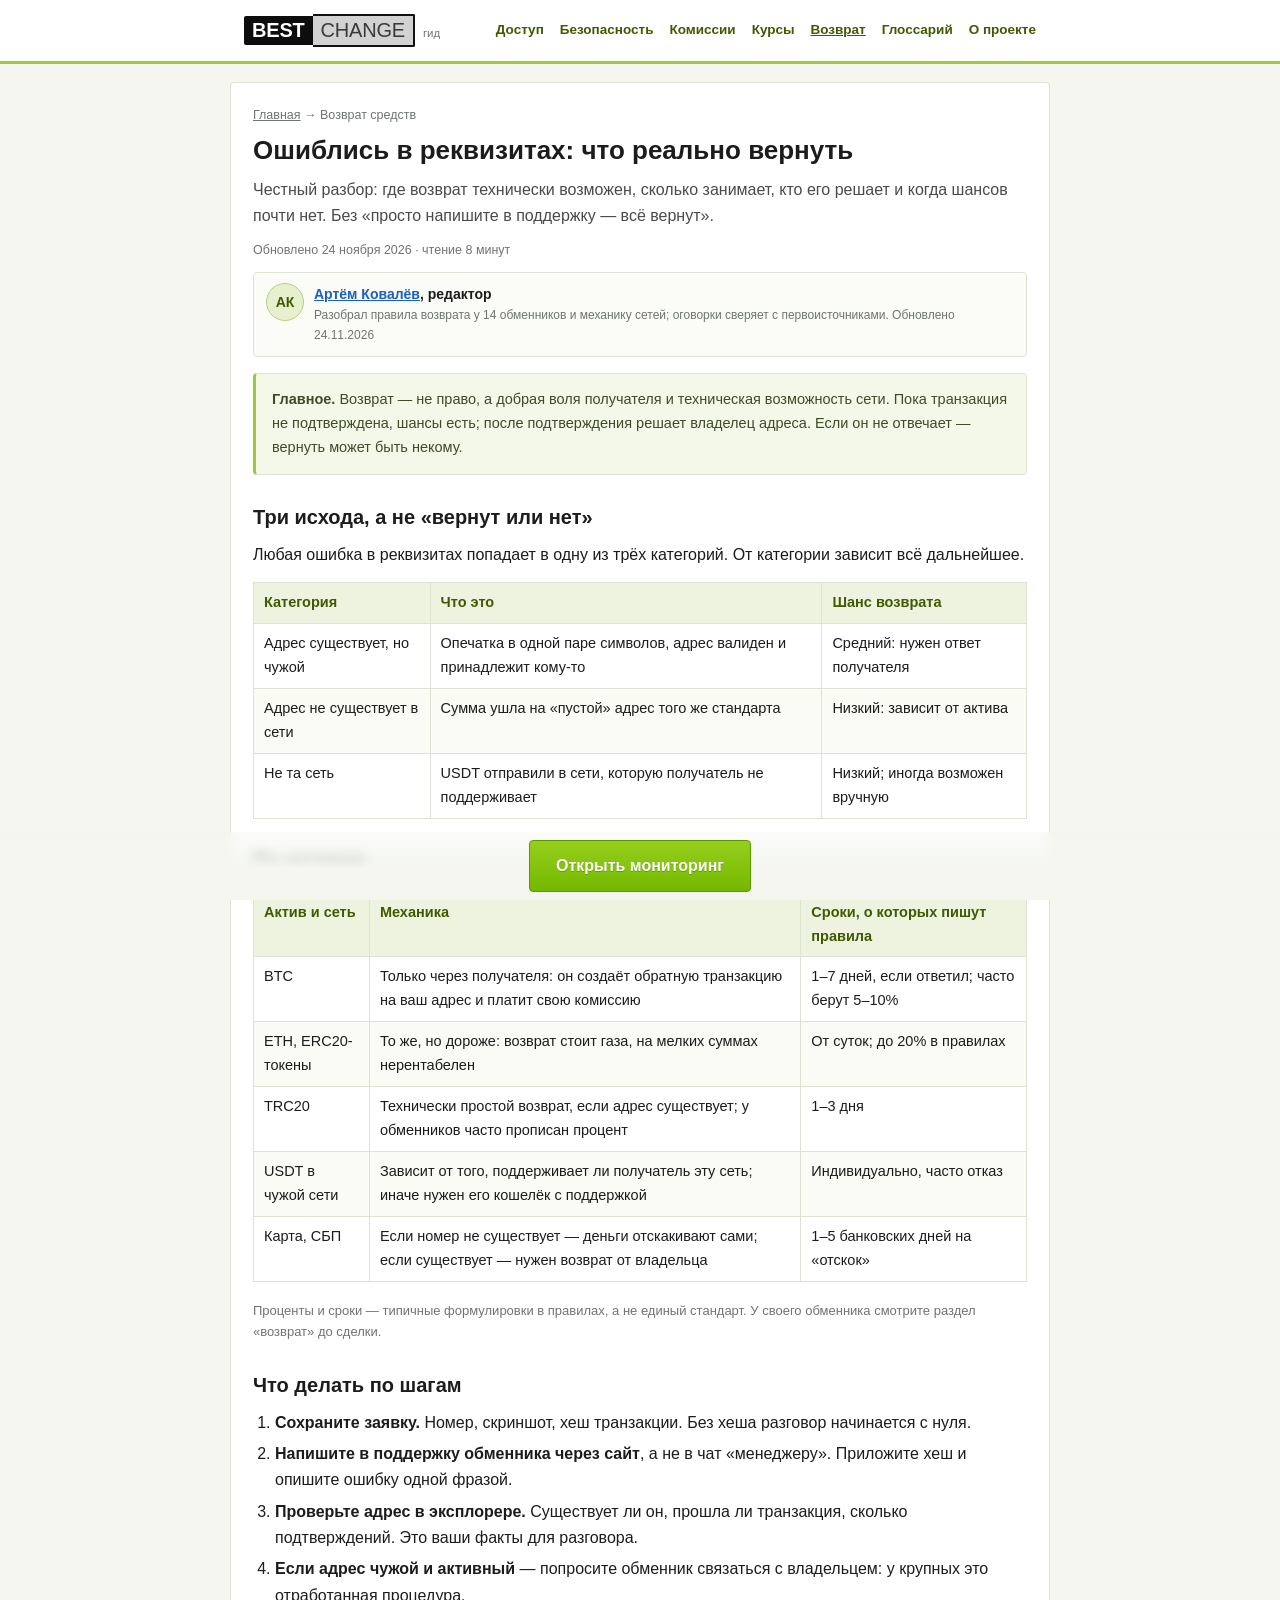
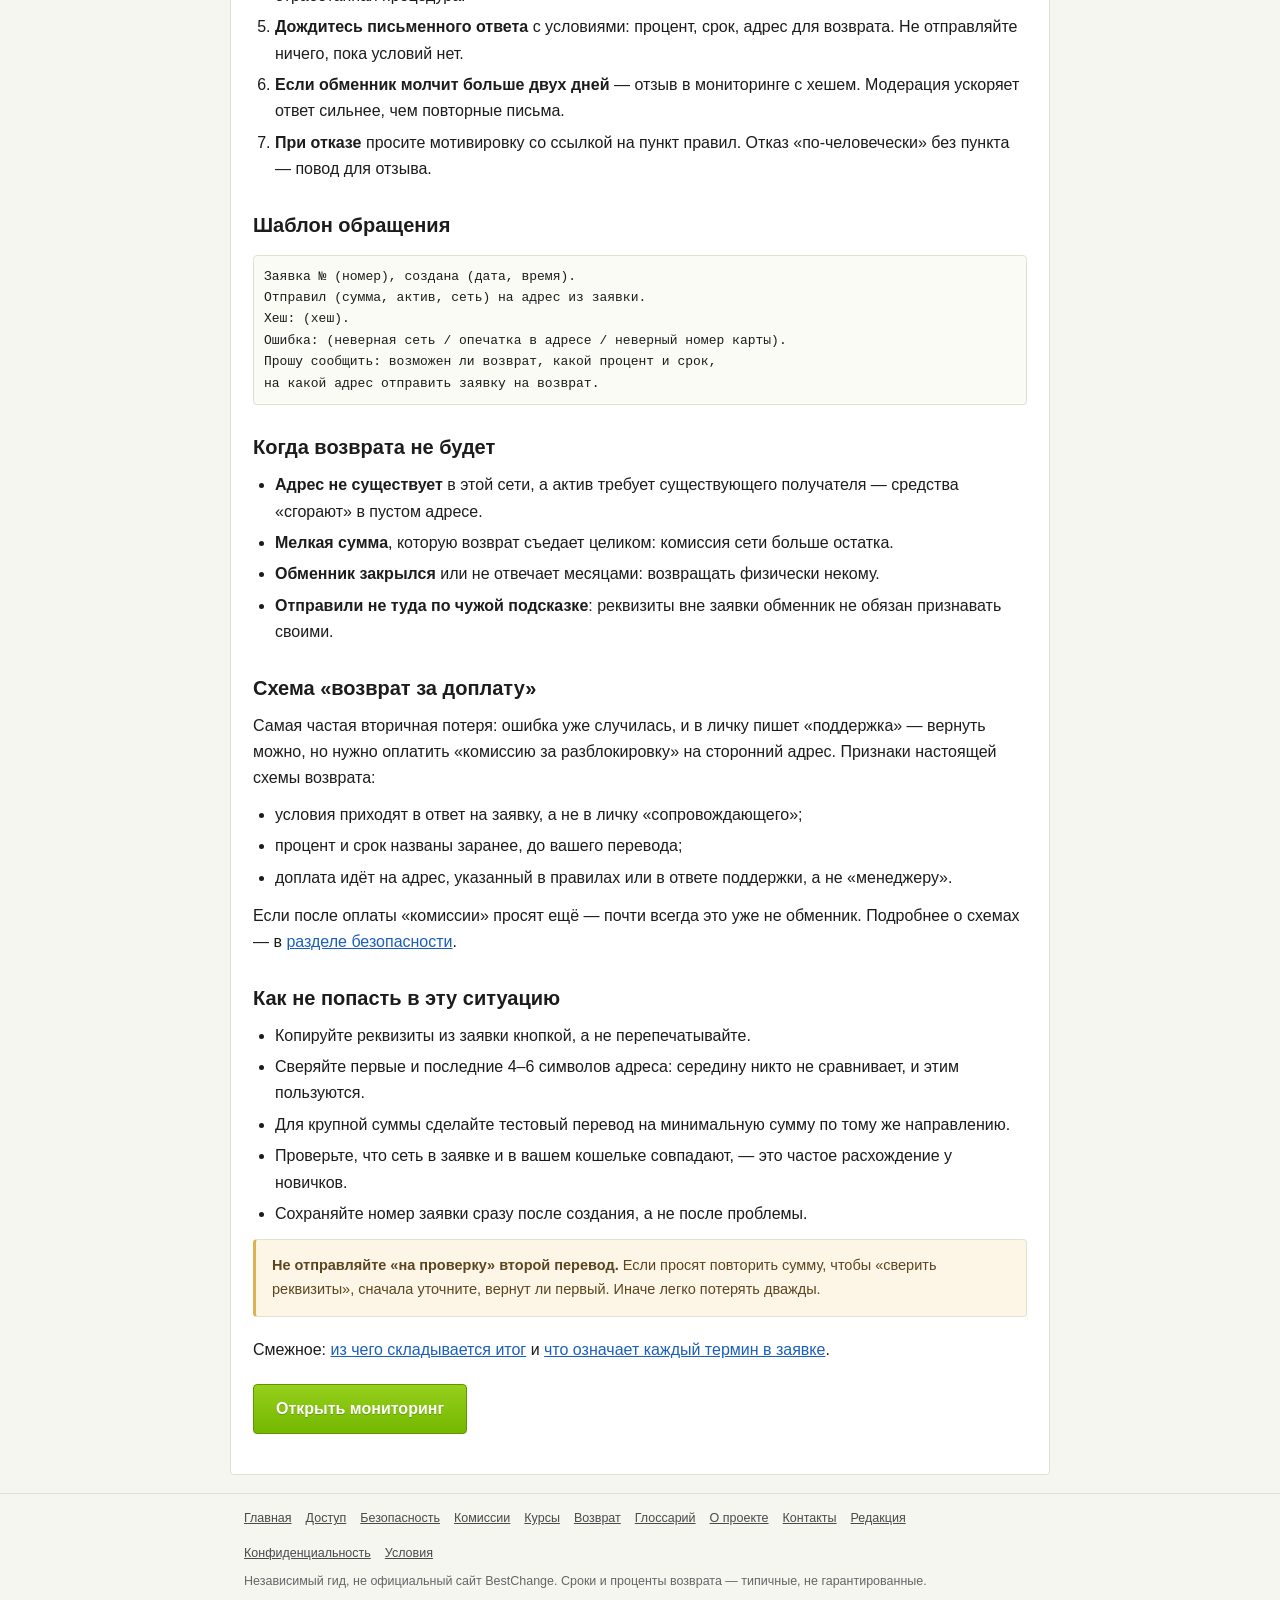
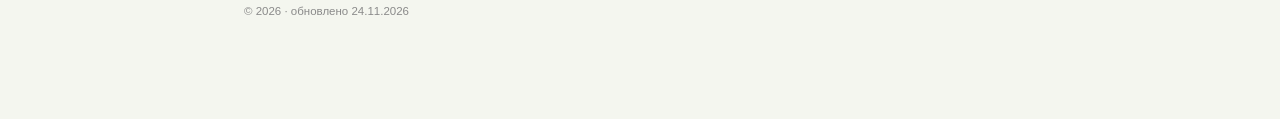
<file: returns.html>
<!doctype html>
<html lang="ru">
<head>
<meta charset="utf-8">
<meta name="viewport" content="width=device-width,initial-scale=1">
<title>Возврат средств при ошибке в реквизитах: что возможно по сетям</title>
<meta name="description" content="Ошиблись в адресе или номере карты: что реально можно вернуть по BTC, ETH, TRC20 и фиату, за какие сроки, кто решает и что писать в поддержку. Шаблон обращения и признаки схемы с «доплатой за возврат».">
<link rel="canonical" href="https://bestchange-ru.github.io/returns.html">
<link rel="icon" href="/favicon.svg" type="image/svg+xml">
<link rel="stylesheet" href="/style.css">
<script type="application/ld+json">
{"@context":"https://schema.org","@type":"Article","headline":"Возврат средств при ошибке в реквизитах","datePublished":"2026-11-24","dateModified":"2026-11-24","inLanguage":"ru","author":{"@type":"Person","name":"Артём Ковалёв","jobTitle":"редактор","url":"https://bestchange-ru.github.io/about.html#author"},"publisher":{"@type":"Organization","@id":"https://bestchange-ru.github.io/#org","name":"Проект-гид BestChange"},"mainEntityOfPage":"https://bestchange-ru.github.io/returns.html"}
</script>
<script type="application/ld+json">
{"@context":"https://schema.org","@type":"BreadcrumbList","itemListElement":[{"@type":"ListItem","position":1,"name":"Главная","item":"https://bestchange-ru.github.io/"},{"@type":"ListItem","position":2,"name":"Возврат средств","item":"https://bestchange-ru.github.io/returns.html"}]}
</script>
</head>
<body class="has-sticky">
<header class="site"><div class="wrap">
  <a class="brand" href="/"><b>BEST</b><i>CHANGE</i><span class="tail">гид</span></a>
  <nav class="top">
    <a href="/guide.html">Доступ</a><a href="/security.html">Безопасность</a>
    <a href="/fees.html">Комиссии</a><a href="/rates.html">Курсы</a><a href="/returns.html" aria-current="page">Возврат</a><a href="/glossary.html">Глоссарий</a><a href="/about.html">О проекте</a>
  </nav>
</div></header>

<main class="wrap">
<p class="crumbs"><a href="/">Главная</a> → Возврат средств</p>
<h1>Ошиблись в реквизитах: что реально вернуть</h1>
<p class="lead">Честный разбор: где возврат технически возможен, сколько занимает, кто его решает и когда шансов почти нет. Без «просто напишите в поддержку — всё вернут».</p>
<p class="meta">Обновлено 24 ноября 2026 · чтение 8 минут</p>

<div class="byline">
  <div class="avatar" aria-hidden="true">АК</div>
  <div>
    <p class="n"><a href="/about.html#author">Артём Ковалёв</a>, редактор</p>
    <p class="m">Разобрал правила возврата у 14 обменников и механику сетей; оговорки сверяет с первоисточниками. Обновлено 24.11.2026</p>
  </div>
</div>

<div class="card note"><p style="margin:0"><strong>Главное.</strong> Возврат — не право, а добрая воля получателя и техническая возможность сети. Пока транзакция не подтверждена, шансы есть; после подтверждения решает владелец адреса. Если он не отвечает — вернуть может быть некому.</p></div>

<h2>Три исхода, а не «вернут или нет»</h2>
<p>Любая ошибка в реквизитах попадает в одну из трёх категорий. От категории зависит всё дальнейшее.</p>
<table>
  <thead><tr><th>Категория</th><th>Что это</th><th>Шанс возврата</th></tr></thead>
  <tbody>
    <tr><td>Адрес существует, но чужой</td><td>Опечатка в одной паре символов, адрес валиден и принадлежит кому-то</td><td>Средний: нужен ответ получателя</td></tr>
    <tr><td>Адрес не существует в сети</td><td>Сумма ушла на «пустой» адрес того же стандарта</td><td>Низкий: зависит от актива</td></tr>
    <tr><td>Не та сеть</td><td>USDT отправили в сети, которую получатель не поддерживает</td><td>Низкий; иногда возможен вручную</td></tr>
  </tbody>
</table>

<h2>По активам</h2>
<table>
  <thead><tr><th>Актив и сеть</th><th>Механика</th><th>Сроки, о которых пишут правила</th></tr></thead>
  <tbody>
    <tr><td>BTC</td><td>Только через получателя: он создаёт обратную транзакцию на ваш адрес и платит свою комиссию</td><td>1–7 дней, если ответил; часто берут 5–10%</td></tr>
    <tr><td>ETH, ERC20-токены</td><td>То же, но дороже: возврат стоит газа, на мелких суммах нерентабелен</td><td>От суток; до 20% в правилах</td></tr>
    <tr><td>TRC20</td><td>Технически простой возврат, если адрес существует; у обменников часто прописан процент</td><td>1–3 дня</td></tr>
    <tr><td>USDT в чужой сети</td><td>Зависит от того, поддерживает ли получатель эту сеть; иначе нужен его кошелёк с поддержкой</td><td>Индивидуально, часто отказ</td></tr>
    <tr><td>Карта, СБП</td><td>Если номер не существует — деньги отскакивают сами; если существует — нужен возврат от владельца</td><td>1–5 банковских дней на «отскок»</td></tr>
  </tbody>
</table>
<p class="small muted">Проценты и сроки — типичные формулировки в правилах, а не единый стандарт. У своего обменника смотрите раздел «возврат» до сделки.</p>

<h2>Что делать по шагам</h2>
<ol>
<li><strong>Сохраните заявку.</strong> Номер, скриншот, хеш транзакции. Без хеша разговор начинается с нуля.</li>
<li><strong>Напишите в поддержку обменника через сайт</strong>, а не в чат «менеджеру». Приложите хеш и опишите ошибку одной фразой.</li>
<li><strong>Проверьте адрес в эксплорере.</strong> Существует ли он, прошла ли транзакция, сколько подтверждений. Это ваши факты для разговора.</li>
<li><strong>Если адрес чужой и активный</strong> — попросите обменник связаться с владельцем: у крупных это отработанная процедура.</li>
<li><strong>Дождитесь письменного ответа</strong> с условиями: процент, срок, адрес для возврата. Не отправляйте ничего, пока условий нет.</li>
<li><strong>Если обменник молчит больше двух дней</strong> — отзыв в мониторинге с хешем. Модерация ускоряет ответ сильнее, чем повторные письма.</li>
<li><strong>При отказе</strong> просите мотивировку со ссылкой на пункт правил. Отказ «по-человечески» без пункта — повод для отзыва.</li>
</ol>

<h2>Шаблон обращения</h2>
<pre style="overflow:auto;background:#fafbf5;border:1px solid var(--line);padding:10px;font-size:13px;border-radius:4px">Заявка № (номер), создана (дата, время).
Отправил (сумма, актив, сеть) на адрес из заявки.
Хеш: (хеш).
Ошибка: (неверная сеть / опечатка в адресе / неверный номер карты).
Прошу сообщить: возможен ли возврат, какой процент и срок,
на какой адрес отправить заявку на возврат.</pre>

<h2>Когда возврата не будет</h2>
<ul>
<li><strong>Адрес не существует</strong> в этой сети, а актив требует существующего получателя — средства «сгорают» в пустом адресе.</li>
<li><strong>Мелкая сумма</strong>, которую возврат съедает целиком: комиссия сети больше остатка.</li>
<li><strong>Обменник закрылся</strong> или не отвечает месяцами: возвращать физически некому.</li>
<li><strong>Отправили не туда по чужой подсказке</strong>: реквизиты вне заявки обменник не обязан признавать своими.</li>
</ul>

<h2>Схема «возврат за доплату»</h2>
<p>Самая частая вторичная потеря: ошибка уже случилась, и в личку пишет «поддержка» — вернуть можно, но нужно оплатить «комиссию за разблокировку» на сторонний адрес. Признаки настоящей схемы возврата:</p>
<ul>
<li>условия приходят в ответ на заявку, а не в личку «сопровождающего»;</li>
<li>процент и срок названы заранее, до вашего перевода;</li>
<li>доплата идёт на адрес, указанный в правилах или в ответе поддержки, а не «менеджеру».</li>
</ul>
<p>Если после оплаты «комиссии» просят ещё — почти всегда это уже не обменник. Подробнее о схемах — в <a href="/security.html">разделе безопасности</a>.</p>

<h2>Как не попасть в эту ситуацию</h2>
<ul>
<li>Копируйте реквизиты из заявки кнопкой, а не перепечатывайте.</li>
<li>Сверяйте первые и последние 4–6 символов адреса: середину никто не сравнивает, и этим пользуются.</li>
<li>Для крупной суммы сделайте тестовый перевод на минимальную сумму по тому же направлению.</li>
<li>Проверьте, что сеть в заявке и в вашем кошельке совпадают, — это частое расхождение у новичков.</li>
<li>Сохраняйте номер заявки сразу после создания, а не после проблемы.</li>
</ul>

<div class="card warn"><p style="margin:0"><strong>Не отправляйте «на проверку» второй перевод.</strong> Если просят повторить сумму, чтобы «сверить реквизиты», сначала уточните, вернут ли первый. Иначе легко потерять дважды.</p></div>

<p style="margin-top:20px">Смежное: <a href="/fees.html">из чего складывается итог</a> и <a href="/glossary.html">что означает каждый термин в заявке</a>.</p>
<p style="margin-top:14px"><a class="btn" href="https://www.bestchange.net/" rel="noopener">Открыть мониторинг</a></p>
</main>

<footer class="site"><div class="wrap">
  <div class="cols"><a href="/">Главная</a><a href="/guide.html">Доступ</a><a href="/security.html">Безопасность</a><a href="/fees.html">Комиссии</a><a href="/rates.html">Курсы</a><a href="/returns.html">Возврат</a><a href="/glossary.html">Глоссарий</a><a href="/about.html">О проекте</a><a href="/contacts.html">Контакты</a><a href="/editorial.html">Редакция</a><a href="/privacy.html">Конфиденциальность</a><a href="/terms.html">Условия</a></div>
  <p>Независимый гид, не официальный сайт BestChange. Сроки и проценты возврата — типичные, не гарантированные.</p>
  <p class="small">© 2026 · обновлено 24.11.2026</p>
</div></footer>
<div class="sticky"><a class="btn" href="https://www.bestchange.net/" rel="noopener">Открыть мониторинг</a></div>
</body>
</html>
</file>
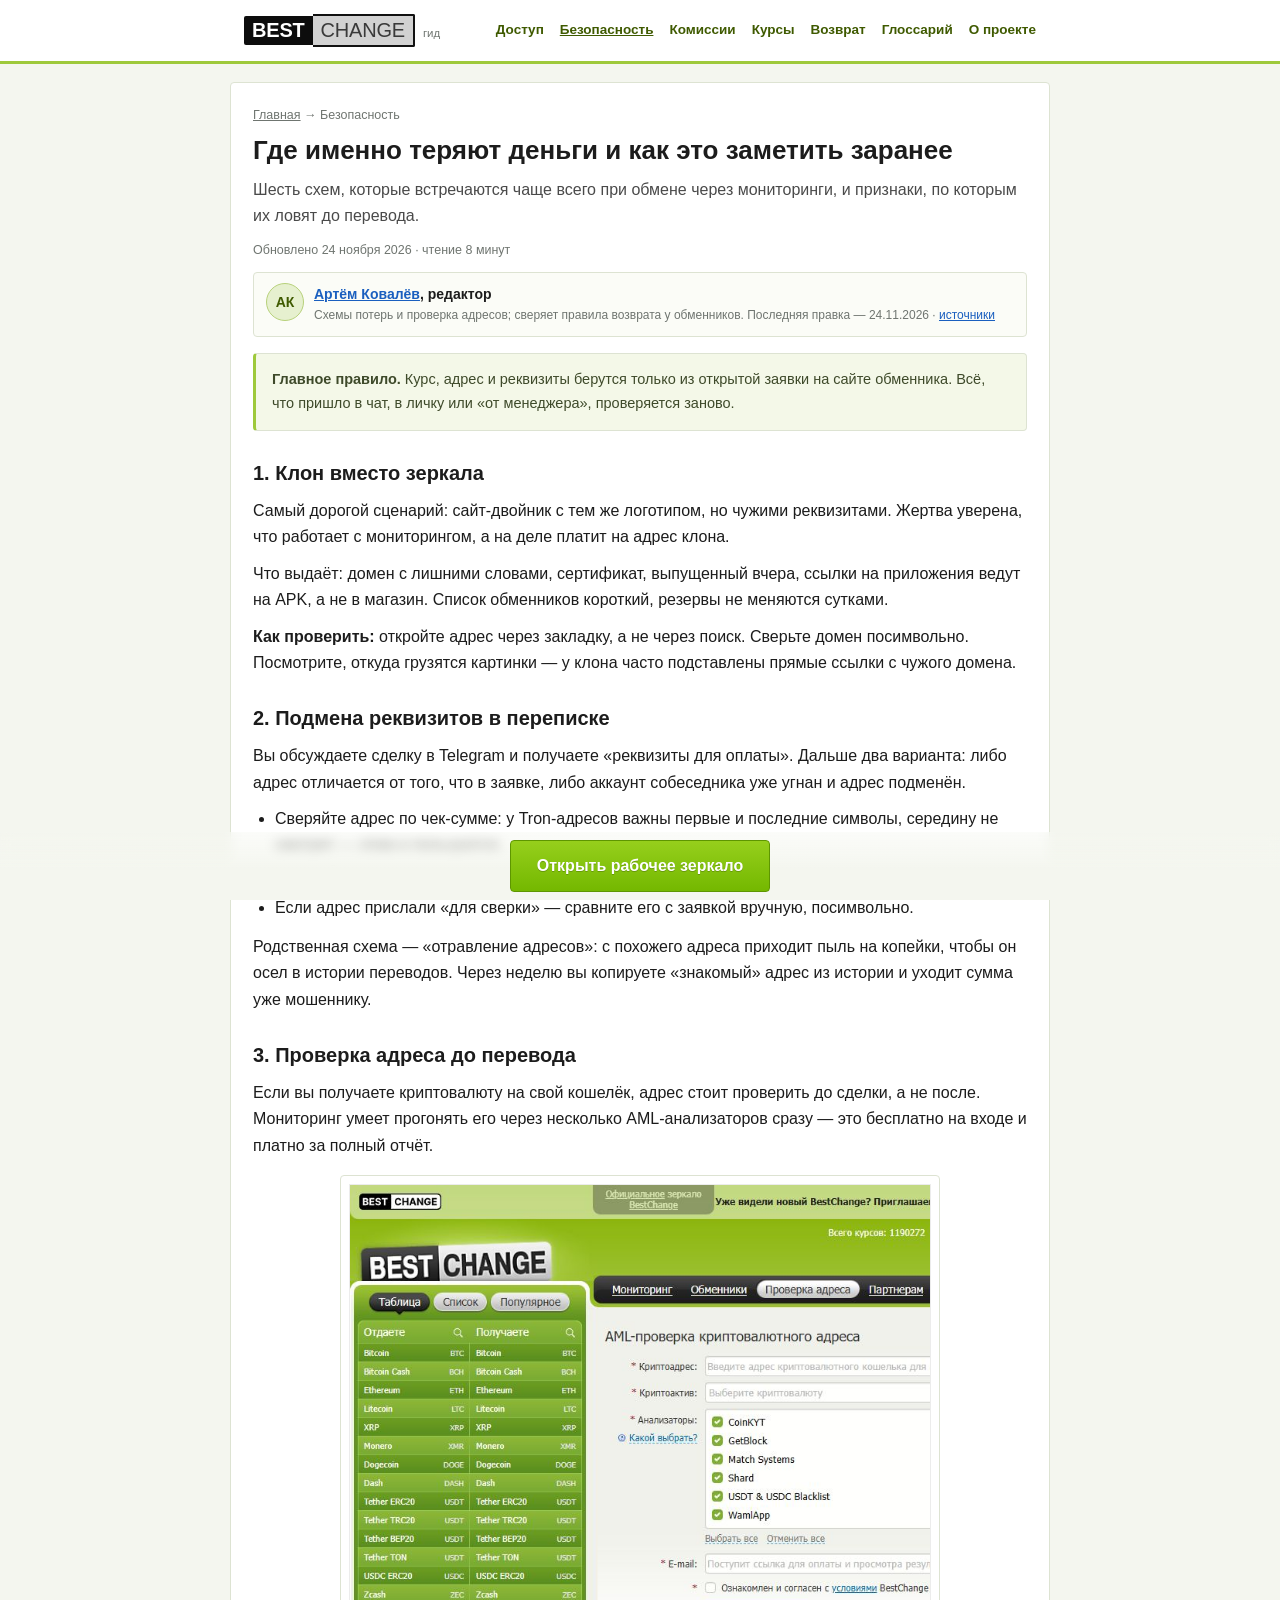
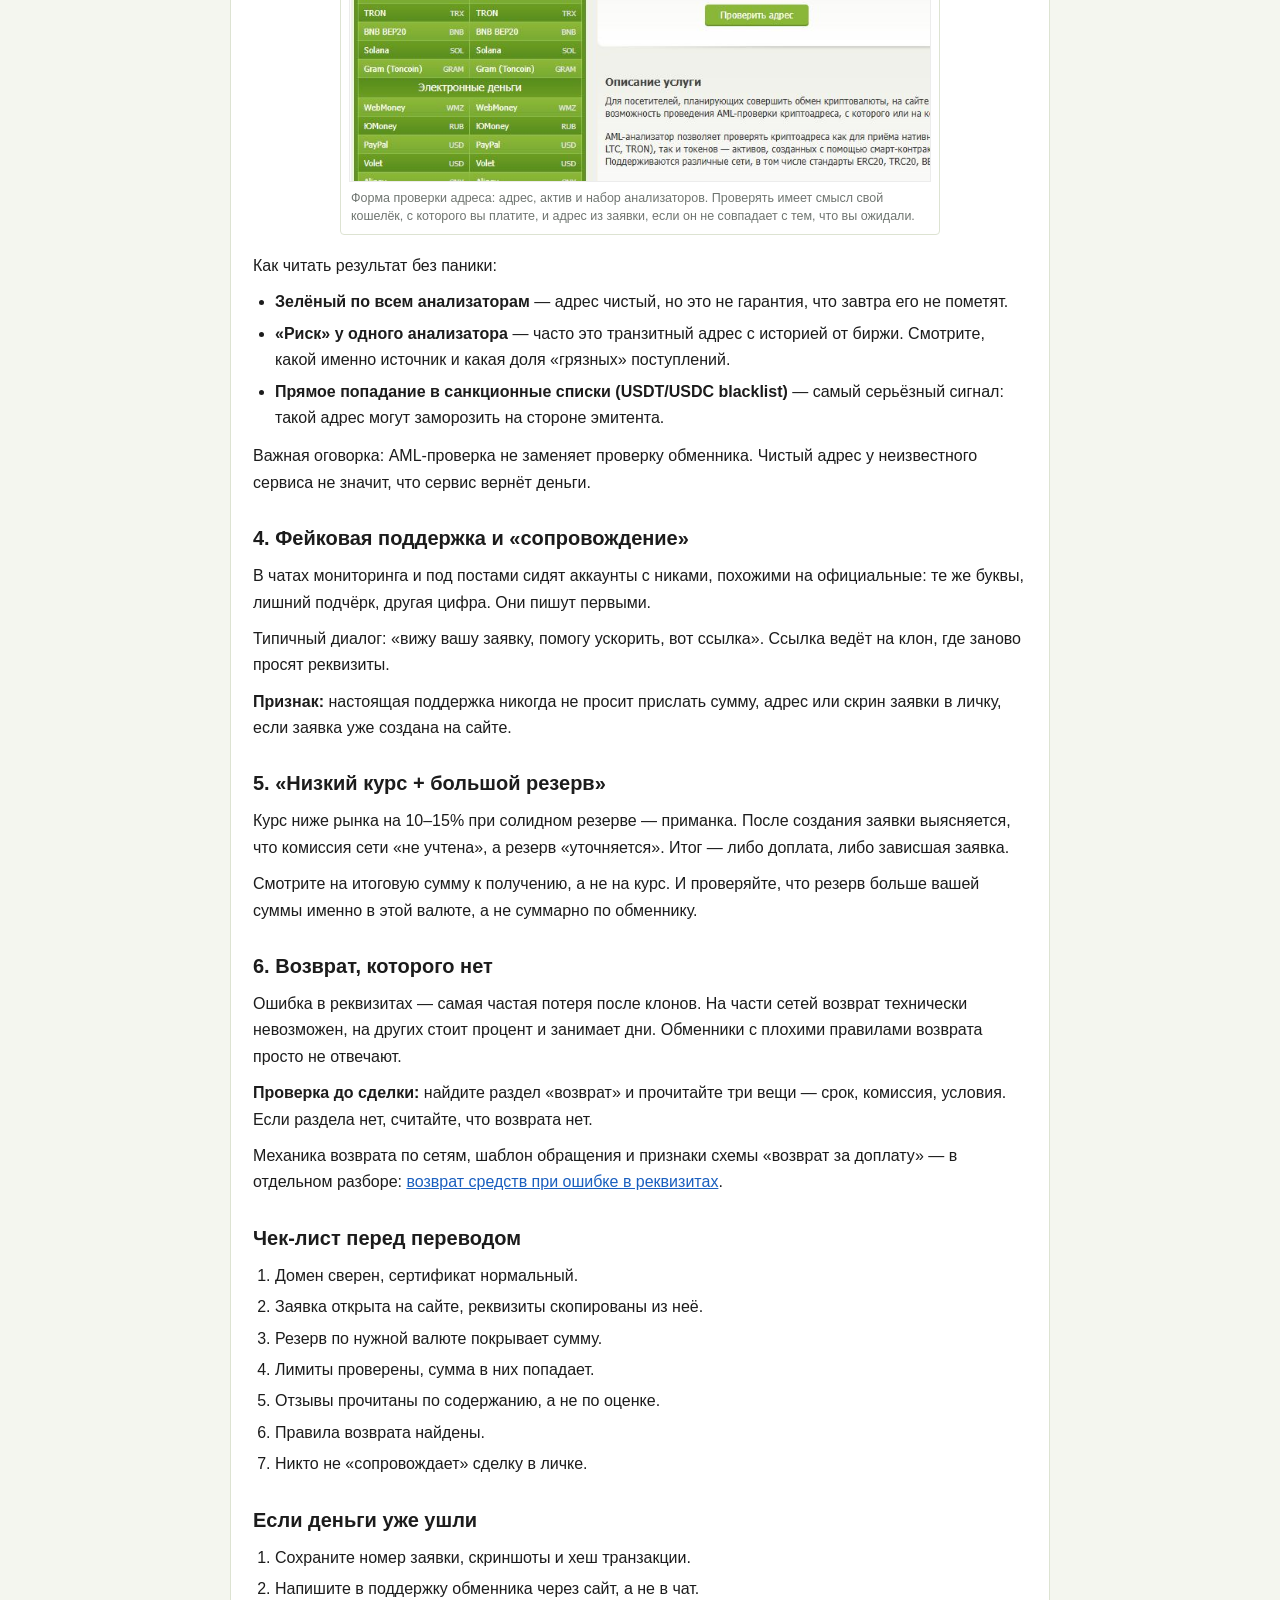
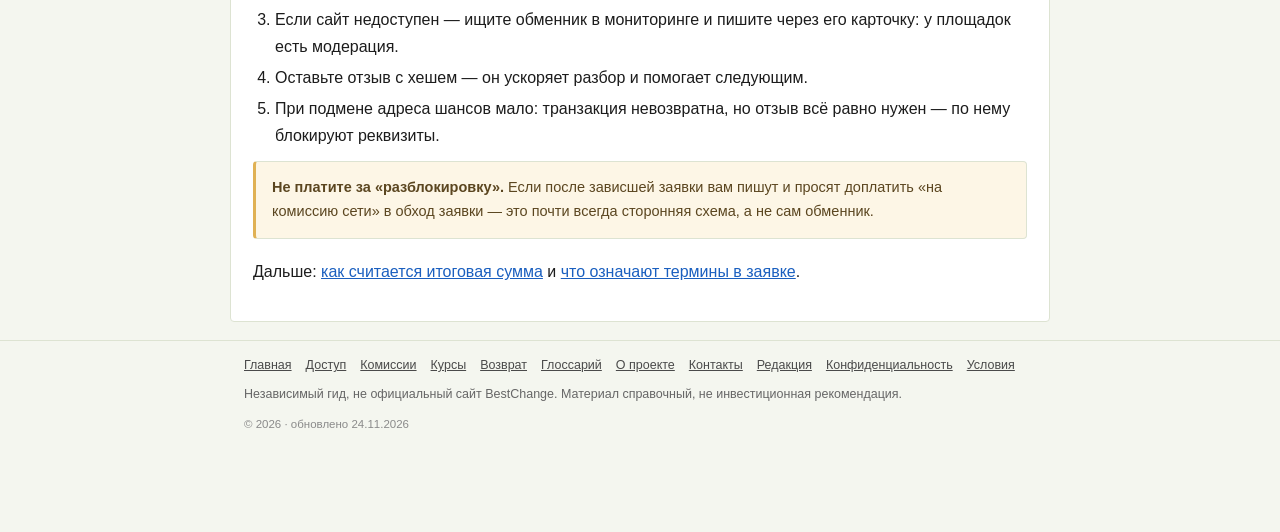
<file: security.html>
<!doctype html>
<html lang="ru">
<head>
<meta charset="utf-8">
<meta name="viewport" content="width=device-width,initial-scale=1">
<title>Безопасность при обмене: клоны, подмена реквизитов, фейковая поддержка</title>
<meta name="description" content="Как отличить клон обменника от настоящего, как подменяют реквизиты, что делают фейковые «помощники» в чатах и по каким признакам проверять обменник перед сделкой.">
<link rel="canonical" href="https://bestchange-ru.github.io/security.html">
<link rel="icon" href="/favicon.svg" type="image/svg+xml">
<link rel="stylesheet" href="/style.css">
<script type="application/ld+json">
{"@context":"https://schema.org","@type":"Article","headline":"Безопасность при обмене валют","datePublished":"2026-11-20","dateModified":"2026-11-24","inLanguage":"ru","author":{"@type":"Person","name":"Артём Ковалёв","jobTitle":"редактор","url":"https://bestchange-ru.github.io/about.html#author"},"publisher":{"@type":"Organization","@id":"https://bestchange-ru.github.io/#org","name":"Проект-гид BestChange"},"image":["https://bestchange-ru.github.io/shot-aml.jpg"],"mainEntityOfPage":"https://bestchange-ru.github.io/security.html"}
</script>
<script type="application/ld+json">
{"@context":"https://schema.org","@type":"BreadcrumbList","itemListElement":[{"@type":"ListItem","position":1,"name":"Главная","item":"https://bestchange-ru.github.io/"},{"@type":"ListItem","position":2,"name":"Безопасность","item":"https://bestchange-ru.github.io/security.html"}]}
</script>
</head>
<body class="has-sticky">
<header class="site"><div class="wrap">
  <a class="brand" href="/"><b>BEST</b><i>CHANGE</i><span class="tail">гид</span></a>
  <nav class="top">
    <a href="/guide.html">Доступ</a><a href="/security.html" aria-current="page">Безопасность</a>
    <a href="/fees.html">Комиссии</a><a href="/rates.html">Курсы</a><a href="/returns.html">Возврат</a><a href="/glossary.html">Глоссарий</a><a href="/about.html">О проекте</a>
  </nav>
</div></header>

<main class="wrap">
<p class="crumbs"><a href="/">Главная</a> → Безопасность</p>
<h1>Где именно теряют деньги и как это заметить заранее</h1>
<p class="lead">Шесть схем, которые встречаются чаще всего при обмене через мониторинги, и признаки, по которым их ловят до перевода.</p>
<p class="meta">Обновлено 24 ноября 2026 · чтение 8 минут</p>

<div class="byline">
  <div class="avatar" aria-hidden="true">АК</div>
  <div>
    <p class="n"><a href="/about.html#author">Артём Ковалёв</a>, редактор</p>
    <p class="m">Схемы потерь и проверка адресов; сверяет правила возврата у обменников. Последняя правка — 24.11.2026 · <a href="/editorial.html">источники</a></p>
  </div>
</div>

<div class="card note"><p style="margin:0"><strong>Главное правило.</strong> Курс, адрес и реквизиты берутся только из открытой заявки на сайте обменника. Всё, что пришло в чат, в личку или «от менеджера», проверяется заново.</p></div>

<h2>1. Клон вместо зеркала</h2>
<p>Самый дорогой сценарий: сайт-двойник с тем же логотипом, но чужими реквизитами. Жертва уверена, что работает с мониторингом, а на деле платит на адрес клона.</p>
<p>Что выдаёт: домен с лишними словами, сертификат, выпущенный вчера, ссылки на приложения ведут на APK, а не в магазин. Список обменников короткий, резервы не меняются сутками.</p>
<p><strong>Как проверить:</strong> откройте адрес через закладку, а не через поиск. Сверьте домен посимвольно. Посмотрите, откуда грузятся картинки — у клона часто подставлены прямые ссылки с чужого домена.</p>

<h2>2. Подмена реквизитов в переписке</h2>
<p>Вы обсуждаете сделку в Telegram и получаете «реквизиты для оплаты». Дальше два варианта: либо адрес отличается от того, что в заявке, либо аккаунт собеседника уже угнан и адрес подменён.</p>
<ul>
<li>Сверяйте адрес по чек-сумме: у Tron-адресов важны первые и последние символы, середину не смотрят — этим и пользуются.</li>
<li>Копируйте адрес из заявки, а не из сообщения.</li>
<li>Если адрес прислали «для сверки» — сравните его с заявкой вручную, посимвольно.</li>
</ul>
<p>Родственная схема — «отравление адресов»: с похожего адреса приходит пыль на копейки, чтобы он осел в истории переводов. Через неделю вы копируете «знакомый» адрес из истории и уходит сумма уже мошеннику.</p>

<h2 id="aml">3. Проверка адреса до перевода</h2>
<p>Если вы получаете криптовалюту на свой кошелёк, адрес стоит проверить до сделки, а не после. Мониторинг умеет прогонять его через несколько AML-анализаторов сразу — это бесплатно на входе и платно за полный отчёт.</p>
<figure class="shot">
  <img src="/shot-aml.jpg" width="752" height="768" loading="lazy" alt="Форма AML-проверки адреса: поле криптоадреса, выбор актива, список анализаторов CoinKyt, GetBlock, Match Systems, Shard, USDT и USDC Blacklist, WamlApp">
  <figcaption>Форма проверки адреса: адрес, актив и набор анализаторов. Проверять имеет смысл свой кошелёк, с которого вы платите, и адрес из заявки, если он не совпадает с тем, что вы ожидали.</figcaption>
</figure>
<p>Как читать результат без паники:</p>
<ul>
<li><strong>Зелёный по всем анализаторам</strong> — адрес чистый, но это не гарантия, что завтра его не пометят.</li>
<li><strong>«Риск» у одного анализатора</strong> — часто это транзитный адрес с историей от биржи. Смотрите, какой именно источник и какая доля «грязных» поступлений.</li>
<li><strong>Прямое попадание в санкционные списки (USDT/USDC blacklist)</strong> — самый серьёзный сигнал: такой адрес могут заморозить на стороне эмитента.</li>
</ul>
<p>Важная оговорка: AML-проверка не заменяет проверку обменника. Чистый адрес у неизвестного сервиса не значит, что сервис вернёт деньги.</p>

<h2>4. Фейковая поддержка и «сопровождение»</h2>
<p>В чатах мониторинга и под постами сидят аккаунты с никами, похожими на официальные: те же буквы, лишний подчёрк, другая цифра. Они пишут первыми.</p>
<p>Типичный диалог: «вижу вашу заявку, помогу ускорить, вот ссылка». Ссылка ведёт на клон, где заново просят реквизиты.</p>
<p><strong>Признак:</strong> настоящая поддержка никогда не просит прислать сумму, адрес или скрин заявки в личку, если заявка уже создана на сайте.</p>

<h2>5. «Низкий курс + большой резерв»</h2>
<p>Курс ниже рынка на 10–15% при солидном резерве — приманка. После создания заявки выясняется, что комиссия сети «не учтена», а резерв «уточняется». Итог — либо доплата, либо зависшая заявка.</p>
<p>Смотрите на итоговую сумму к получению, а не на курс. И проверяйте, что резерв больше вашей суммы именно в этой валюте, а не суммарно по обменнику.</p>

<h2>6. Возврат, которого нет</h2>
<p>Ошибка в реквизитах — самая частая потеря после клонов. На части сетей возврат технически невозможен, на других стоит процент и занимает дни. Обменники с плохими правилами возврата просто не отвечают.</p>
<p><strong>Проверка до сделки:</strong> найдите раздел «возврат» и прочитайте три вещи — срок, комиссия, условия. Если раздела нет, считайте, что возврата нет.</p>
<p>Механика возврата по сетям, шаблон обращения и признаки схемы «возврат за доплату» — в отдельном разборе: <a href="/returns.html">возврат средств при ошибке в реквизитах</a>.</p>

<h2>Чек-лист перед переводом</h2>
<ol>
<li>Домен сверен, сертификат нормальный.</li>
<li>Заявка открыта на сайте, реквизиты скопированы из неё.</li>
<li>Резерв по нужной валюте покрывает сумму.</li>
<li>Лимиты проверены, сумма в них попадает.</li>
<li>Отзывы прочитаны по содержанию, а не по оценке.</li>
<li>Правила возврата найдены.</li>
<li>Никто не «сопровождает» сделку в личке.</li>
</ol>

<h2>Если деньги уже ушли</h2>
<ol>
<li>Сохраните номер заявки, скриншоты и хеш транзакции.</li>
<li>Напишите в поддержку обменника через сайт, а не в чат.</li>
<li>Если сайт недоступен — ищите обменник в мониторинге и пишите через его карточку: у площадок есть модерация.</li>
<li>Оставьте отзыв с хешем — он ускоряет разбор и помогает следующим.</li>
<li>При подмене адреса шансов мало: транзакция невозвратна, но отзыв всё равно нужен — по нему блокируют реквизиты.</li>
</ol>

<div class="card warn"><p style="margin:0"><strong>Не платите за «разблокировку».</strong> Если после зависшей заявки вам пишут и просят доплатить «на комиссию сети» в обход заявки — это почти всегда сторонняя схема, а не сам обменник.</p></div>

<p style="margin-top:20px">Дальше: <a href="/fees.html">как считается итоговая сумма</a> и <a href="/glossary.html">что означают термины в заявке</a>.</p>
</main>

<footer class="site"><div class="wrap">
  <div class="cols"><a href="/">Главная</a><a href="/guide.html">Доступ</a><a href="/fees.html">Комиссии</a><a href="/rates.html">Курсы</a><a href="/returns.html">Возврат</a><a href="/glossary.html">Глоссарий</a><a href="/about.html">О проекте</a><a href="/contacts.html">Контакты</a><a href="/editorial.html">Редакция</a><a href="/privacy.html">Конфиденциальность</a><a href="/terms.html">Условия</a></div>
  <p>Независимый гид, не официальный сайт BestChange. Материал справочный, не инвестиционная рекомендация.</p>
  <p class="small">© 2026 · обновлено 24.11.2026</p>
</div></footer>
<div class="sticky"><a class="btn" href="https://www.bestchange.net/" rel="noopener">Открыть рабочее зеркало</a></div>
</body>
</html>
</file>
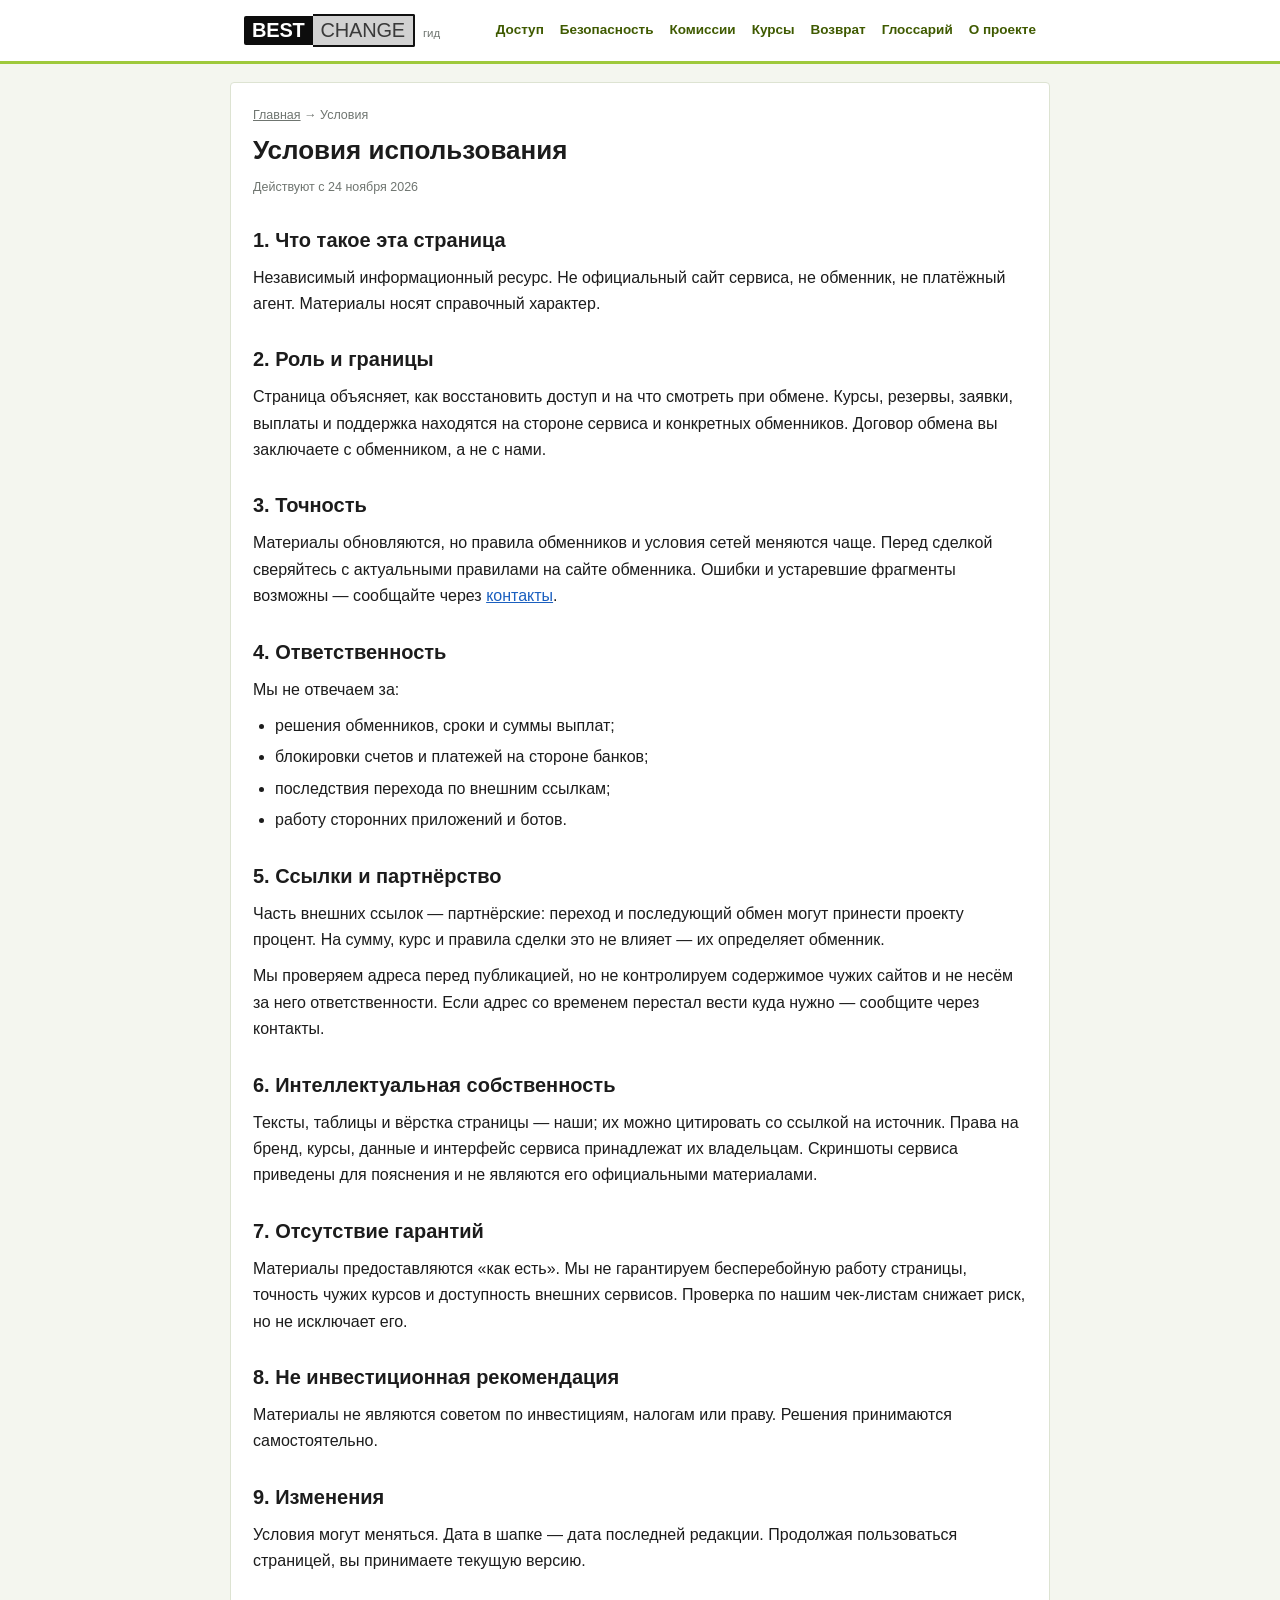
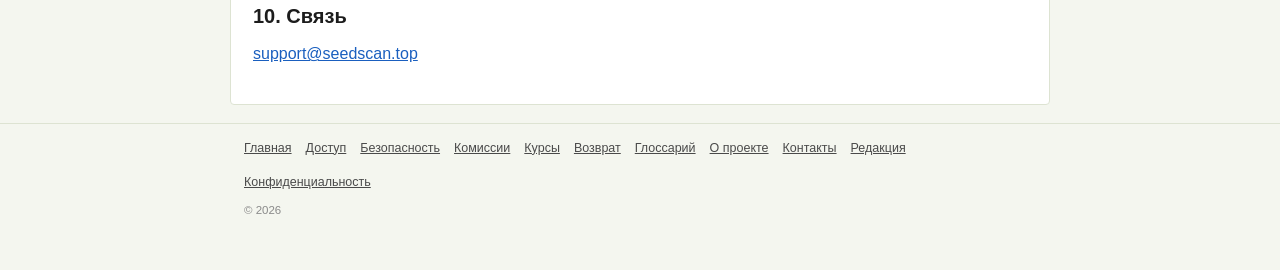
<file: terms.html>
<!doctype html>
<html lang="ru">
<head>
<meta charset="utf-8">
<meta name="viewport" content="width=device-width,initial-scale=1">
<title>Условия использования</title>
<meta name="description" content="Что покрывают материалы страницы, за что она не отвечает, как соотносятся с правилами обменников и сервиса.">
<link rel="canonical" href="https://bestchange-ru.github.io/terms.html">
<link rel="icon" href="/favicon.svg" type="image/svg+xml">
<link rel="stylesheet" href="/style.css">
</head>
<body>
<header class="site"><div class="wrap">
  <a class="brand" href="/"><b>BEST</b><i>CHANGE</i><span class="tail">гид</span></a>
  <nav class="top">
    <a href="/guide.html">Доступ</a><a href="/security.html">Безопасность</a>
    <a href="/fees.html">Комиссии</a><a href="/rates.html">Курсы</a><a href="/returns.html">Возврат</a><a href="/glossary.html">Глоссарий</a><a href="/about.html">О проекте</a>
  </nav>
</div></header>

<main class="wrap">
<p class="crumbs"><a href="/">Главная</a> → Условия</p>
<h1>Условия использования</h1>
<p class="meta">Действуют с 24 ноября 2026</p>

<h2>1. Что такое эта страница</h2>
<p>Независимый информационный ресурс. Не официальный сайт сервиса, не обменник, не платёжный агент. Материалы носят справочный характер.</p>

<h2>2. Роль и границы</h2>
<p>Страница объясняет, как восстановить доступ и на что смотреть при обмене. Курсы, резервы, заявки, выплаты и поддержка находятся на стороне сервиса и конкретных обменников. Договор обмена вы заключаете с обменником, а не с нами.</p>

<h2>3. Точность</h2>
<p>Материалы обновляются, но правила обменников и условия сетей меняются чаще. Перед сделкой сверяйтесь с актуальными правилами на сайте обменника. Ошибки и устаревшие фрагменты возможны — сообщайте через <a href="/contacts.html">контакты</a>.</p>

<h2>4. Ответственность</h2>
<p>Мы не отвечаем за:</p>
<ul>
<li>решения обменников, сроки и суммы выплат;</li>
<li>блокировки счетов и платежей на стороне банков;</li>
<li>последствия перехода по внешним ссылкам;</li>
<li>работу сторонних приложений и ботов.</li>
</ul>

<h2>5. Ссылки и партнёрство</h2>
<p>Часть внешних ссылок — партнёрские: переход и последующий обмен могут принести проекту процент. На сумму, курс и правила сделки это не влияет — их определяет обменник.</p>
<p>Мы проверяем адреса перед публикацией, но не контролируем содержимое чужих сайтов и не несём за него ответственности. Если адрес со временем перестал вести куда нужно — сообщите через контакты.</p>

<h2>6. Интеллектуальная собственность</h2>
<p>Тексты, таблицы и вёрстка страницы — наши; их можно цитировать со ссылкой на источник. Права на бренд, курсы, данные и интерфейс сервиса принадлежат их владельцам. Скриншоты сервиса приведены для пояснения и не являются его официальными материалами.</p>

<h2>7. Отсутствие гарантий</h2>
<p>Материалы предоставляются «как есть». Мы не гарантируем бесперебойную работу страницы, точность чужих курсов и доступность внешних сервисов. Проверка по нашим чек-листам снижает риск, но не исключает его.</p>

<h2>8. Не инвестиционная рекомендация</h2>
<p>Материалы не являются советом по инвестициям, налогам или праву. Решения принимаются самостоятельно.</p>

<h2>9. Изменения</h2>
<p>Условия могут меняться. Дата в шапке — дата последней редакции. Продолжая пользоваться страницей, вы принимаете текущую версию.</p>

<h2>10. Связь</h2>
<p><a href="mailto:support@seedscan.top">support@seedscan.top</a></p>
</main>

<footer class="site"><div class="wrap">
  <div class="cols"><a href="/">Главная</a><a href="/guide.html">Доступ</a><a href="/security.html">Безопасность</a><a href="/fees.html">Комиссии</a><a href="/rates.html">Курсы</a><a href="/returns.html">Возврат</a><a href="/glossary.html">Глоссарий</a><a href="/about.html">О проекте</a><a href="/contacts.html">Контакты</a><a href="/editorial.html">Редакция</a><a href="/privacy.html">Конфиденциальность</a></div>
  <p class="small">© 2026</p>
</div></footer>
</body>
</html>
</file>
<file: style.css>
* { box-sizing: border-box; }

:root {
  --bg: #f4f6ef;
  --panel: #ffffff;
  --txt: #1c1c1c;
  --muted: #6f7570;
  --line: #dde3d2;
  --olive: #3f5a00;
  --green: #74b800;
  --green-dark: #5e9600;
  --soft: #f4f8e8;
  --warn-bg: #fdf6e6;
  --warn-line: #e0b154;
  --acc-link: #1a5fbf;
}

body {
  margin: 0;
  background: var(--bg);
  color: var(--txt);
  font-family: Arial, Helvetica, "Segoe UI", sans-serif;
  font-size: 16px;
  line-height: 1.65;
  padding: 0 0 40px;
}

a { color: var(--acc-link); }

.wrap { max-width: 820px; margin: 0 auto; padding: 0 14px; }

/* шапка */
header.site {
  background: #fff;
  border-bottom: 3px solid #9ec93b;
  margin-bottom: 18px;
}

header.site .wrap {
  display: flex;
  align-items: center;
  justify-content: space-between;
  gap: 14px;
  flex-wrap: wrap;
  padding: 14px 14px;
}

.brand {
  display: inline-flex;
  align-items: baseline;
  gap: 0;
  text-decoration: none;
  font-family: "Arial Black", "Segoe UI", Impact, sans-serif;
  font-size: 20px;
  line-height: 1;
  letter-spacing: -.2px;
  color: #0d0d0d;
  user-select: none;
}

.brand b {
  background: #0d0d0d;
  color: #fff;
  padding: 4px 8px 5px;
  font-weight: 900;
  border-radius: 2px 0 0 2px;
}

.brand i {
  background: #d2d2d2;
  color: #3a3a3a;
  padding: 4px 8px 5px;
  border: 2px solid #111;
  border-left: 0;
  border-radius: 0 2px 2px 0;
  font-style: normal;
  margin-left: 0;
}

.brand span.tail {
  font-family: Arial, sans-serif;
  font-size: 11.5px;
  color: #6f7570;
  margin-left: 8px;
  letter-spacing: 0;
}

nav.top {
  display: flex;
  gap: 16px;
  flex-wrap: wrap;
  font-size: 13.5px;
}

nav.top a { color: var(--olive); text-decoration: none; font-weight: 700; }
nav.top a:hover { text-decoration: underline; }
nav.top a[aria-current="page"] { font-weight: 700; text-decoration: underline; }

/* карточка контента */
main.wrap {
  background: var(--panel);
  border: 1px solid var(--line);
  border-radius: 4px;
  padding: 22px 22px 26px;
}

.crumbs { font-size: 12.5px; color: var(--muted); margin: 0 0 8px; }
.crumbs a { color: var(--muted); }

h1 { font-size: 26px; line-height: 1.28; margin: 0 0 10px; }
.lead { margin: 0 0 6px; color: #4a4a4a; }
.meta { margin: 10px 0 0; font-size: 12.5px; color: var(--muted); }

h2 { font-size: 20px; margin: 26px 0 8px; }
h2:first-child { margin-top: 0; }
h3 { font-size: 16px; margin: 16px 0 4px; }

p { margin: 0 0 10px; }
ul, ol { margin: 0 0 12px; padding-left: 22px; }
li { margin: 0 0 5px; }

hr { border: 0; border-top: 1px solid var(--line); margin: 22px 0; }

/* оглавление */
.toc {
  background: var(--soft);
  border-left: 3px solid #9ec93b;
  padding: 12px 16px;
  margin: 16px 0 20px;
  font-size: 14.5px;
}

.toc strong { display: block; margin-bottom: 4px; color: var(--olive); }
.toc ol { margin: 0; padding-left: 20px; }

/* кнопки */
.btn {
  display: inline-block;
  margin: 6px 0 4px;
  padding: 11px 22px;
  background: linear-gradient(180deg, #96cf1c, #74b800);
  border: 1px solid var(--green-dark);
  border-radius: 4px;
  color: #fff;
  font-weight: 700;
  text-decoration: none;
  text-shadow: 0 1px 0 rgba(0, 0, 0, .2);
}

.btn:hover { background: linear-gradient(180deg, #a6e024, #83cc00); }

/* блоки-заметки */
.card {
  background: #fbfcf7;
  border: 1px solid var(--line);
  border-radius: 4px;
  padding: 14px 16px;
  margin: 0 0 12px;
}

.card h3 { margin-top: 0; }

.card.note {
  background: var(--soft);
  border-left: 3px solid #9ec93b;
  font-size: 14.5px;
  color: #3e4a2a;
}

.card.warn {
  background: var(--warn-bg);
  border-left: 3px solid var(--warn-line);
  font-size: 14.5px;
  color: #5b4620;
}

/* сетка */
.grid {
  display: grid;
  grid-template-columns: repeat(auto-fit, minmax(230px, 1fr));
  gap: 12px;
  margin: 14px 0;
}

.grid .card { margin: 0; }

.tag {
  display: inline-block;
  font-size: 11px;
  padding: 2px 7px;
  border: 1px solid #9ec93b;
  border-radius: 3px;
  background: var(--soft);
  color: var(--olive);
  margin-bottom: 6px;
}

.tag.warn { border-color: var(--warn-line); background: var(--warn-bg); color: #7a5a12; }

/* таблицы */
table {
  width: 100%;
  border-collapse: collapse;
  margin: 14px 0 18px;
  font-size: 14.5px;
}

th, td {
  border: 1px solid var(--line);
  padding: 8px 10px;
  text-align: left;
  vertical-align: top;
}

thead th { background: #eef3e0; color: var(--olive); font-weight: 700; }
tbody tr:nth-child(even) td { background: #fafbf5; }

/* глоссарий */
dl { margin: 0 0 16px; }
dt { margin: 14px 0 2px; }
dd { margin: 0; padding-left: 0; color: #3d3d3d; }

/* автор, иллюстрации, журнал проверок */
.byline {
  display: flex;
  gap: 10px;
  align-items: flex-start;
  border: 1px solid var(--line);
  background: #fbfcf7;
  border-radius: 4px;
  padding: 10px 12px;
  margin: 12px 0 16px;
}

.byline .avatar {
  flex: 0 0 38px;
  width: 38px;
  height: 38px;
  border-radius: 50%;
  background: #e6f0cf;
  border: 1px solid #b7d17a;
  color: var(--olive);
  font-weight: 700;
  font-size: 14px;
  display: flex;
  align-items: center;
  justify-content: center;
}

.byline p { margin: 0; }
.byline .n { font-weight: 700; font-size: 14px; }
.byline .m { color: var(--muted); font-size: 12px; }

figure.shot {
  margin: 16px auto 18px;
  max-width: 600px;
  border: 1px solid var(--line);
  background: #fff;
  padding: 8px;
  border-radius: 4px;
}

figure.shot img { display: block; width: 100%; height: auto; border: 1px solid #ececec; }
figure.shot figcaption { font-size: 12.5px; color: var(--muted); padding: 7px 2px 0; line-height: 1.5; }

table.log td:first-child { white-space: nowrap; }
.ok { color: #2f7a12; font-weight: 700; }
.bad { color: #a3470f; font-weight: 700; }

.disclosure {
  border: 1px dashed var(--warn-line);
  background: var(--warn-bg);
  padding: 10px 12px;
  font-size: 12.5px;
  color: #5b4620;
  border-radius: 4px;
  margin: 14px 0;
}

.faq-note { font-size: 12.5px; color: var(--muted); margin-top: -2px; }

/* FAQ */
details {
  border: 1px solid var(--line);
  border-radius: 4px;
  background: #fbfcf7;
  margin: 0 0 8px;
}

summary {
  cursor: pointer;
  padding: 11px 14px;
  font-weight: 700;
  font-size: 15px;
  list-style: none;
  color: var(--txt);
}

summary::-webkit-details-marker { display: none; }
summary::after { content: "+"; float: right; color: var(--green); font-weight: 700; }
details[open] summary::after { content: "\2013"; }

details > p { padding: 0 14px 12px; margin: 0; font-size: 14.5px; color: #444; }

/* подвал */
footer.site {
  margin-top: 18px;
  padding-top: 14px;
  border-top: 1px solid var(--line);
  font-size: 12.5px;
  color: #666;
}

footer.site .cols {
  display: flex;
  gap: 14px;
  flex-wrap: wrap;
  margin-bottom: 8px;
}

footer.site a { color: #4a4a4a; }
footer.site .small { font-size: 11.5px; color: #8a8a8a; }

.small { font-size: 13px; }
.muted { color: var(--muted); }

/* липкая кнопка */
.sticky {
  position: fixed;
  left: 0;
  right: 0;
  bottom: 0;
  z-index: 9;
  padding: 8px 12px calc(8px + env(safe-area-inset-bottom));
  background: linear-gradient(180deg, rgba(244, 246, 239, .35), #f4f6ef 55%);
  backdrop-filter: blur(6px);
  text-align: center;
}

.sticky .btn { margin: 0; padding: 12px 26px; }

body.has-sticky { padding-bottom: 88px; }

@media (max-width: 620px) {
  h1 { font-size: 21px; }
  main.wrap { padding: 18px 14px 22px; }
  nav.top { font-size: 13px; gap: 12px; }
  header.site .wrap { padding: 12px 14px; gap: 10px; }
  th, td { padding: 6px 8px; font-size: 13.5px; }
}
</file>
